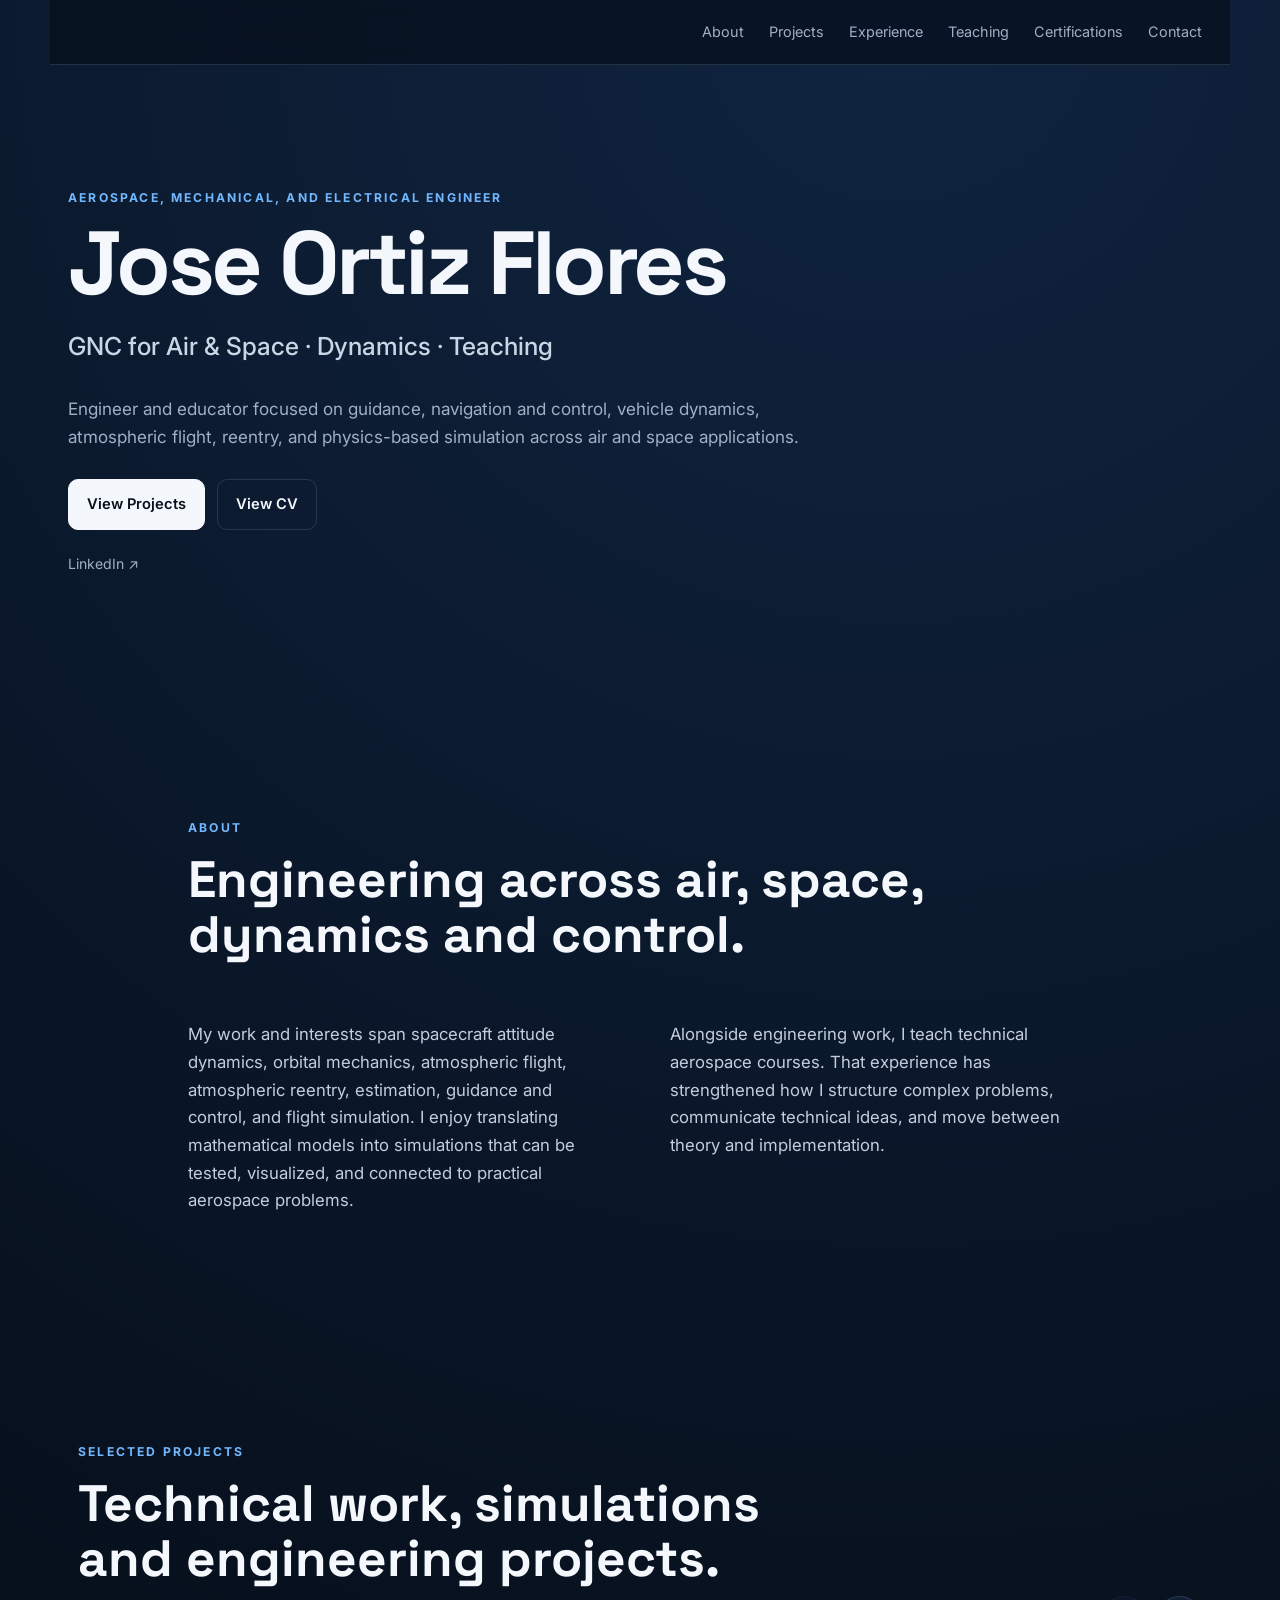
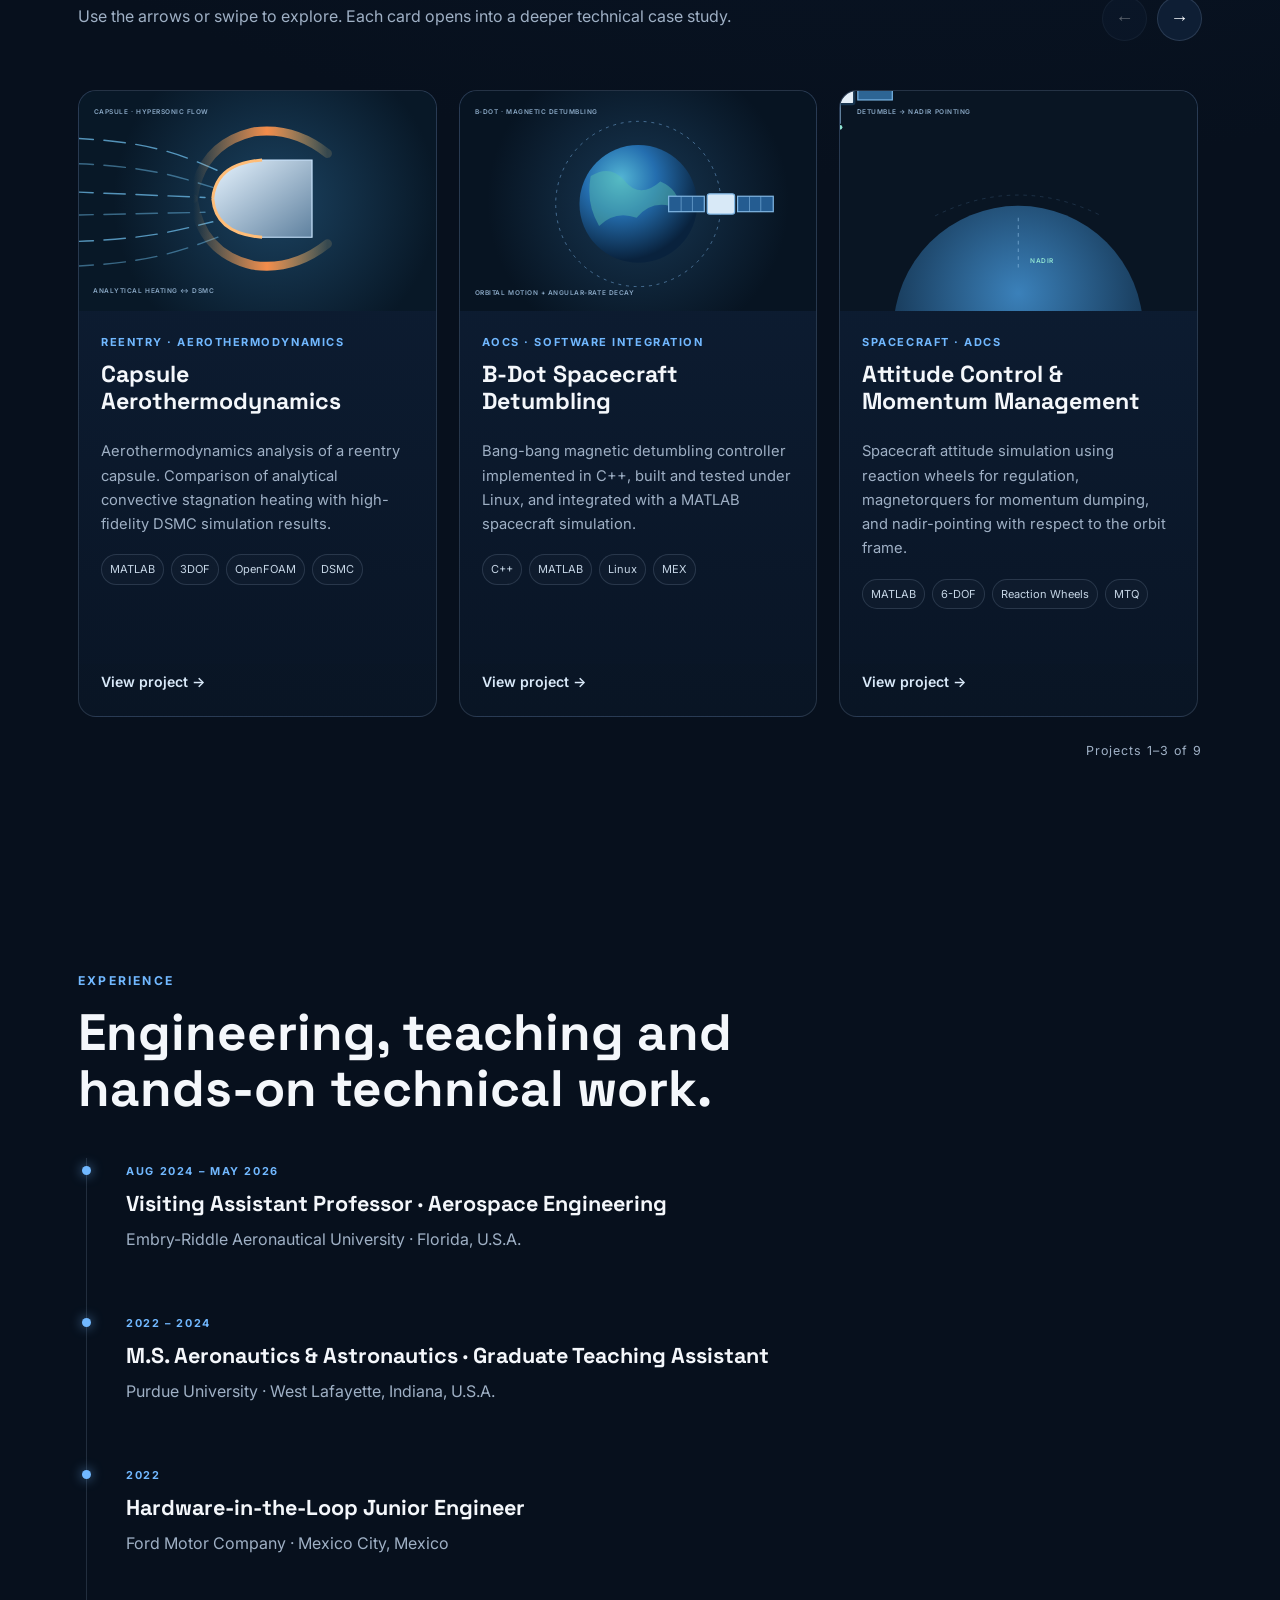
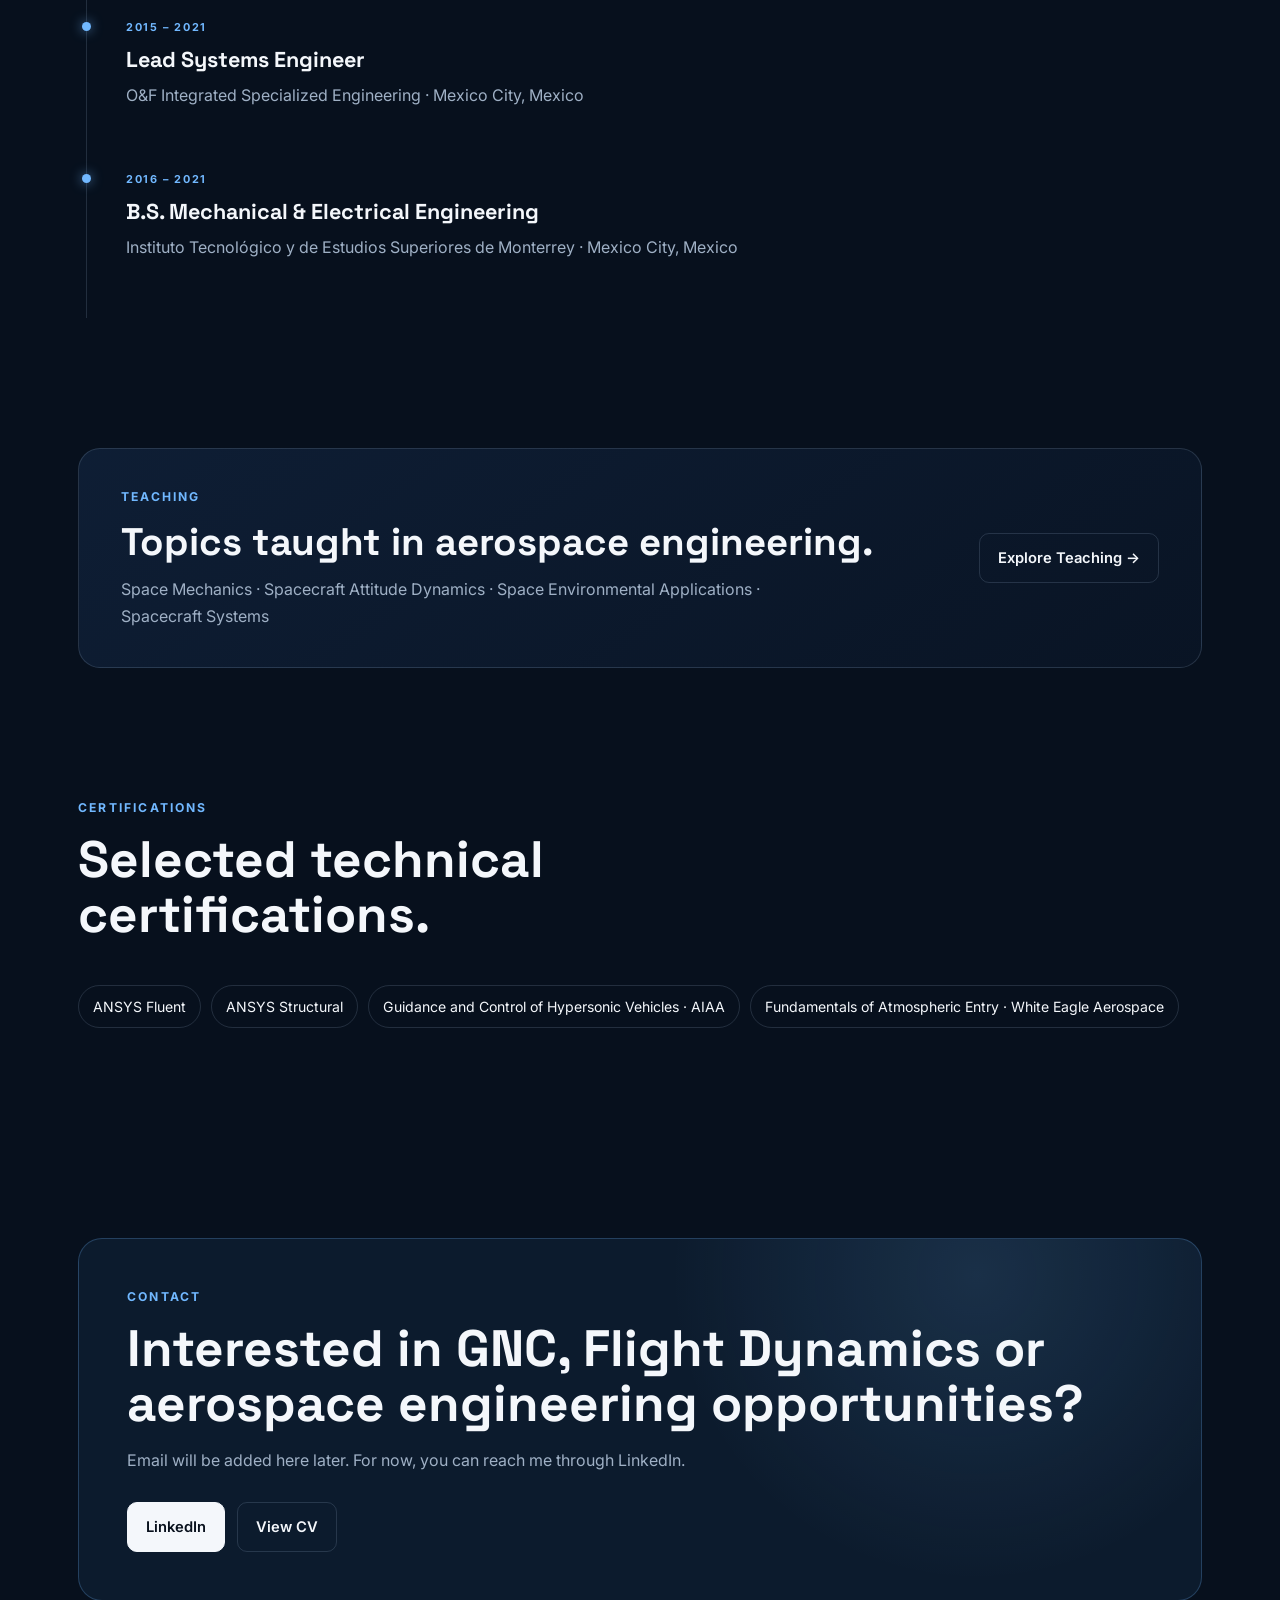
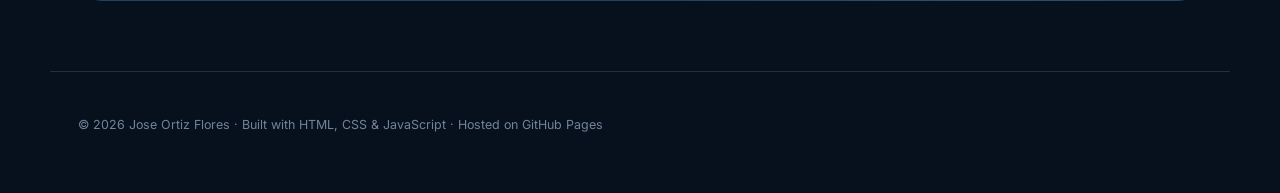
<file: index.html>
<!DOCTYPE html>

<html lang="en">
<head>
<meta charset="utf-8"/>
<meta content="width=device-width, initial-scale=1.0" name="viewport"/>
<meta content="Jose Ortiz Flores — Aerospace, Mechanical, and Electrical Engineer focused on GNC for air and space, dynamics, and teaching." name="description"/>
<title>Jose Ortiz Flores | GNC for Air &amp; Space</title>
<link href="https://fonts.googleapis.com" rel="preconnect"/>
<link crossorigin="" href="https://fonts.gstatic.com" rel="preconnect"/>
<link href="https://fonts.googleapis.com/css2?family=Inter:wght@400;500;600;700&amp;family=Space+Grotesk:wght@500;600;700&amp;display=swap" rel="stylesheet"/>
<link href="style.css" rel="stylesheet"/>
</head>
<body>
<header class="site-header">
<div aria-hidden="true" class="brand-spacer"></div>
<nav aria-label="Primary navigation" class="nav">
<a href="#about">About</a>
<a href="#projects">Projects</a>
<a href="#experience">Experience</a>
<a href="teaching.html">Teaching</a>
<a href="#certifications">Certifications</a>
<a href="#contact">Contact</a>
</nav>
</header>
<main>
<section class="hero section hero-no-visual" id="home">
<div class="hero-copy reveal">
<p class="eyebrow">AEROSPACE, MECHANICAL, AND ELECTRICAL ENGINEER</p>
<h1>Jose Ortiz Flores</h1>
<h2>GNC for Air &amp; Space · Dynamics · Teaching</h2>
<p class="hero-text">Engineer and educator focused on guidance, navigation and control, vehicle dynamics, atmospheric flight, reentry, and physics-based simulation across air and space applications.</p>
<div class="hero-actions">
<a class="button primary" href="#projects">View Projects</a>
<a class="button secondary" href="assets/CV_JOF_Aug_2026.pdf" rel="noopener" target="_blank">View CV</a>
</div>
<div class="hero-links">
<a href="https://www.linkedin.com/in/jose-ortiz-flores-11a485203" rel="noopener" target="_blank">LinkedIn ↗</a>
</div>
</div>
</section>
<section class="section narrow" id="about">
<div class="section-heading reveal">
<p class="eyebrow">ABOUT</p>
<h2>Engineering across air, space, dynamics and control.</h2>
</div>
<div class="about-grid reveal">
<p>My work and interests span spacecraft attitude dynamics, orbital mechanics, atmospheric flight, atmospheric reentry, estimation, guidance and control, and flight simulation. I enjoy translating mathematical models into simulations that can be tested, visualized, and connected to practical aerospace problems.</p>
<p>Alongside engineering work, I teach technical aerospace courses. That experience has strengthened how I structure complex problems, communicate technical ideas, and move between theory and implementation.</p>
</div>
</section>
<section class="section" id="projects">
<div class="projects-heading-row reveal">
<div class="section-heading">
<p class="eyebrow">SELECTED PROJECTS</p>
<h2>Technical work, simulations and engineering projects.</h2>
<p>Use the arrows or swipe to explore. Each card opens into a deeper technical case study.</p>
</div>
<div aria-label="Project carousel controls" class="carousel-controls">
<button aria-label="Previous projects" class="carousel-button" id="projects-prev" type="button">←</button>
<button aria-label="Next projects" class="carousel-button" id="projects-next" type="button">→</button>
</div>
</div>
<div aria-label="Selected projects" class="project-carousel reveal" id="project-carousel" tabindex="0"><article class="project-card"><a aria-label="Open capsule aerothermodynamics project" class="project-preview capsule-preview" href="projects/genesis-reentry.html"><svg aria-label="Animated hypersonic flow around a reentry capsule" role="img" viewbox="0 0 600 360"><defs><lineargradient id="capsuleShield" x1="0" x2="1" y1="0" y2="1"><stop offset="0" stop-color="#e7f4ff"></stop><stop offset="1" stop-color="#5f819f"></stop></lineargradient><lineargradient id="capsuleShock"><stop offset="0" stop-color="#ffbc67" stop-opacity="0"></stop><stop offset=".55" stop-color="#ff914b" stop-opacity=".95"></stop><stop offset="1" stop-color="#ffcf75" stop-opacity=".15"></stop></lineargradient></defs><g class="capsule-flow"><path d="M-120 72 C95 72 150 92 236 130"></path><path d="M-120 115 C100 115 145 133 225 157"></path><path d="M-120 160 L212 174"></path><path d="M-120 206 L212 199"></path><path d="M-120 250 C100 250 145 234 225 215"></path><path d="M-120 292 C95 292 150 272 236 240"></path></g><path class="capsule-shock" d="M192 176 Q205 85 292 64 Q360 54 418 100" fill="none" stroke="url(#capsuleShock)" stroke-linecap="round" stroke-width="15"></path><path class="capsule-shock" d="M192 176 Q205 267 292 288 Q360 298 418 252" fill="none" stroke="url(#capsuleShock)" stroke-linecap="round" stroke-width="15"></path><path d="M225 176 Q230 117 308 111 L392 111 L392 241 L308 241 Q230 235 225 176Z" fill="url(#capsuleShield)" stroke="#cbe6ff" stroke-width="2"></path><path d="M225 176 Q230 117 308 111" fill="none" stroke="#ffbd78" stroke-width="5"></path><path d="M225 176 Q230 235 308 241" fill="none" stroke="#ffbd78" stroke-width="5"></path><text x="25" y="33">CAPSULE · HYPERSONIC FLOW</text><text x="24" y="335">ANALYTICAL HEATING  ↔  DSMC</text></svg></a><div class="project-body"><div class="project-meta">REENTRY · AEROTHERMODYNAMICS</div><h3>Capsule Aerothermodynamics</h3><p>Aerothermodynamics analysis of a reentry capsule. Comparison of analytical convective stagnation heating with high-fidelity DSMC simulation results.</p><div class="tags"><span>MATLAB</span><span>3DOF</span><span>OpenFOAM</span><span>DSMC</span></div><a class="project-link" href="projects/genesis-reentry.html">View project →</a></div></article>
<article class="project-card">
<a aria-label="Open B-dot spacecraft detumbling project" class="project-preview bdot-orbit-preview" href="projects/bdot-detumbling.html"><svg aria-label="Satellite orbiting Earth and progressively detumbling" role="img" viewbox="0 0 600 360"><defs><radialgradient cx="35%" cy="28%" id="bdotNewEarth" r="70%"><stop stop-color="#53b5d4"></stop><stop offset=".43" stop-color="#246eaf"></stop><stop offset="1" stop-color="#09223d"></stop></radialgradient></defs><circle cx="300" cy="185" fill="url(#bdotNewEarth)" r="99"></circle><path d="M220 138 Q253 117 278 147 T337 147 Q370 161 369 194 Q326 173 297 208 Q261 195 234 222 Q211 183 220 138Z" fill="#5ac2b0" opacity=".45"></path><circle cx="300" cy="185" fill="none" opacity=".55" r="139" stroke="#80b9ee" stroke-dasharray="5 8" stroke-width="1.5"></circle><g class="bdot-orbit"><g class="bdot-orbit-body"><rect fill="#d8e9f7" height="34" rx="4" stroke="#82b8e5" stroke-width="2" width="46" x="-23" y="-17"></rect><rect fill="#245c91" height="26" stroke="#82b8e5" stroke-width="2" width="60" x="-88" y="-13"></rect><path d="M-67 -13V13M-48 -13V13" stroke="#82b8e5"></path><rect fill="#245c91" height="26" stroke="#82b8e5" stroke-width="2" width="60" x="28" y="-13"></rect><path d="M48 -13V13M67 -13V13" stroke="#82b8e5"></path></g></g><text x="25" y="34">B-DOT · MAGNETIC DETUMBLING</text><text x="25" y="338">ORBITAL MOTION  +  ANGULAR-RATE DECAY</text></svg></a>
<div class="project-body"><div class="project-meta">AOCS · SOFTWARE INTEGRATION</div><h3>B-Dot Spacecraft Detumbling</h3><p>Bang-bang magnetic detumbling controller implemented in C++, built and tested under Linux, and integrated with a MATLAB spacecraft simulation.</p><div class="tags"><span>C++</span><span>MATLAB</span><span>Linux</span><span>MEX</span></div><a class="project-link" href="projects/bdot-detumbling.html">View project →</a></div>
</article>
<article class="project-card">
<a aria-label="Open spacecraft attitude control project" class="project-preview detumble-preview" href="projects/spacecraft-adcs.html">
<svg aria-label="Satellite detumbling and settling into nadir pointing" role="img" viewbox="0 0 600 360">
<defs>
<radialgradient cx="50%" cy="35%" id="earthGlow" r="65%"><stop offset="0" stop-color="#3f8ac7"></stop><stop offset="1" stop-color="#102b45"></stop></radialgradient>
</defs>
<circle cx="300" cy="398" fill="url(#earthGlow)" opacity=".92" r="210"></circle>
<path d="M160 205 Q300 135 440 205" fill="none" stroke="currentColor" stroke-dasharray="6 8" stroke-opacity=".25"></path>
<g class="detumble-sat">
<rect class="sat-core" height="34" rx="3" width="48" x="-24" y="-17"></rect>
<rect class="sat-panel" height="20" width="58" x="-88" y="-10"></rect><rect class="sat-panel" height="20" width="58" x="30" y="-10"></rect>
<line class="nadir-boom" x1="0" x2="0" y1="17" y2="50"></line>
<circle class="nadir-dot" cx="0" cy="56" r="4"></circle>
</g>
<path class="nadir-line" d="M300 208 L300 294"></path>
<text x="28" y="34">DETUMBLE → NADIR POINTING</text>
<text class="nadir-label" x="320" y="284">NADIR</text>
</svg>
</a>
<div class="project-body">
<div class="project-meta">SPACECRAFT · ADCS</div>
<h3>Attitude Control &amp; Momentum Management</h3>
<p>Spacecraft attitude simulation using reaction wheels for regulation, magnetorquers for momentum dumping, and nadir-pointing with respect to the orbit frame.</p>
<div class="tags"><span>MATLAB</span><span>6-DOF</span><span>Reaction Wheels</span><span>MTQ</span></div>
<a class="project-link" href="projects/spacecraft-adcs.html">View project →</a>
</div>
</article>
<article class="project-card">
<a aria-label="Open relative navigation project" class="project-preview rendezvous-preview" href="projects/relative-navigation.html">
<svg aria-label="Animated relative rendezvous trajectory" role="img" viewbox="0 0 600 360">
<defs><pattern height="30" id="rvGrid" patternunits="userSpaceOnUse" width="30"><path d="M30 0H0V30" fill="none" stroke="currentColor" stroke-opacity=".09"></path></pattern></defs>
<rect fill="url(#rvGrid)" height="360" width="600"></rect>
<circle class="chief" cx="300" cy="180" r="20"></circle>
<path class="trajectory" d="M72 265 C160 72 430 315 300 180"></path>
<circle class="deputy" r="8"><animatemotion dur="5s" path="M72 265 C160 72 430 315 300 180" repeatcount="indefinite"></animatemotion></circle>
<circle class="range-ring" cx="300" cy="180" r="60"></circle><circle class="range-ring" cx="300" cy="180" r="108"></circle>
<text x="320" y="172">CHIEF</text><text x="28" y="34">RELATIVE NAVIGATION</text>
</svg>
</a>
<div class="project-body">
<div class="project-meta">GNC · ESTIMATION</div>
<h3>Relative Navigation &amp; Rendezvous</h3>
<p>Range and camera measurements fused with an EKF, paired with constrained model predictive control for deputy-to-chief rendezvous.</p>
<div class="tags"><span>Python</span><span>EKF</span><span>MPC</span><span>HCW</span></div>
<a class="project-link" href="projects/relative-navigation.html">View project →</a>
</div>
</article>

<article class="project-card">
<a aria-label="Open atmospheric reentry project" class="project-preview reentry-preview" href="projects/reentry-guidance.html">
<svg aria-label="Blunt capsule entering heat-shield-first through the atmosphere with a glowing plasma wake" role="img" viewbox="0 0 600 360">
<circle class="planet-disc" cx="300" cy="430" r="260"></circle>
<circle class="atmosphere-ring" cx="300" cy="430" r="292"></circle>
<path class="entry-path" d="M40 78 C160 102 210 118 260 165 C302 205 330 235 355 268"></path>
<path class="corridor-edge" d="M65 46 C175 70 250 95 315 160"></path><path class="corridor-edge" d="M57 112 C160 128 221 145 276 198"></path>
<g class="reentry-vehicle">
<g class="capsule-shape" transform="rotate(270)">
<path d="M-11 -13 Q1 -18 12 -10 L18 6 Q4 18 -12 13 L-18 4 Z"></path>
<path class="capsule-shield" d="M-18 4 Q1 18 18 6"></path>
<line class="capsule-panel" x1="-8" x2="10" y1="-9" y2="-6"></line>
</g>
<animatemotion dur="5.2s" path="M40 78 C160 102 210 118 260 165 C302 205 330 235 355 268" repeatcount="indefinite" rotate="auto"></animatemotion>
</g>
<text x="28" y="32">ENTRY CORRIDOR + GUIDANCE</text>
</svg>
</a>
<div class="project-body">
<div class="project-meta">REENTRY · OPTIMAL CONTROL</div>
<h3>Atmospheric Reentry Guidance &amp; Entry Corridor</h3>
<p>Entry-corridor analysis and constrained atmospheric trajectory optimization, combined with Purdue research on reentry guidance using sequential convex programming and trust-region strategies.</p>
<div class="tags"><span>Reentry</span><span>SCP</span><span>Trajectory Optimization</span><span>MATLAB</span></div>
<a class="project-link" href="projects/reentry-guidance.html">View project →</a>
</div>
</article>
<article class="project-card">
<a aria-label="Open halo orbit relative control project" class="project-preview halo-preview" href="projects/halo-relative-control.html">
<svg aria-label="Two spacecraft maintaining relative motion in a Sun-Earth L2 halo orbit" role="img" viewbox="0 0 600 360">
<circle class="sun-dot" cx="92" cy="180" r="38"></circle><circle class="earth-dot" cx="458" cy="180" r="10"></circle>
<circle class="l2-dot" cx="500" cy="180" r="5"></circle><text x="511" y="176">L2</text>
<ellipse class="halo-orbit" cx="500" cy="180" rx="48" ry="108" transform="rotate(-8 500 180)"></ellipse>
<g class="halo-chief"><circle cx="0" cy="0" r="8"></circle><animatemotion dur="7s" path="M500 72 C548 72 548 288 500 288 C452 288 452 72 500 72" repeatcount="indefinite"></animatemotion></g><g class="halo-deputy"><circle cx="0" cy="0" r="6"></circle><animatemotion begin="-.16s" dur="7s" path="M500 85 C541 85 541 275 500 275 C459 275 459 85 500 85" repeatcount="indefinite"></animatemotion></g>
<text x="28" y="32">SUN–EARTH L2 FORMATION CONTROL</text>
</svg>
</a>
<div class="project-body">
<div class="project-meta">CR3BP · FORMATION FLYING</div>
<h3>Station Keeping &amp; Formation Flying at Sun–Earth L2</h3>
<p>Lyapunov-based station keeping and chief–deputy formation control in nonlinear Sun–Earth L2 dynamics.</p>
<div class="tags"><span>CR3BP</span><span>Lyapunov Control</span><span>Halo Orbit</span><span>MATLAB</span></div>
<a class="project-link" href="projects/halo-relative-control.html">View project →</a>
</div>
</article>
<article class="project-card">
<a aria-label="Open solar sail optimal control project" class="project-preview solar-sail-preview" href="projects/solar-sail-optimal-control.html">
<svg aria-label="Solar sail driven by yellow solar-radiation rays toward a near-Earth asteroid" role="img" viewbox="0 0 600 360">
<g class="solar-ray-field">
<g class="solar-rays ray-copy-a">
<path d="M0 62 C150 66 310 72 600 84"></path>
<path d="M0 112 C160 116 330 120 600 126"></path>
<path d="M0 162 C170 162 350 163 600 166"></path>
<path d="M0 212 C160 208 340 204 600 196"></path>
<path d="M0 262 C150 252 315 240 600 218"></path>
<path d="M0 310 C145 296 310 276 600 244"></path>
</g>
<g class="solar-rays ray-copy-b" transform="translate(-600 0)">
<path d="M0 62 C150 66 310 72 600 84"></path>
<path d="M0 112 C160 116 330 120 600 126"></path>
<path d="M0 162 C170 162 350 163 600 166"></path>
<path d="M0 212 C160 208 340 204 600 196"></path>
<path d="M0 262 C150 252 315 240 600 218"></path>
<path d="M0 310 C145 296 310 276 600 244"></path>
</g>
</g>
<path class="solar-nominal" d="M72 276 C168 192 226 125 300 95 C379 63 436 76 488 98"></path>
<path class="solar-recovery" d="M72 276 C168 192 226 125 300 95 C332 82 351 113 364 151 C382 192 432 128 488 98"></path>
<path class="solar-safe" d="M326 110 C344 120 355 134 364 151"></path>
<g class="nea-asteroid" transform="translate(510 96)"><path d="M-21 -8 L-11 -20 L6 -17 L20 -6 L15 12 L3 20 L-15 14 L-22 3 Z"></path><circle cx="-8" cy="-5" r="3.5"></circle><circle cx="8" cy="6" r="3"></circle><circle cx="3" cy="-10" r="2"></circle></g>
<text class="nea-label" x="486" y="139">NEA</text>
<g class="solar-sail">
<path d="M-18 0 L0 -18 L18 0 L0 18 Z"></path>
<line x1="-13" x2="13" y1="-13" y2="13"></line><line x1="13" x2="-13" y1="-13" y2="13"></line>
</g>
<text x="28" y="32">SOLAR-SAIL OPTIMAL CONTROL</text>
<text class="solar-label" x="370" y="205">SAFE MODE + RECOVERY</text>
</svg>
</a>
<div class="project-body">
<div class="project-meta">OPTIMAL CONTROL · TRAJECTORY RECOVERY</div>
<h3>Solar Sail Trajectory Optimization &amp; Missed-Thrust Recovery</h3>
<p>Minimum-time solar-sail asteroid rendezvous using indirect optimal control, followed by trajectory replanning after an 8-day safe-mode event.</p>
<div class="tags"><span>Indirect Optimal Control</span><span>Solar Sail</span><span>Safe Mode</span><span>Replanning</span></div>
<a class="project-link" href="projects/solar-sail-optimal-control.html">View project →</a>
</div>
</article>
<article class="project-card">
<a aria-label="Open aerogravity assist project" class="project-preview aga-preview" href="projects/aerogravity-assist.html">
<svg aria-label="Aerogravity-assist flyby curving around Venus and skimming its upper atmosphere" role="img" viewbox="0 0 600 360">
<defs><marker id="agaArrow" markerheight="8" markerwidth="8" orient="auto" refx="7" refy="3"><path d="M0,0 L0,6 L7,3 z"></path></marker></defs>
<circle class="venus-disc" cx="330" cy="220" r="83"></circle>
<circle class="venus-atm" cx="330" cy="220" r="101"></circle>
<path class="aga-guide-path" d="M32 292 C120 291 188 274 234 238 C275 206 287 161 321 132 C364 95 430 80 568 88"></path>
<path class="aga-main-path" d="M32 292 C120 291 188 274 234 238 C275 206 287 161 321 132 C364 95 430 80 568 88" marker-end="url(#agaArrow)"></path>
<path class="aga-atmospheric" d="M247 228 C278 197 289 158 321 132 C342 114 368 102 395 95"></path>
<circle class="periapsis-mark" cx="321" cy="132" r="5"></circle>
<g class="waverider"><path d="M-15 -8 L16 0 L-15 8 L-7 0 Z"></path></g>
<text x="28" y="32">VENUS AEROGRAVITY ASSIST</text>
<text class="aga-label" x="397" y="119">AGA</text>
<text class="atmosphere-label" x="336" y="155">UPPER ATMOSPHERE</text>
</svg>
</a>
<div class="project-body">
<div class="project-meta">HYPERSONICS · TRAJECTORY OPTIMIZATION</div>
<h3>Trajectory Optimization for Aerogravity Assist</h3>
<p>Optimal Venus atmospheric trajectory for a waverider, maximizing departure velocity by reducing drag losses while exploiting aerodynamic lift.</p>
<div class="tags"><span>Optimal Control</span><span>Waverider</span><span>Venus</span><span>bvp4c</span></div>
<a class="project-link" href="projects/aerogravity-assist.html">View project →</a>
</div>
</article>
<article class="project-card">
<a aria-label="Open SAE Aero Design project" class="project-preview aircraft-preview" href="projects/sae-aero-design.html">
<img alt="SAE Aero Design RC cargo aircraft in flight" class="sae-project-photo" src="assets/images/sae-2018.jpg">
</img></a>
<div class="project-body">
<div class="project-meta">AIRCRAFT DESIGN · SAE</div>
<h3>SAE Aero Design Aircraft</h3>
<p>Design, manufacturing and flight competition work spanning structures, aerodynamics, stability &amp; control, propulsion and team leadership.</p>
<div class="tags"><span>Structures</span><span>Flight Dynamics</span><span>FEA</span><span>Manufacturing</span></div>
<a class="project-link" href="projects/sae-aero-design.html">View project →</a>
</div>
</article>
</div>
<div class="carousel-status reveal"><span id="project-position">Projects 1–3 of 8</span></div>
</section>
<section class="section" id="experience">
<div class="section-heading reveal"><p class="eyebrow">EXPERIENCE</p><h2>Engineering, teaching and hands-on technical work.</h2></div>
<div class="timeline reveal">
<div class="timeline-item"><div><span class="timeline-dot"></span></div><div class="timeline-content"><p class="timeline-date">AUG 2024 – MAY 2026</p><h3>Visiting Assistant Professor · Aerospace Engineering</h3><p>Embry-Riddle Aeronautical University · Florida, U.S.A.</p></div></div>
<div class="timeline-item"><div><span class="timeline-dot"></span></div><div class="timeline-content"><p class="timeline-date">2022 – 2024</p><h3>M.S. Aeronautics &amp; Astronautics · Graduate Teaching Assistant</h3><p>Purdue University · West Lafayette, Indiana, U.S.A.</p></div></div>
<div class="timeline-item"><div><span class="timeline-dot"></span></div><div class="timeline-content"><p class="timeline-date">2022</p><h3>Hardware-in-the-Loop Junior Engineer</h3><p>Ford Motor Company · Mexico City, Mexico</p></div></div>
<div class="timeline-item"><div><span class="timeline-dot"></span></div><div class="timeline-content"><p class="timeline-date">2015 – 2021</p><h3>Lead Systems Engineer</h3><p>O&amp;F Integrated Specialized Engineering · Mexico City, Mexico</p></div></div>
<div class="timeline-item"><div><span class="timeline-dot"></span></div><div class="timeline-content"><p class="timeline-date">2016 – 2021</p><h3>B.S. Mechanical &amp; Electrical Engineering</h3><p>Instituto Tecnológico y de Estudios Superiores de Monterrey · Mexico City, Mexico</p></div></div>
</div>
</section>
<section class="section teaching-home" id="teaching">
<div class="teaching-home-card reveal">
<div>
<p class="eyebrow">TEACHING</p>
<h2>Topics taught in aerospace engineering.</h2>
<p>Space Mechanics · Spacecraft Attitude Dynamics · Space Environmental Applications · <span class="no-wrap">Spacecraft Systems</span></p>
</div>
<a class="button secondary teaching-button" href="teaching.html">Explore Teaching →</a>
</div>
</section>
<section class="section" id="certifications">
<div class="section-heading reveal"><p class="eyebrow">CERTIFICATIONS</p><h2>Selected technical certifications.</h2></div>
<div class="cert-list reveal"><span>ANSYS Fluent</span><span>ANSYS Structural</span><span>Guidance and Control of Hypersonic Vehicles · AIAA</span><span>Fundamentals of Atmospheric Entry · White Eagle Aerospace</span></div>
</section>
<section class="section contact-section" id="contact">
<div class="contact-card reveal"><p class="eyebrow">CONTACT</p><h2>Interested in GNC, Flight Dynamics or aerospace engineering opportunities?</h2><p>Email will be added here later. For now, you can reach me through LinkedIn.</p><div class="contact-actions"><a class="button primary" href="https://www.linkedin.com/in/jose-ortiz-flores-11a485203" rel="noopener" target="_blank">LinkedIn</a><a class="button secondary" href="assets/CV_JOF_Aug_2026.pdf" rel="noopener" target="_blank">View CV</a></div></div>
</section>
</main>
<footer><p>© <span id="year"></span> Jose Ortiz Flores · Built with HTML, CSS &amp; JavaScript · Hosted on GitHub Pages</p></footer>
<script src="script.js"></script>
</body>
</html>
</file>
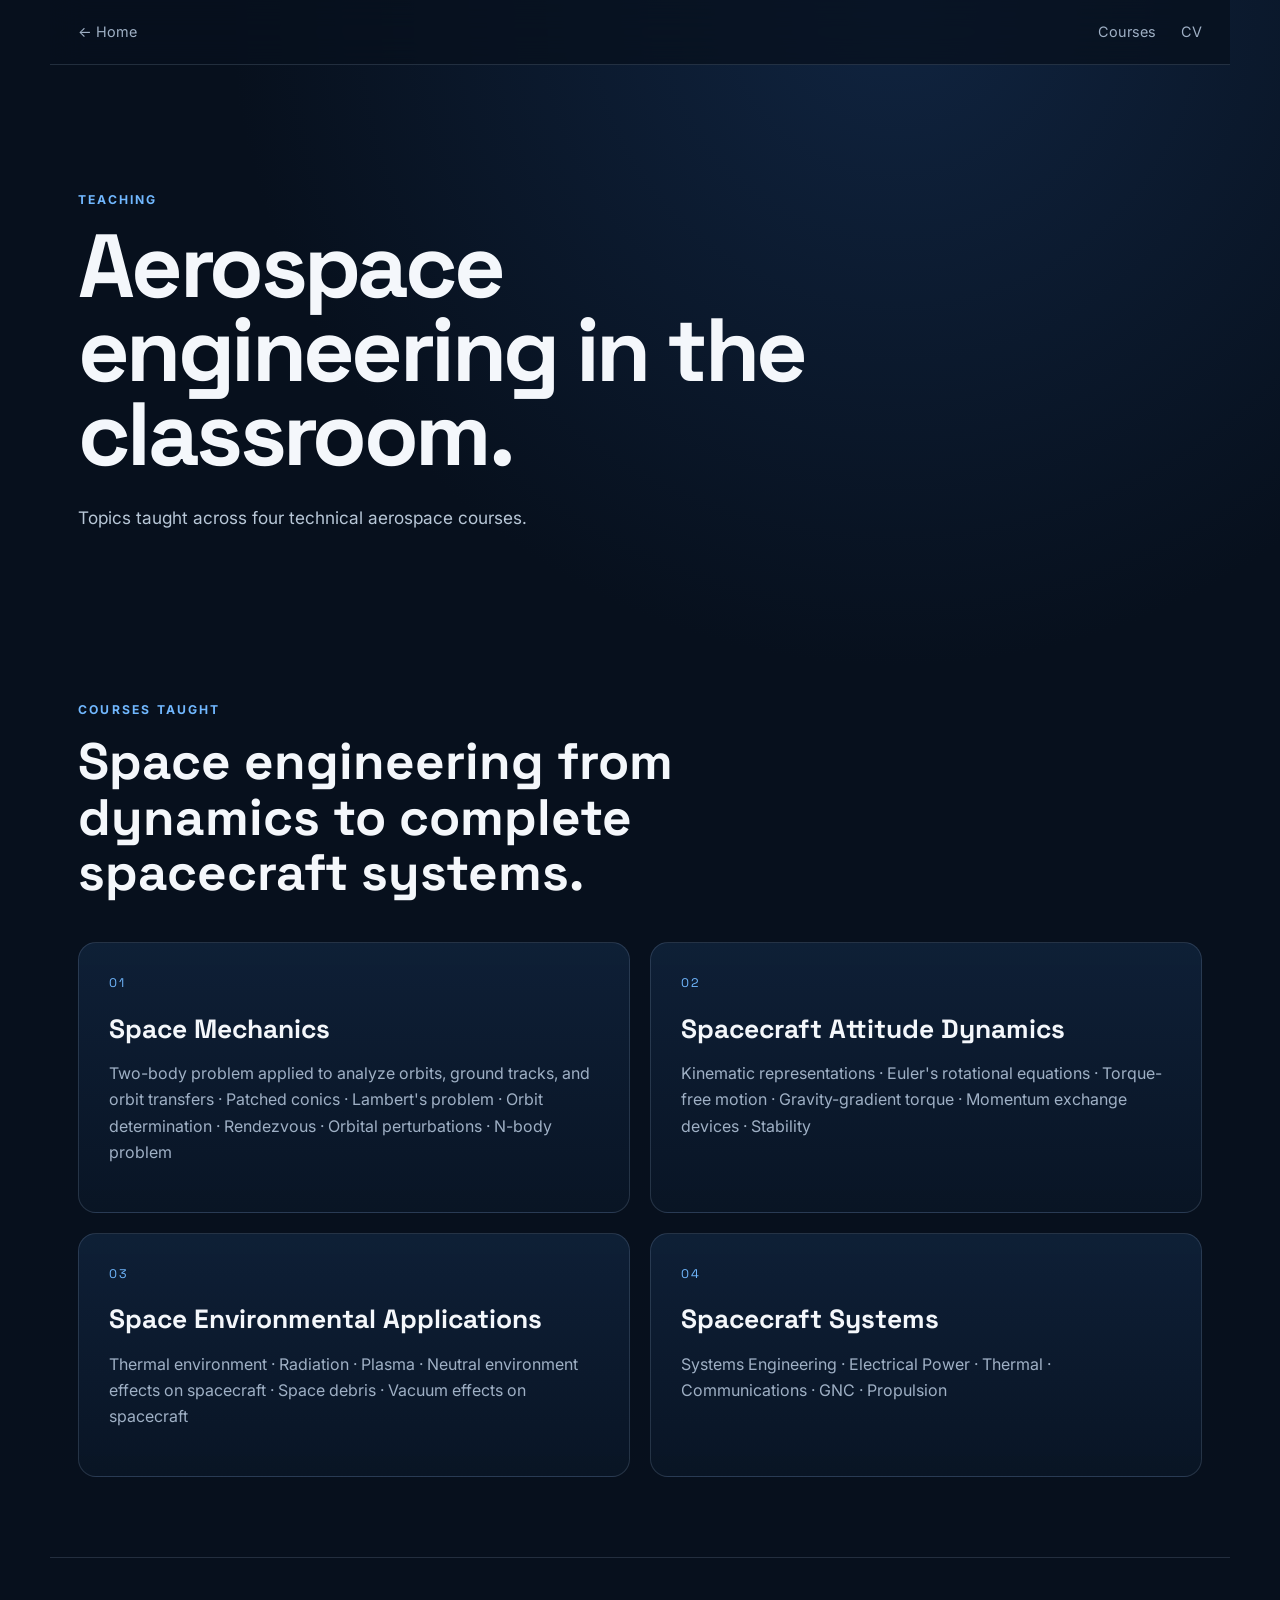
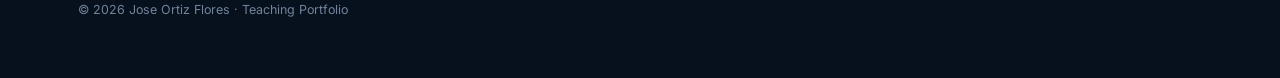
<file: teaching.html>
<!DOCTYPE html>
<html lang="en">
<head>
  <meta charset="UTF-8" />
  <meta name="viewport" content="width=device-width, initial-scale=1.0" />
  <meta name="description" content="Teaching portfolio of Jose Ortiz Flores — aerospace engineering courses, classroom projects, demonstrations, and course materials." />
  <title>Teaching | Jose Ortiz Flores</title>
  <link rel="preconnect" href="https://fonts.googleapis.com">
  <link rel="preconnect" href="https://fonts.gstatic.com" crossorigin>
  <link href="https://fonts.googleapis.com/css2?family=Inter:wght@400;500;600;700&family=Space+Grotesk:wght@500;600;700&display=swap" rel="stylesheet">
  <link rel="stylesheet" href="style.css" />
  <link rel="stylesheet" href="teaching.css" />
</head>
<body>
  <header class="site-header teaching-header">
    <a class="back-home" href="index.html">← Home</a>
    <nav class="nav" aria-label="Teaching navigation">
      <a href="#courses">Courses</a>
      <a href="assets/CV_JOF_Aug_2026.pdf" target="_blank" rel="noopener">CV</a>
    </nav>
  </header>

  <main>
    <section class="teaching-hero section">
      <p class="eyebrow reveal">TEACHING</p>
      <h1 class="reveal">Aerospace engineering in the classroom.</h1>
      <p class="teaching-lead reveal">Topics taught across four technical aerospace courses.</p>
    </section>

    <section class="section teaching-section" id="courses">
      <div class="section-heading reveal">
        <p class="eyebrow">COURSES TAUGHT</p>
        <h2>Space engineering from dynamics to complete spacecraft systems.</h2>
      </div>

      <div class="course-grid reveal">
        <article class="course-card"><p class="course-number">01</p><h3>Space Mechanics</h3><p>Two-body problem applied to analyze orbits, ground tracks, and orbit transfers · Patched conics · Lambert's problem · Orbit determination · Rendezvous · Orbital perturbations · N-body problem</p></article>
        <article class="course-card"><p class="course-number">02</p><h3>Spacecraft Attitude Dynamics</h3><p>Kinematic representations · Euler's rotational equations · Torque-free motion · Gravity-gradient torque · Momentum exchange devices · Stability</p></article>
        <article class="course-card"><p class="course-number">03</p><h3>Space Environmental Applications</h3><p>Thermal environment · Radiation · Plasma · Neutral environment effects on spacecraft · Space debris · Vacuum effects on spacecraft</p></article>
        <article class="course-card"><p class="course-number">04</p><h3>Spacecraft Systems</h3><p>Systems Engineering · Electrical Power · Thermal · Communications · GNC · Propulsion</p></article>
      </div>
    </section>

  </main>

  <footer><p>© <span id="year"></span> Jose Ortiz Flores · Teaching Portfolio</p></footer>
  <script src="script.js"></script>
</body>
</html>
</file>
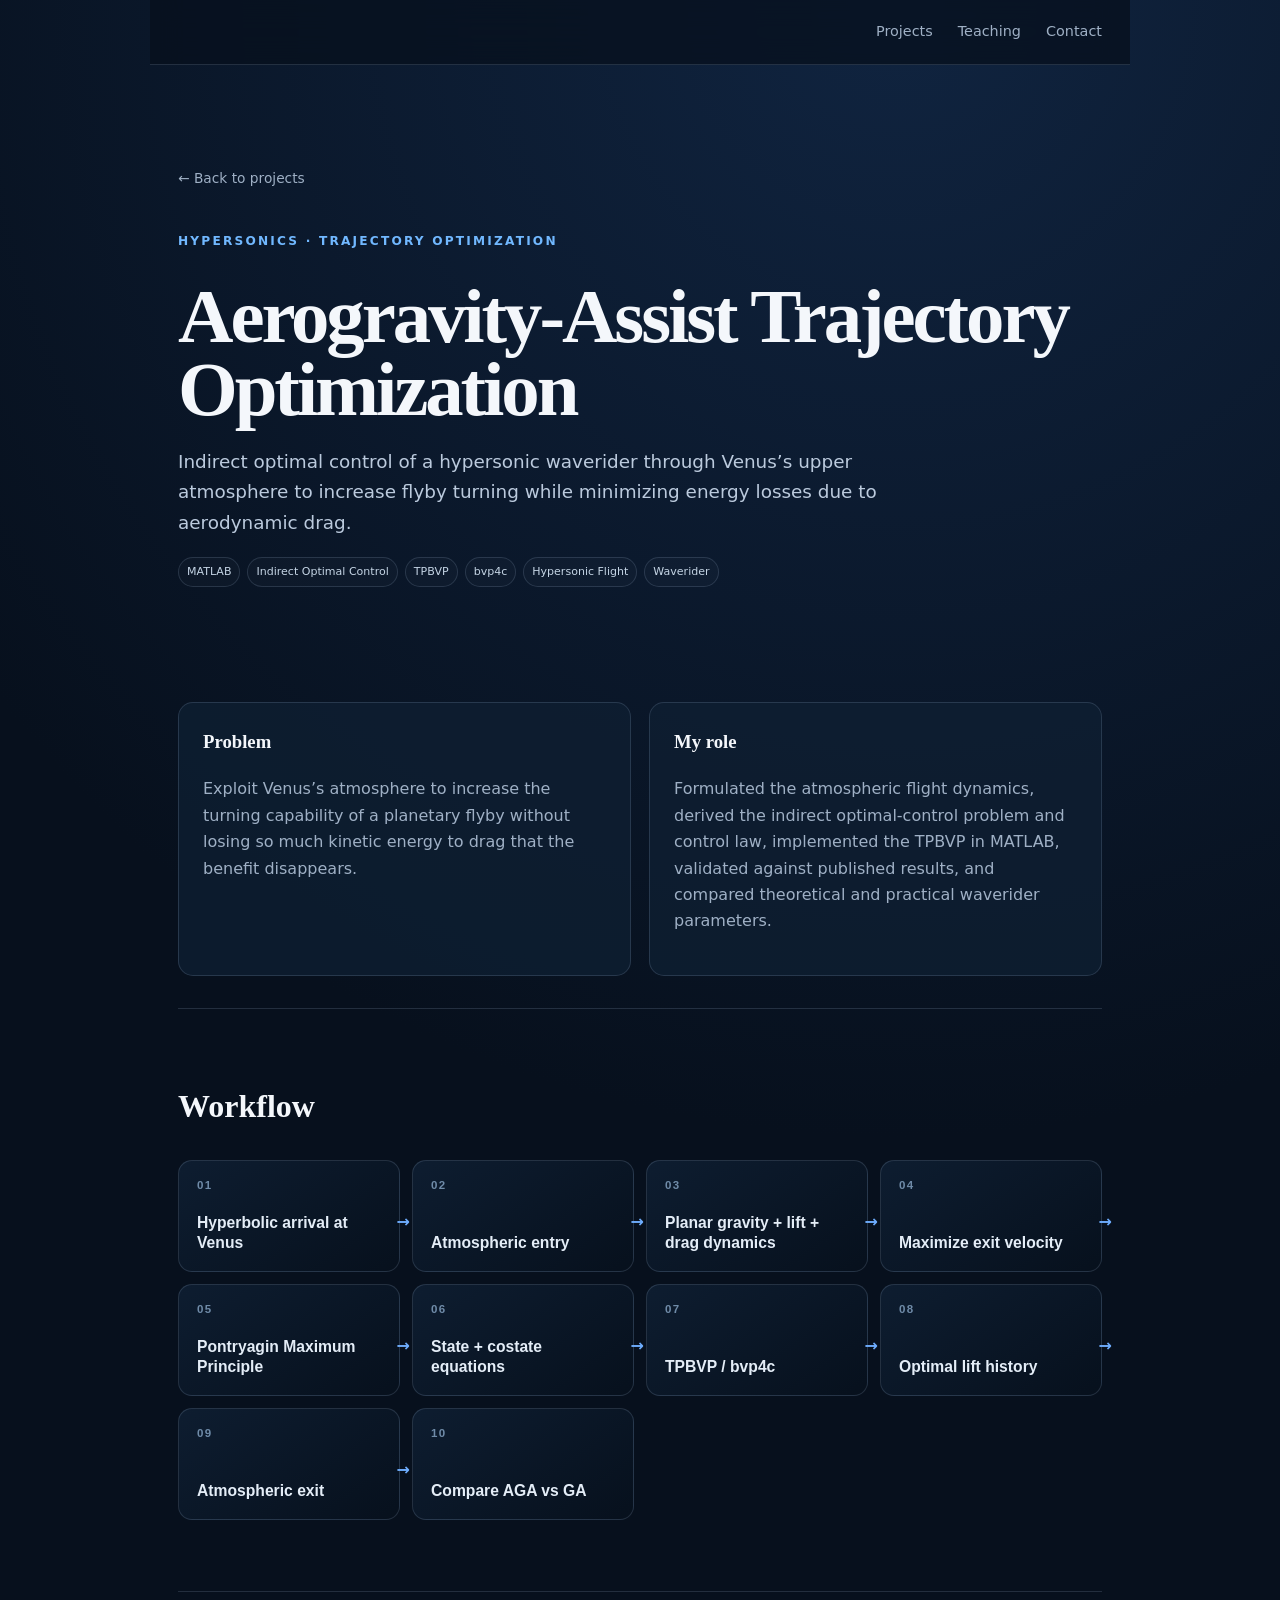
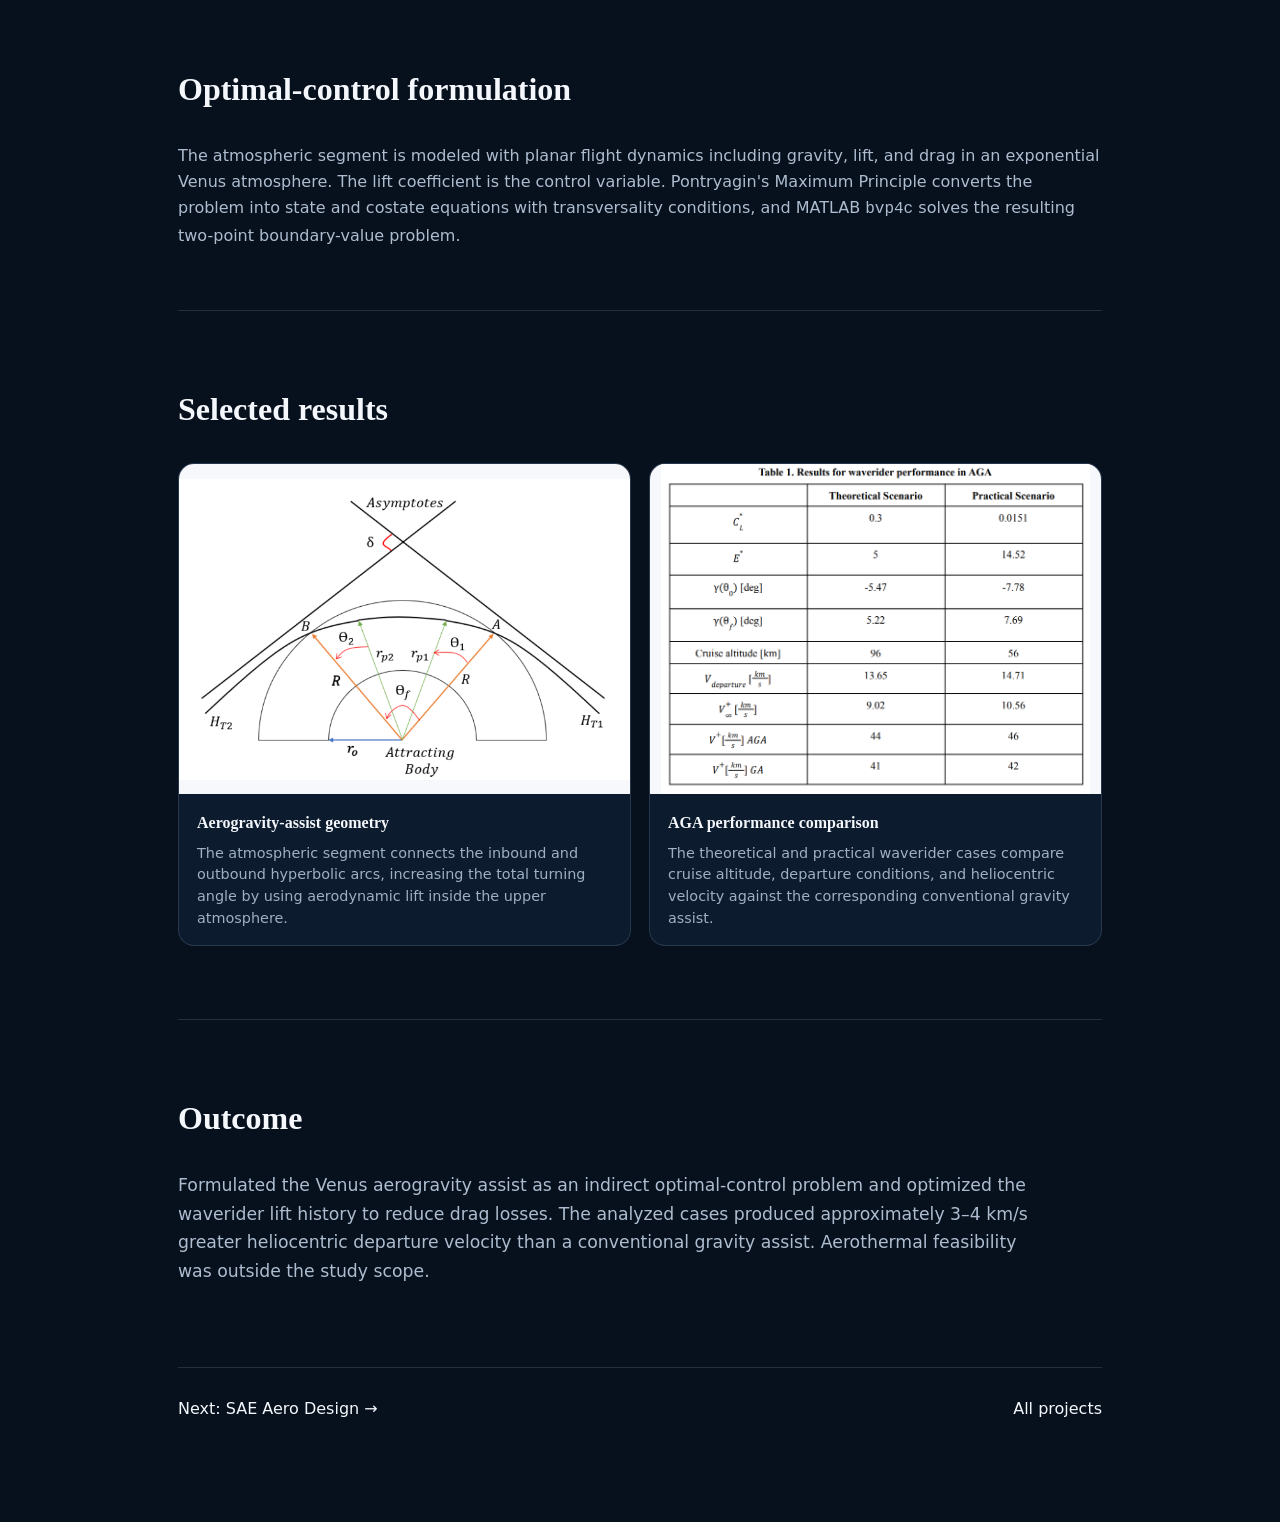
<file: projects/aerogravity-assist.html>
<!DOCTYPE html>
<html lang="en"><head><meta charset="utf-8"/><meta content="width=device-width,initial-scale=1" name="viewport"/><title>Aerogravity-Assist Trajectory Optimization | Jose Ortiz Flores</title><link href="project.css" rel="stylesheet"/></head><body class="project-page"><header class="site-header"><div aria-hidden="true" class="brand-spacer"></div><nav class="nav"><a href="../index.html#projects">Projects</a><a href="../teaching.html">Teaching</a><a href="../index.html#contact">Contact</a></nav></header><main><section class="project-hero"><a class="back-link" href="../index.html#projects">← Back to projects</a><p class="eyebrow" style="margin-top:40px">HYPERSONICS · TRAJECTORY OPTIMIZATION</p><h1>Aerogravity-Assist Trajectory Optimization</h1><p class="lead">Indirect optimal control of a hypersonic waverider through Venus’s upper atmosphere to increase flyby turning while minimizing energy losses due to aerodynamic drag.</p><div class="tags"><span>MATLAB</span><span>Indirect Optimal Control</span><span>TPBVP</span><span>bvp4c</span><span>Hypersonic Flight</span><span>Waverider</span></div></section><section class="project-content"><div class="case-grid"><div class="case-card"><h3>Problem</h3><p>Exploit Venus’s atmosphere to increase the turning capability of a planetary flyby without losing so much kinetic energy to drag that the benefit disappears.</p></div><div class="case-card"><h3>My role</h3><p>Formulated the atmospheric flight dynamics, derived the indirect optimal-control problem and control law, implemented the TPBVP in MATLAB, validated against published results, and compared theoretical and practical waverider parameters.</p></div></div><div class="project-section"><h2>Workflow</h2><div class="workflow"><div class="flow-step"><span>01</span><strong>Hyperbolic arrival at Venus</strong></div><div class="flow-step"><span>02</span><strong>Atmospheric entry</strong></div><div class="flow-step"><span>03</span><strong>Planar gravity + lift + drag dynamics</strong></div><div class="flow-step"><span>04</span><strong>Maximize exit velocity</strong></div><div class="flow-step"><span>05</span><strong>Pontryagin Maximum Principle</strong></div><div class="flow-step"><span>06</span><strong>State + costate equations</strong></div><div class="flow-step"><span>07</span><strong>TPBVP / bvp4c</strong></div><div class="flow-step"><span>08</span><strong>Optimal lift history</strong></div><div class="flow-step"><span>09</span><strong>Atmospheric exit</strong></div><div class="flow-step"><span>10</span><strong>Compare AGA vs GA</strong></div></div></div><div class="project-section"><h2>Optimal-control formulation</h2><p>The atmospheric segment is modeled with planar flight dynamics including gravity, lift, and drag in an exponential Venus atmosphere. The lift coefficient is the control variable. Pontryagin's Maximum Principle converts the problem into state and costate equations with transversality conditions, and MATLAB <code>bvp4c</code> solves the resulting two-point boundary-value problem.</p></div><div class="project-section"><h2>Selected results</h2><div class="results-grid"><figure class="result-card"><a href="../assets/results/aga-geometry-v5.png" rel="noopener" target="_blank"><img alt="Aerogravity-assist geometry" loading="lazy" src="../assets/results/aga-geometry-v5.png"/></a><figcaption><strong>Aerogravity-assist geometry</strong><span>The atmospheric segment connects the inbound and outbound hyperbolic arcs, increasing the total turning angle by using aerodynamic lift inside the upper atmosphere.</span></figcaption></figure><figure class="result-card"><a href="../assets/results/aga-results-table-v5.png" rel="noopener" target="_blank"><img alt="AGA performance comparison" loading="lazy" src="../assets/results/aga-results-table-v5.png"/></a><figcaption><strong>AGA performance comparison</strong><span>The theoretical and practical waverider cases compare cruise altitude, departure conditions, and heliocentric velocity against the corresponding conventional gravity assist.</span></figcaption></figure></div></div><div class="project-section outcome"><h2>Outcome</h2><p>Formulated the Venus aerogravity assist as an indirect optimal-control problem and optimized the waverider lift history to reduce drag losses. The analyzed cases produced approximately 3–4 km/s greater heliocentric departure velocity than a conventional gravity assist. Aerothermal feasibility was outside the study scope.</p></div><div class="next-project"><a href="sae-aero-design.html">Next: SAE Aero Design →</a><a href="../index.html#projects">All projects</a></div></section></main><script src="../script.js"></script></body></html>
</file>
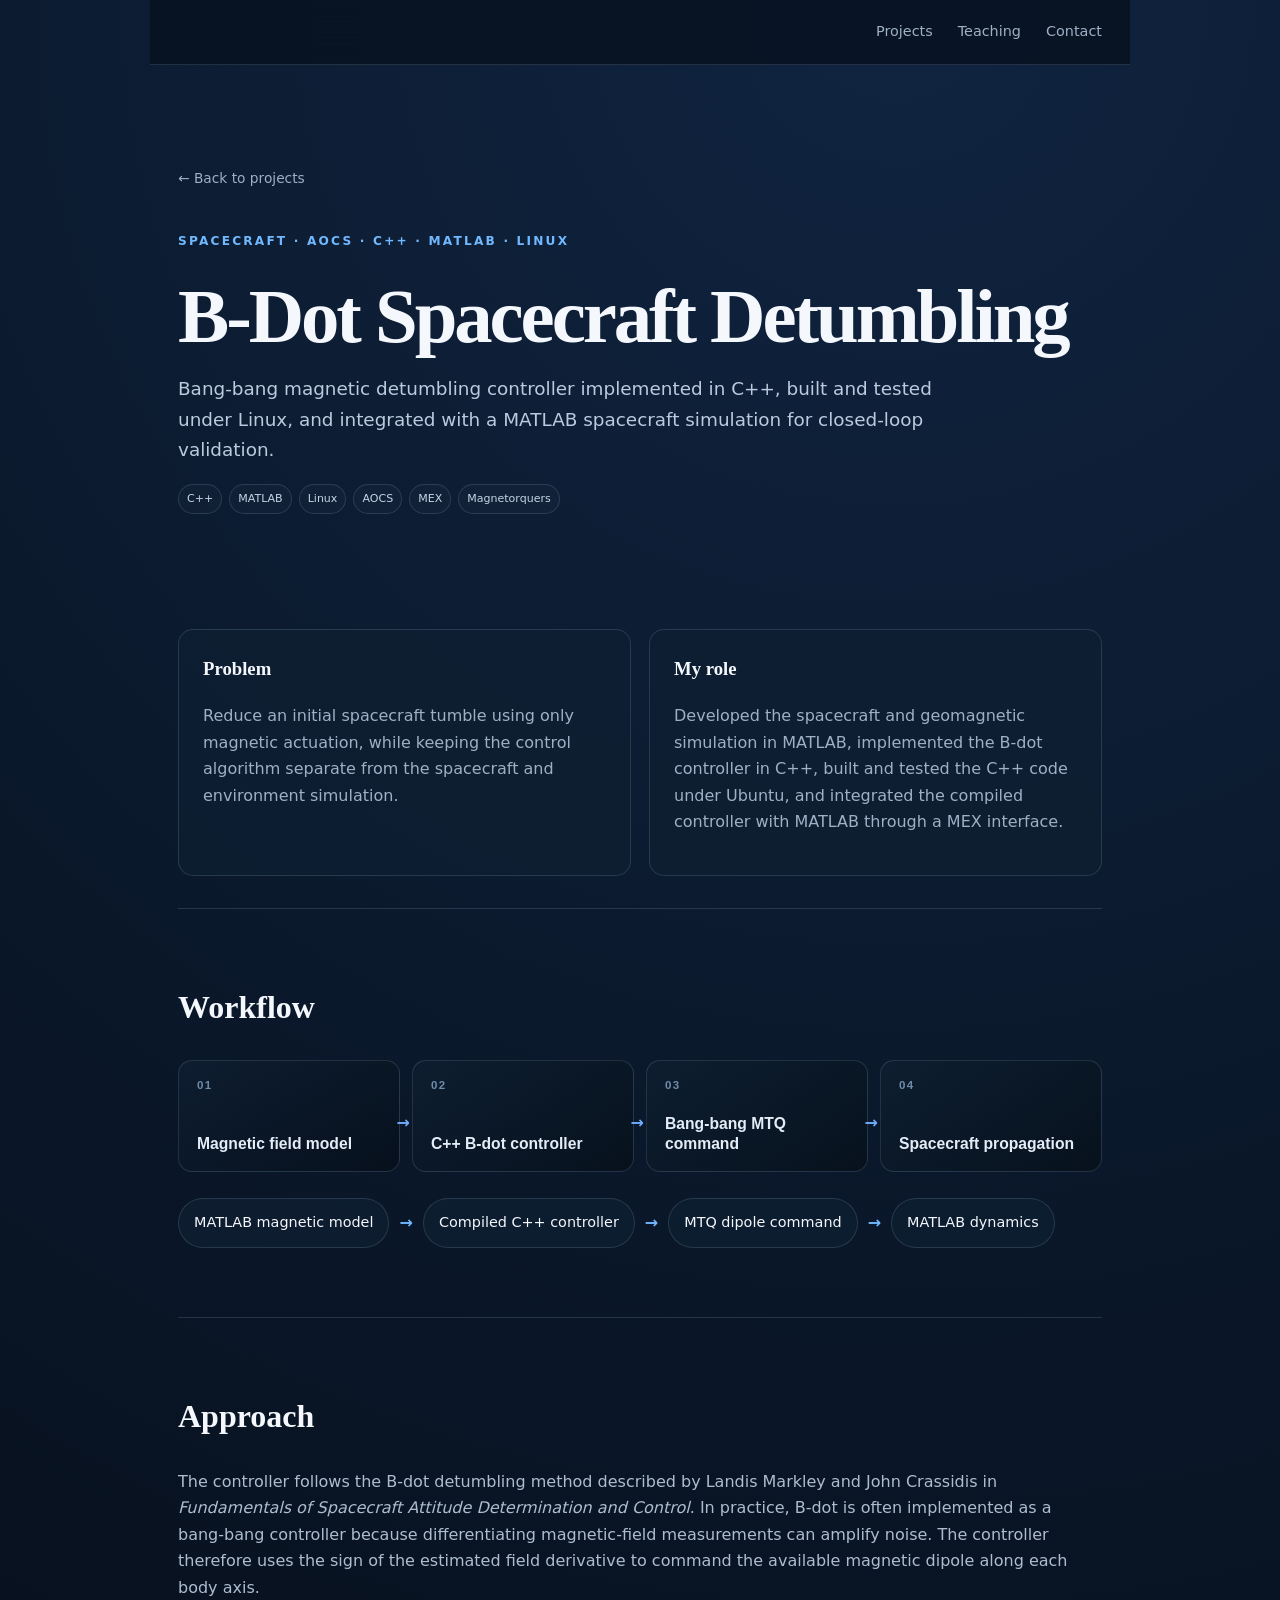
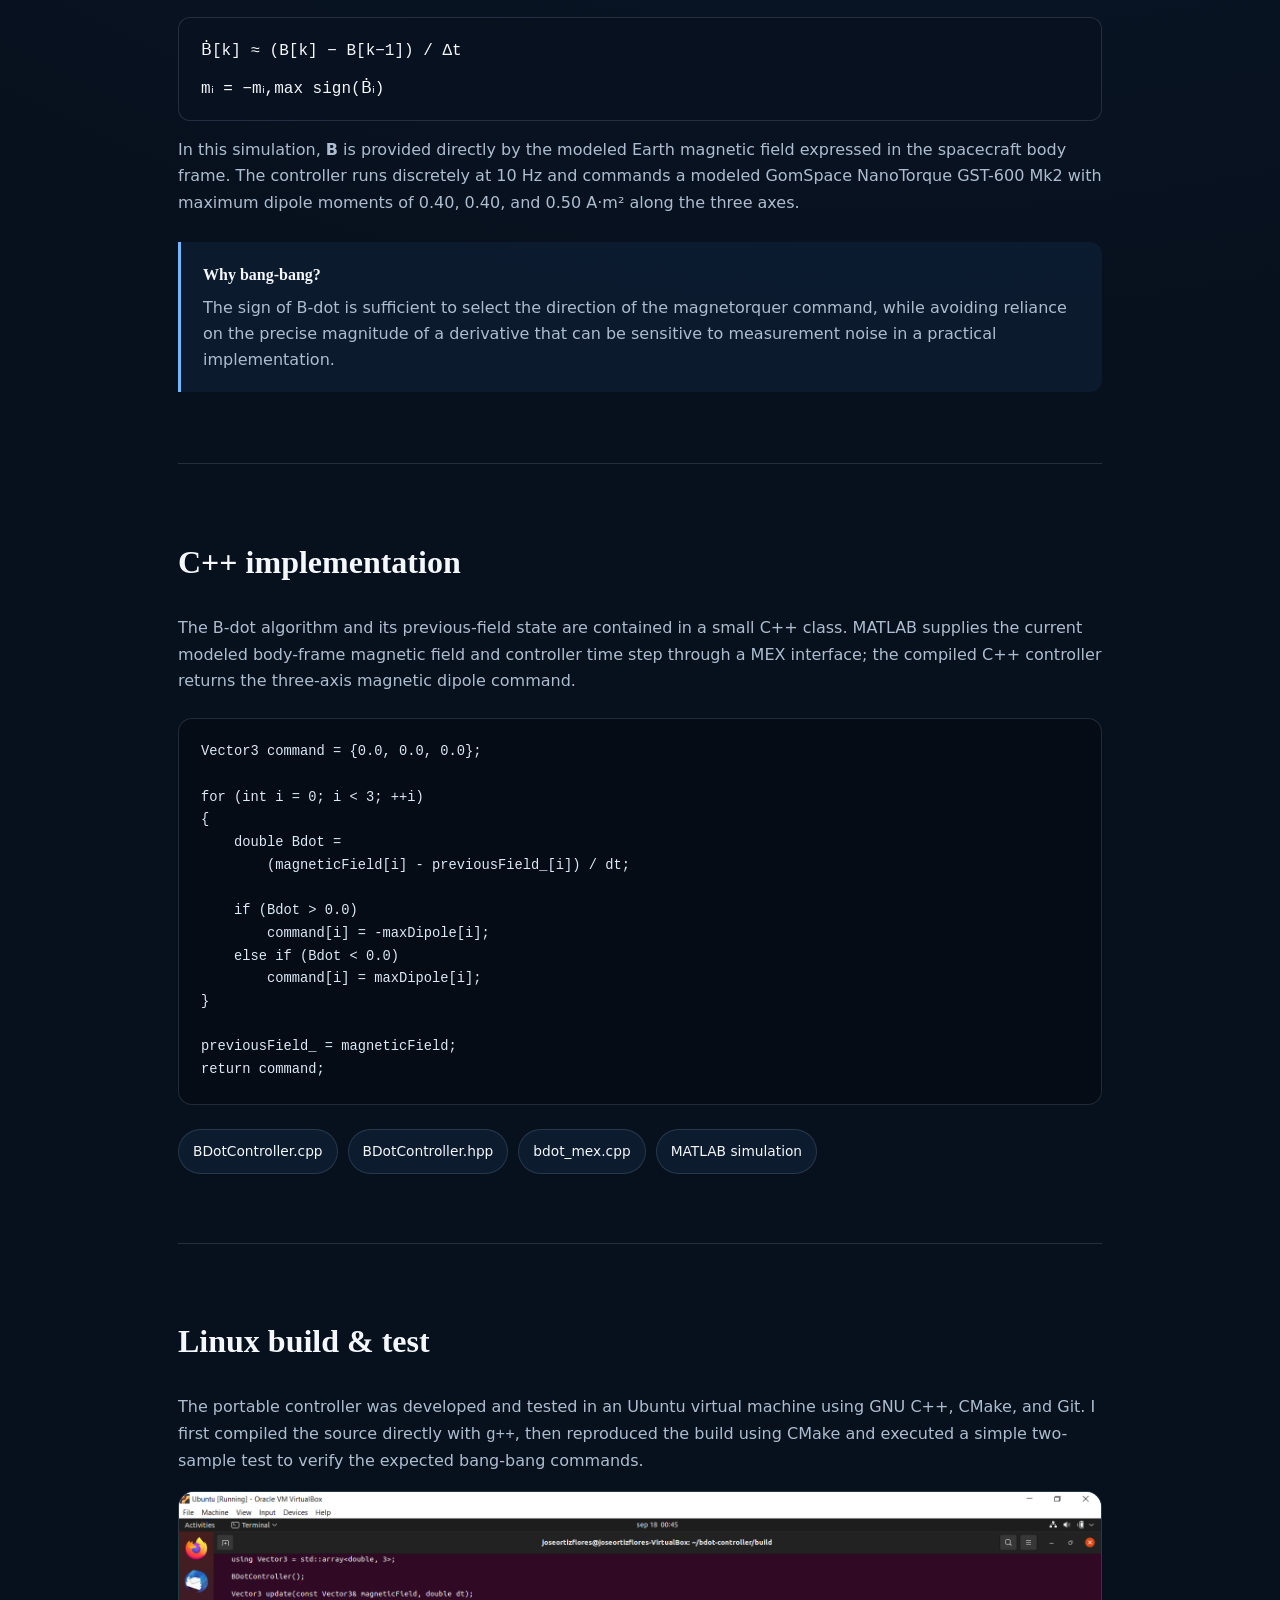
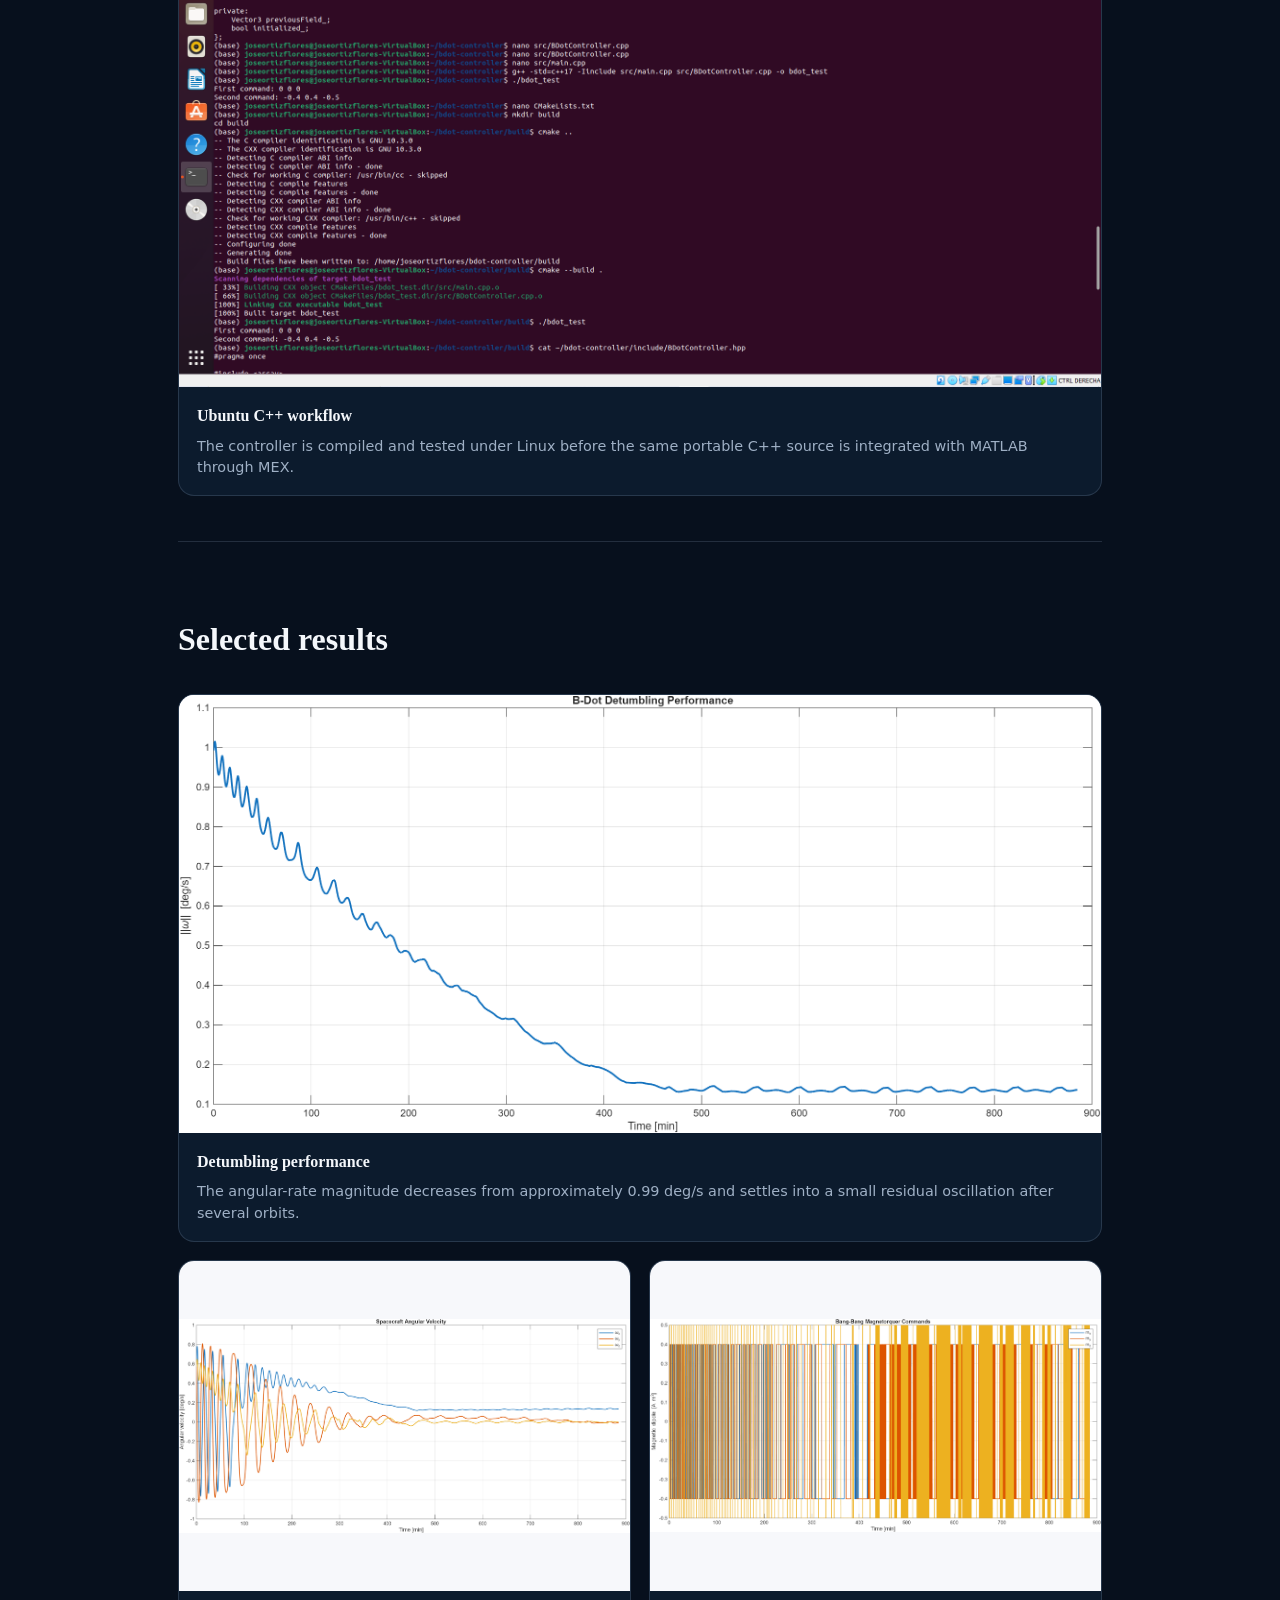
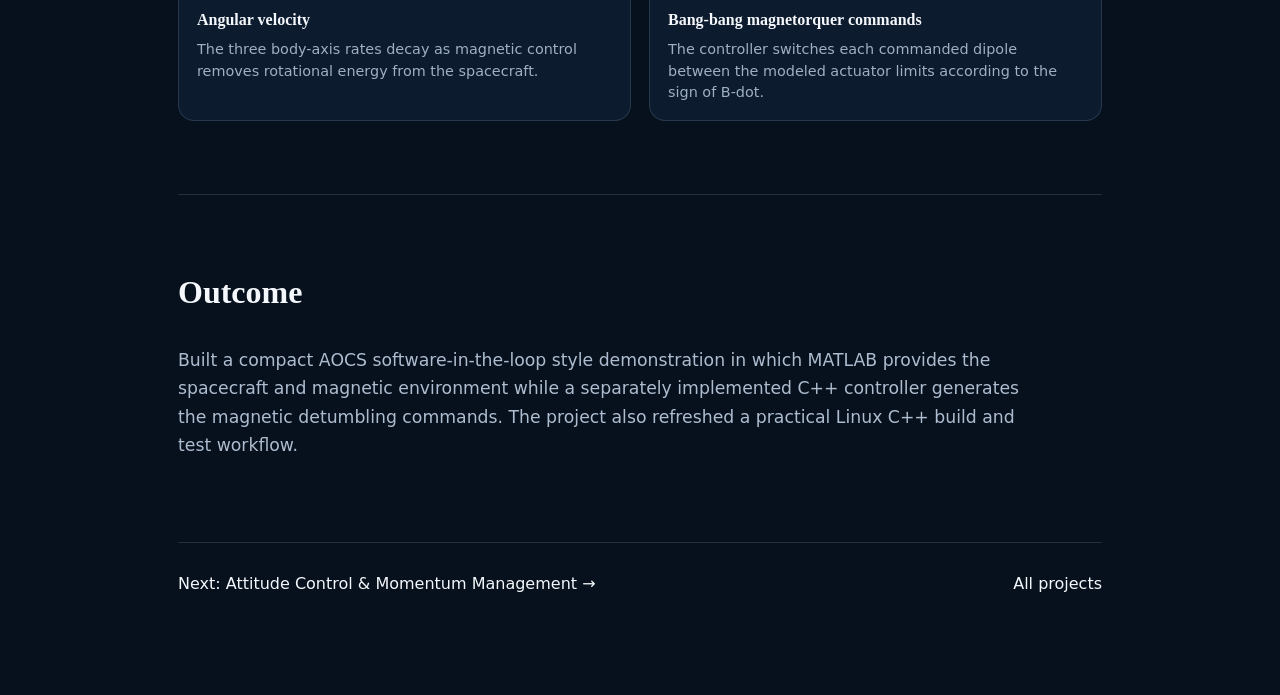
<file: projects/bdot-detumbling.html>
<!DOCTYPE html><html lang="en"><head><meta charset="UTF-8"><meta name="viewport" content="width=device-width,initial-scale=1"><title>B-Dot Detumbling — C++ / MATLAB | Jose Ortiz Flores</title><link rel="stylesheet" href="project.css"></head><body class="project-page"><header class="site-header"><div class="brand-spacer" aria-hidden="true"></div><nav class="nav"><a href="../index.html#projects">Projects</a><a href="../teaching.html">Teaching</a><a href="../index.html#contact">Contact</a></nav></header><main><section class="project-hero"><a class="back-link" href="../index.html#projects">← Back to projects</a><p class="eyebrow" style="margin-top:40px">SPACECRAFT · AOCS · C++ · MATLAB · LINUX</p><h1>B-Dot Spacecraft Detumbling</h1><p class="lead">Bang-bang magnetic detumbling controller implemented in C++, built and tested under Linux, and integrated with a MATLAB spacecraft simulation for closed-loop validation.</p><div class="tags"><span>C++</span><span>MATLAB</span><span>Linux</span><span>AOCS</span><span>MEX</span><span>Magnetorquers</span></div></section><section class="project-content"><div class="case-grid"><div class="case-card"><h3>Problem</h3><p>Reduce an initial spacecraft tumble using only magnetic actuation, while keeping the control algorithm separate from the spacecraft and environment simulation.</p></div><div class="case-card"><h3>My role</h3><p>Developed the spacecraft and geomagnetic simulation in MATLAB, implemented the B-dot controller in C++, built and tested the C++ code under Ubuntu, and integrated the compiled controller with MATLAB through a MEX interface.</p></div></div><div class="project-section"><h2>Workflow</h2><div class="workflow"><div class="flow-step"><span>01</span><strong>Magnetic field model</strong></div><div class="flow-step"><span>02</span><strong>C++ B-dot controller</strong></div><div class="flow-step"><span>03</span><strong>Bang-bang MTQ command</strong></div><div class="flow-step"><span>04</span><strong>Spacecraft propagation</strong></div></div><div class="mini-flow"><span>MATLAB magnetic model</span><b>→</b><span>Compiled C++ controller</span><b>→</b><span>MTQ dipole command</span><b>→</b><span>MATLAB dynamics</span></div></div><div class="project-section"><h2>Approach</h2><p>The controller follows the B-dot detumbling method described by Landis Markley and John Crassidis in <em>Fundamentals of Spacecraft Attitude Determination and Control</em>. In practice, B-dot is often implemented as a bang-bang controller because differentiating magnetic-field measurements can amplify noise. The controller therefore uses the sign of the estimated field derivative to command the available magnetic dipole along each body axis.</p><div class="equation">Ḃ[k] ≈ (B[k] − B[k−1]) / Δt<br><br>mᵢ = −mᵢ,max sign(Ḃᵢ)</div><p>In this simulation, <strong>B</strong> is provided directly by the modeled Earth magnetic field expressed in the spacecraft body frame. The controller runs discretely at 10 Hz and commands a modeled GomSpace NanoTorque GST-600 Mk2 with maximum dipole moments of 0.40, 0.40, and 0.50 A·m² along the three axes.</p><div class="callout"><strong>Why bang-bang?</strong><span>The sign of B-dot is sufficient to select the direction of the magnetorquer command, while avoiding reliance on the precise magnitude of a derivative that can be sensitive to measurement noise in a practical implementation.</span></div></div><div class="project-section"><h2>C++ implementation</h2><p>The B-dot algorithm and its previous-field state are contained in a small C++ class. MATLAB supplies the current modeled body-frame magnetic field and controller time step through a MEX interface; the compiled C++ controller returns the three-axis magnetic dipole command.</p><pre class="code-block"><code>Vector3 command = {0.0, 0.0, 0.0};

for (int i = 0; i &lt; 3; ++i)
{
    double Bdot =
        (magneticField[i] - previousField_[i]) / dt;

    if (Bdot &gt; 0.0)
        command[i] = -maxDipole[i];
    else if (Bdot &lt; 0.0)
        command[i] = maxDipole[i];
}

previousField_ = magneticField;
return command;</code></pre><div class="mini-flow"><a class="code-link" href="../assets/code/bdot-controller/BDotController.cpp" target="_blank">BDotController.cpp</a><a class="code-link" href="../assets/code/bdot-controller/BDotController.hpp" target="_blank">BDotController.hpp</a><a class="code-link" href="../assets/code/bdot-controller/bdot_mex.cpp" target="_blank">bdot_mex.cpp</a><a class="code-link" href="../assets/code/bdot-controller/SixDOFSim_BDot.m" target="_blank">MATLAB simulation</a></div></div><div class="project-section"><h2>Linux build & test</h2><p>The portable controller was developed and tested in an Ubuntu virtual machine using GNU C++, CMake, and Git. I first compiled the source directly with <code>g++</code>, then reproduced the build using CMake and executed a simple two-sample test to verify the expected bang-bang commands.</p><figure class="result-card result-card-wide"><a href="../assets/results/bdot-linux-build.png" target="_blank" rel="noopener"><img src="../assets/results/bdot-linux-build.png" alt="Ubuntu terminal showing C++ B-dot controller compilation, CMake build, and test execution" loading="lazy"></a><figcaption><strong>Ubuntu C++ workflow</strong><span>The controller is compiled and tested under Linux before the same portable C++ source is integrated with MATLAB through MEX.</span></figcaption></figure></div><div class="project-section"><h2>Selected results</h2><div class="results-grid"><figure class="result-card result-card-wide"><a href="../assets/results/bdot-performance.png" target="_blank" rel="noopener"><img src="../assets/results/bdot-performance.png" alt="B-dot detumbling angular-rate magnitude over time" loading="lazy"></a><figcaption><strong>Detumbling performance</strong><span>The angular-rate magnitude decreases from approximately 0.99 deg/s and settles into a small residual oscillation after several orbits.</span></figcaption></figure><figure class="result-card"><a href="../assets/results/bdot-angular-velocity.png" target="_blank" rel="noopener"><img src="../assets/results/bdot-angular-velocity.png" alt="Spacecraft angular velocity components during B-dot detumbling" loading="lazy"></a><figcaption><strong>Angular velocity</strong><span>The three body-axis rates decay as magnetic control removes rotational energy from the spacecraft.</span></figcaption></figure><figure class="result-card"><a href="../assets/results/bdot-mtq-commands.png" target="_blank" rel="noopener"><img src="../assets/results/bdot-mtq-commands.png" alt="Bang-bang magnetorquer dipole commands" loading="lazy"></a><figcaption><strong>Bang-bang magnetorquer commands</strong><span>The controller switches each commanded dipole between the modeled actuator limits according to the sign of B-dot.</span></figcaption></figure></div></div><div class="project-section outcome"><h2>Outcome</h2><p>Built a compact AOCS software-in-the-loop style demonstration in which MATLAB provides the spacecraft and magnetic environment while a separately implemented C++ controller generates the magnetic detumbling commands. The project also refreshed a practical Linux C++ build and test workflow.</p></div><div class="next-project"><a href="spacecraft-adcs.html">Next: Attitude Control & Momentum Management →</a><a href="../index.html#projects">All projects</a></div></section></main><script src="../script.js"></script></body></html>
</file>
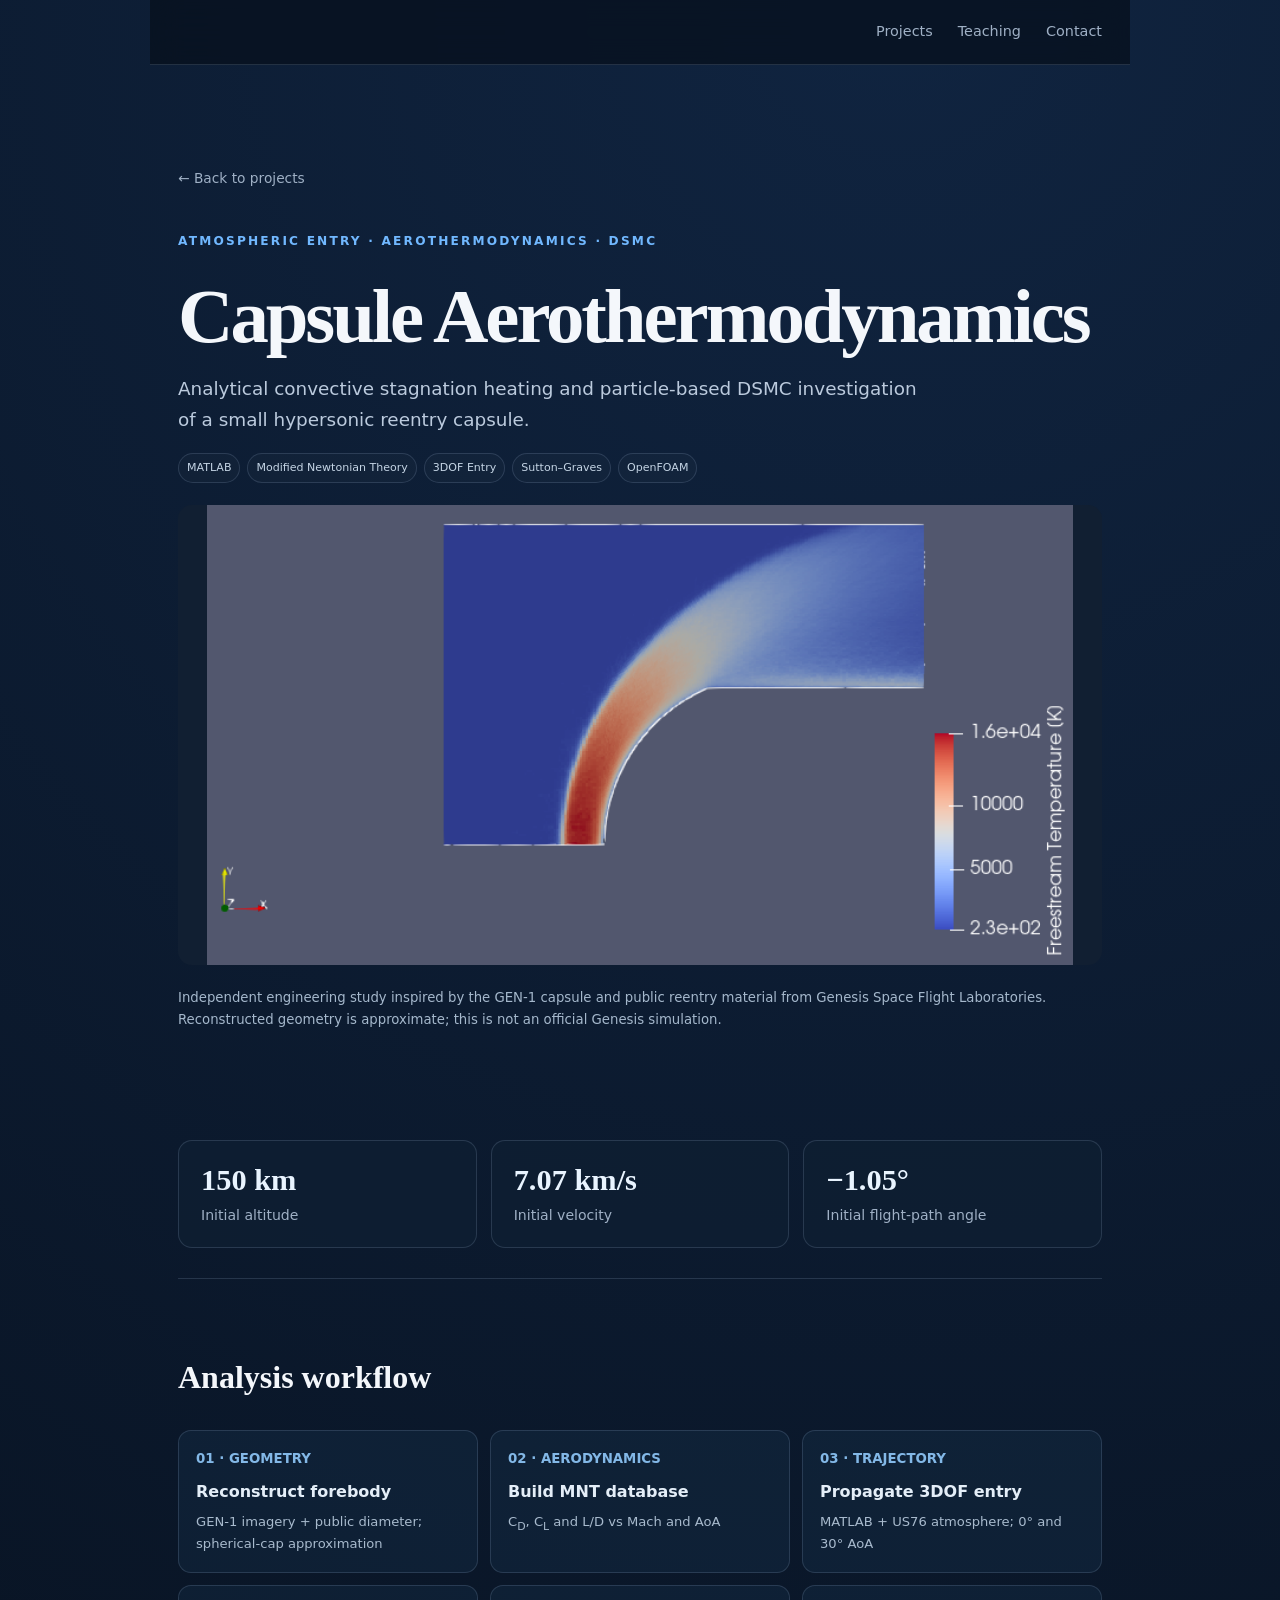
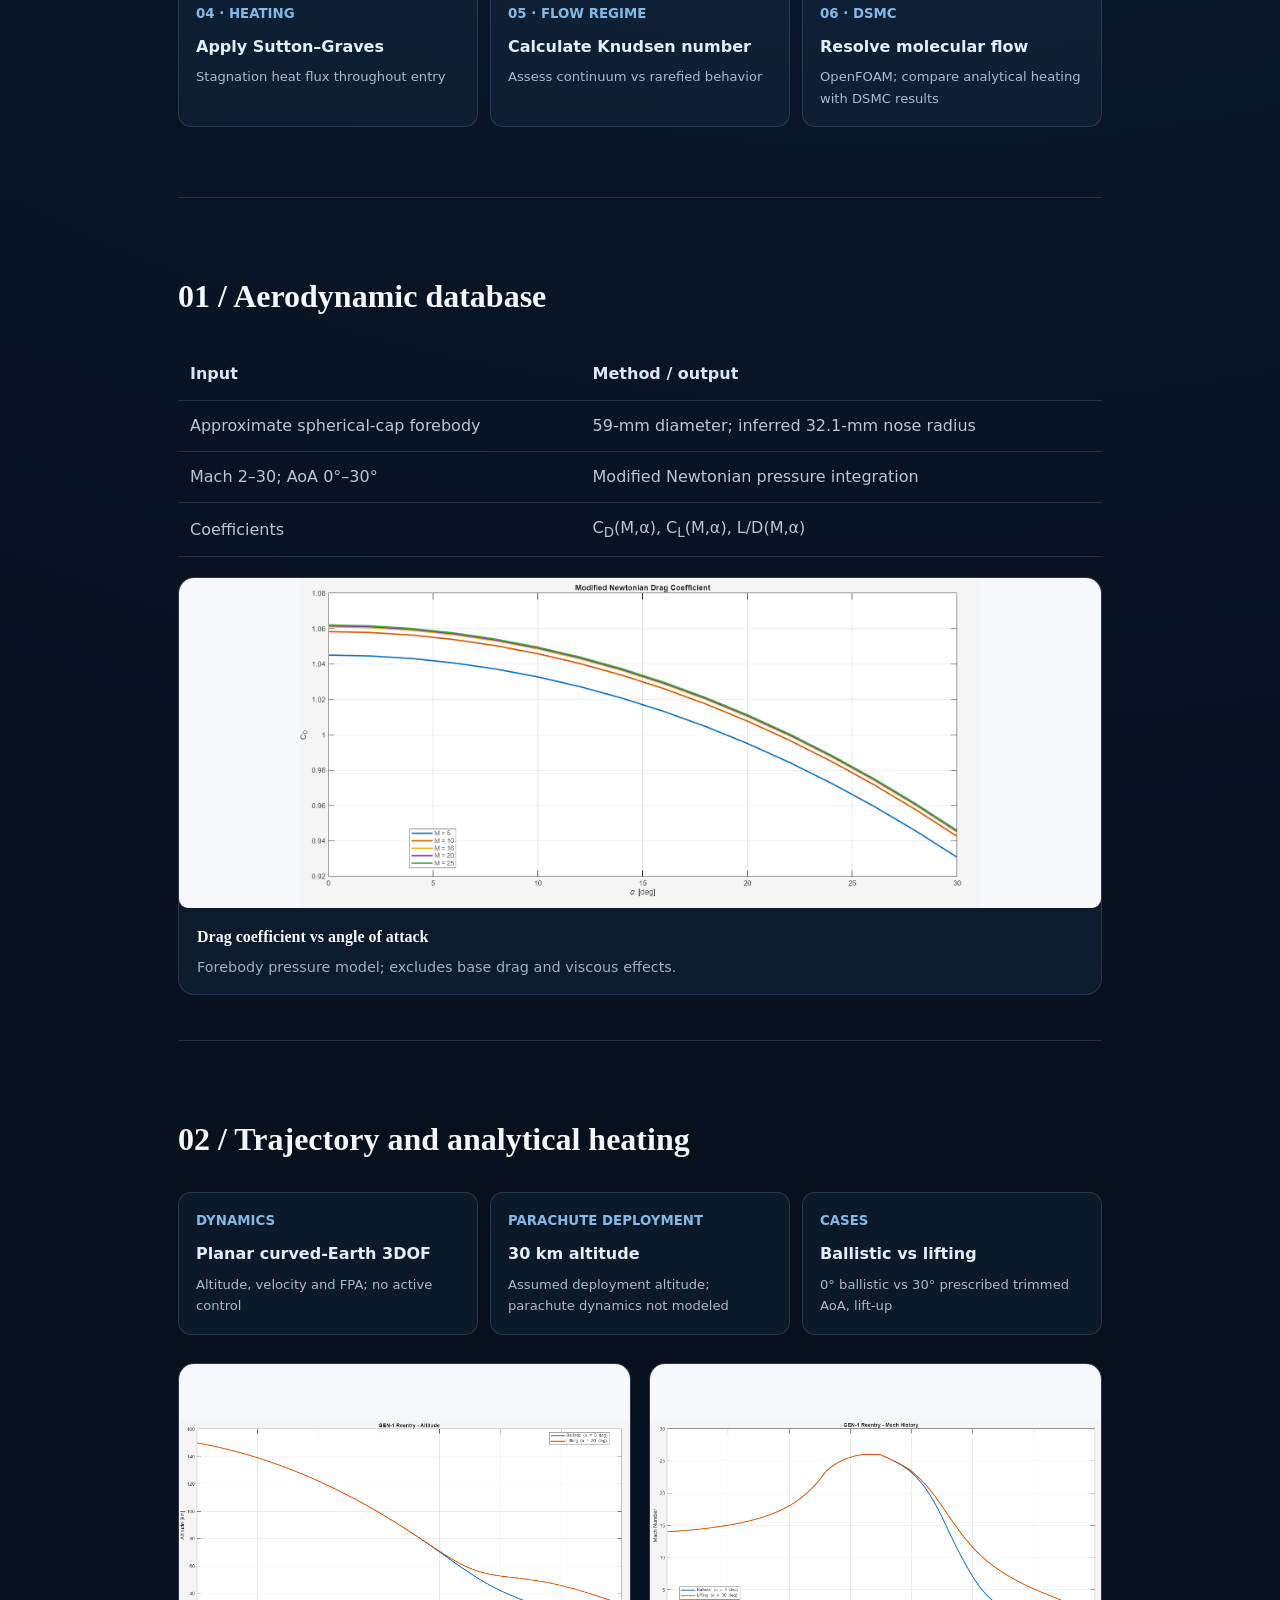
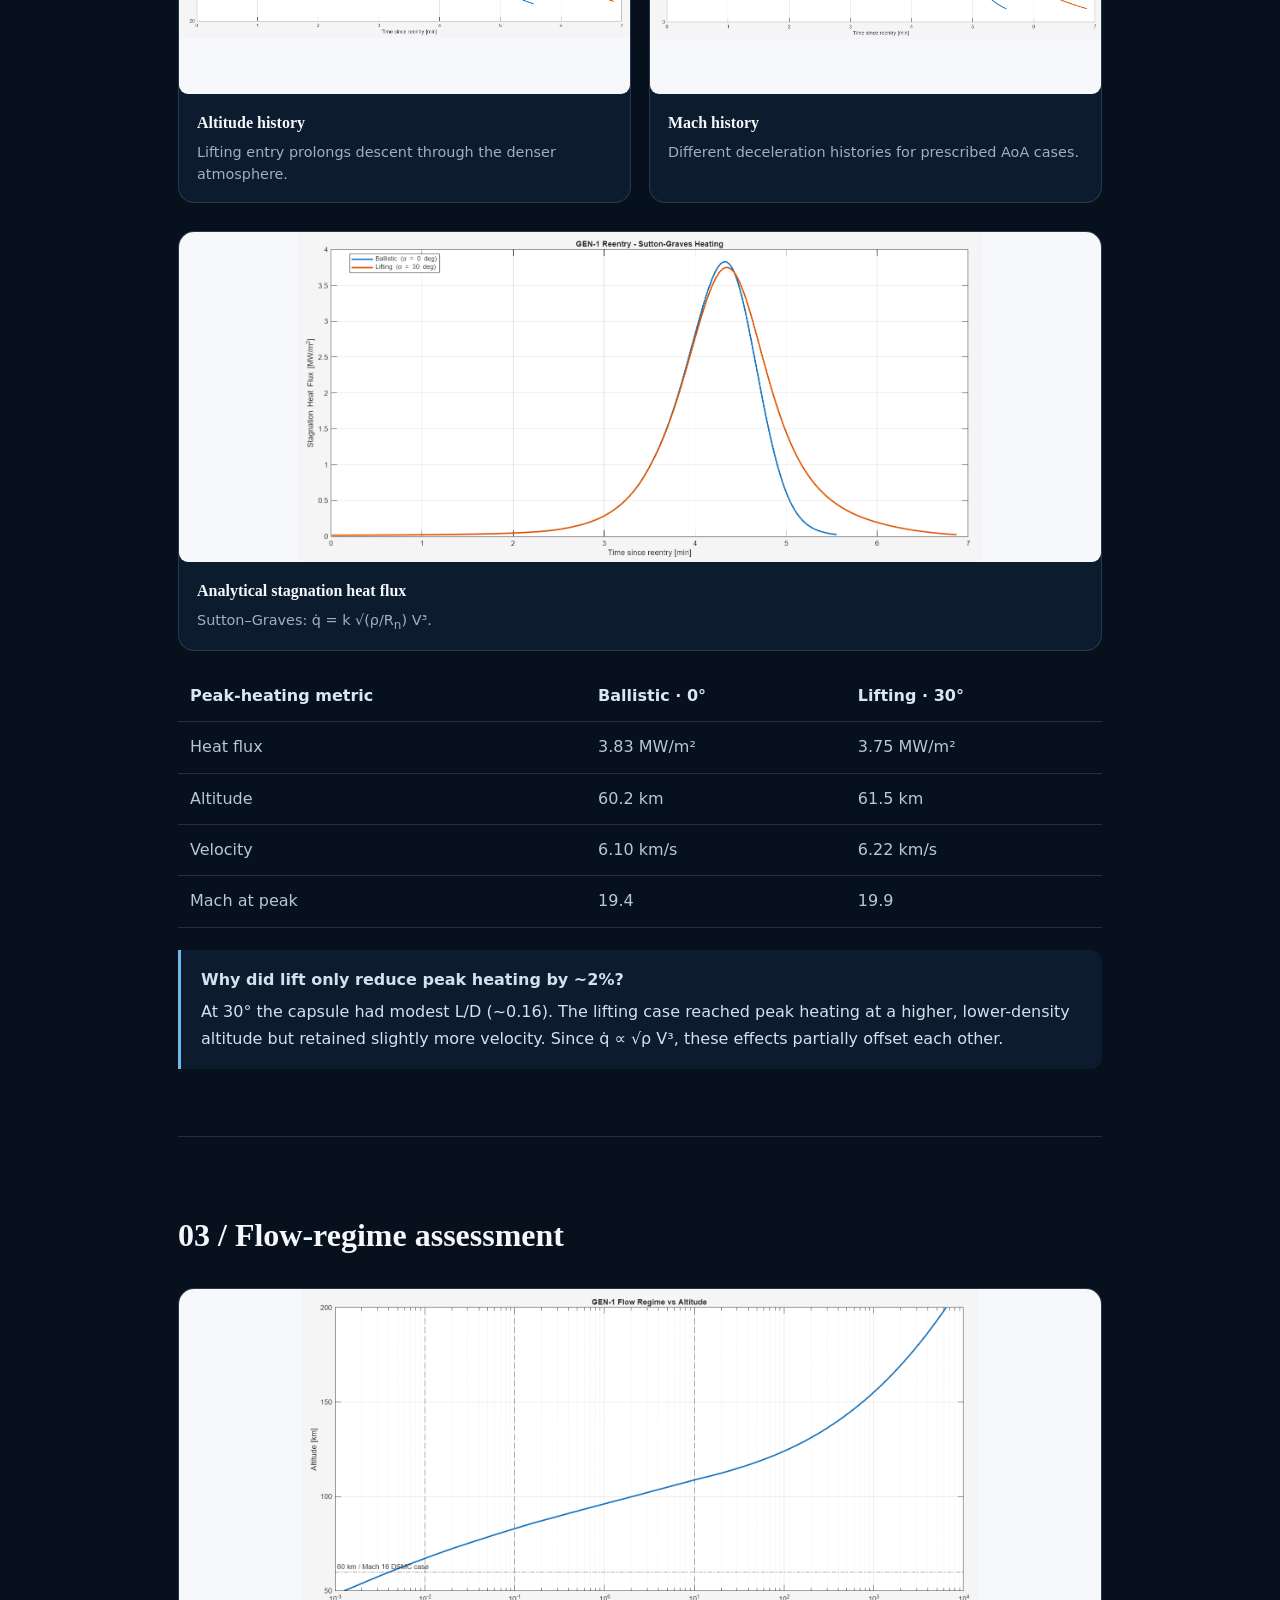
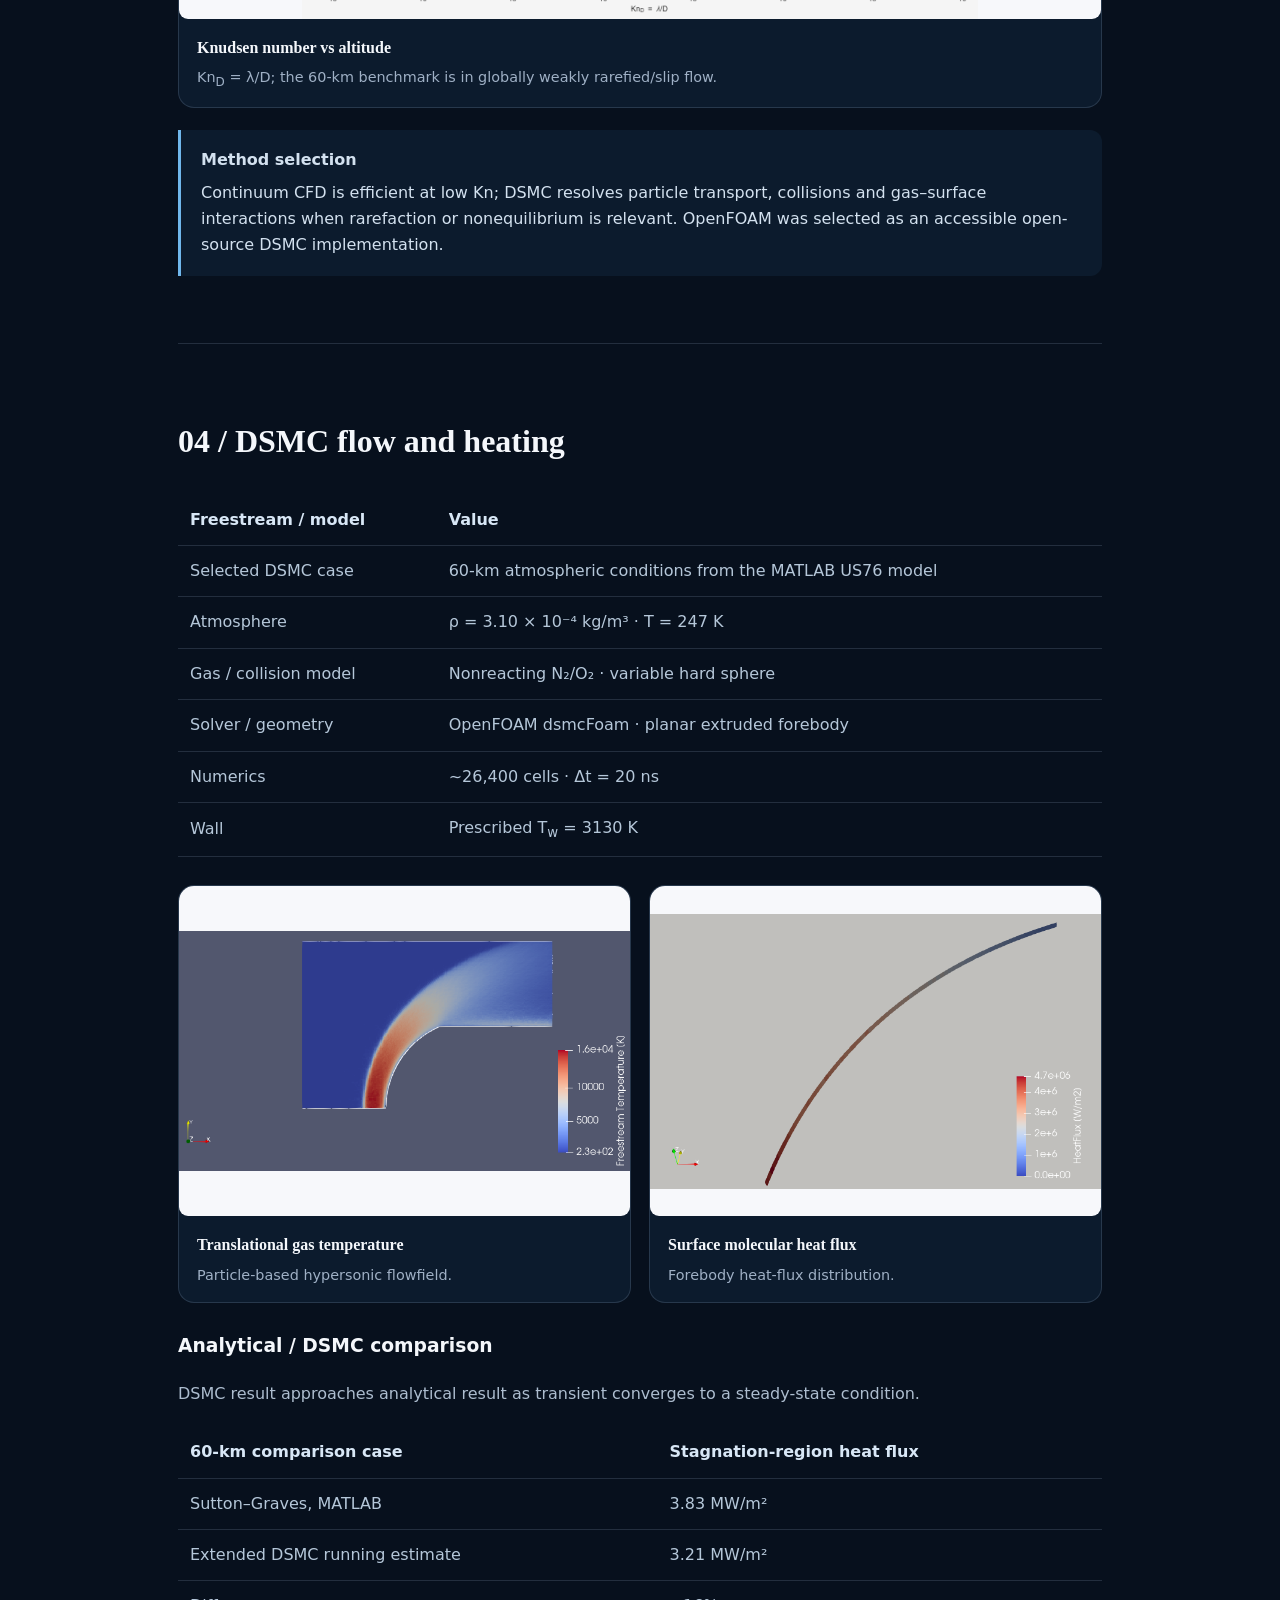
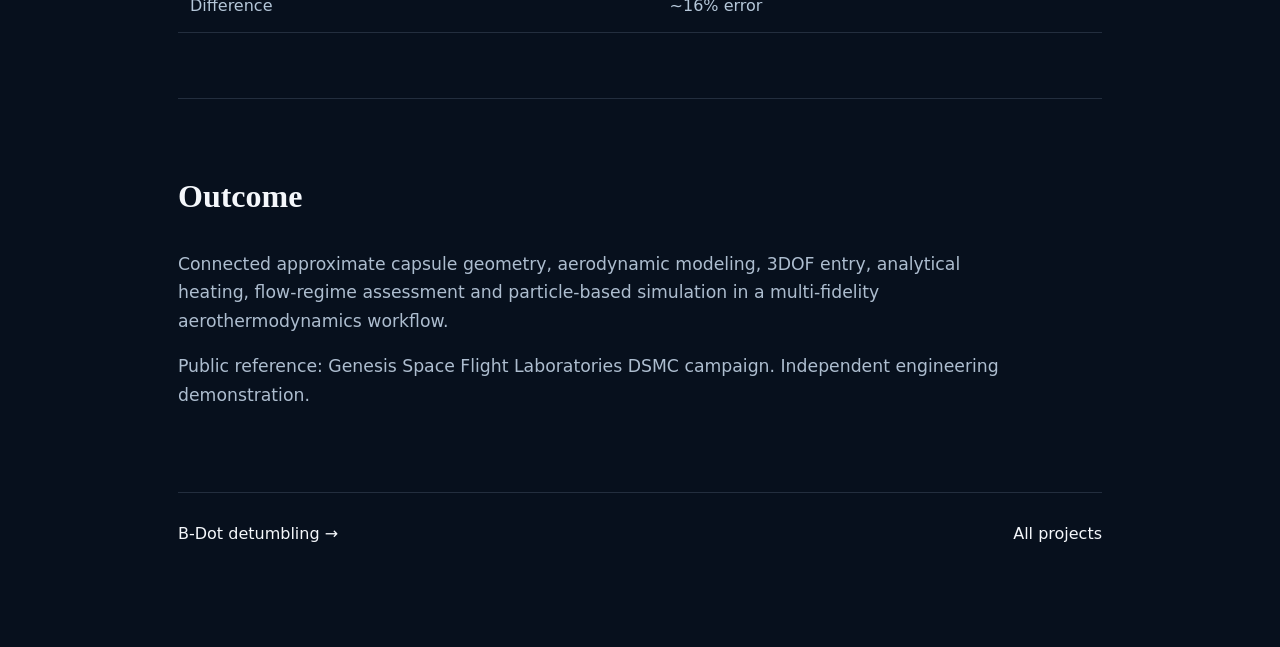
<file: projects/genesis-reentry.html>
<!DOCTYPE html>
<html lang="en"><head><meta charset="utf-8"/><meta content="width=device-width,initial-scale=1" name="viewport"/><title>Capsule Aerothermodynamics | Jose Ortiz Flores</title><link href="project.css" rel="stylesheet"/><style>.capsule-workflow{display:grid;grid-template-columns:repeat(3,minmax(0,1fr));gap:12px;margin:25px 0}.capsule-step{border:1px solid var(--line);background:rgba(76,150,214,.07);border-radius:13px;padding:17px}.capsule-step small{display:block;color:#83b8e7;margin-bottom:9px;font-weight:700}.capsule-step strong{display:block;color:#e4eef8}.capsule-step span{display:block;font-size:.82rem;color:#a8bacd;margin-top:6px}.capsule-table{width:100%;border-collapse:collapse;margin:20px 0}.capsule-table th,.capsule-table td{border-bottom:1px solid var(--line);padding:12px;text-align:left}.capsule-table th{color:#d8e7f6}.capsule-table td{color:#b5c7d9}.capsule-insight{border-left:3px solid #70b7ec;padding:17px 20px;background:rgba(65,131,186,.1);border-radius:0 12px 12px 0;margin:22px 0;color:#d3e1ef}.capsule-insight strong{display:block;margin-bottom:6px}.capsule-hero-image{width:100%;max-height:460px;object-fit:contain;background:#111f32;border-radius:14px;margin:22px 0}.capsule-foot{font-size:.83rem;color:#a5b8cc}.capsule-result-img{width:100%;height:auto;object-fit:contain;background:#fff;border-radius:9px}.capsule-dark-img{background:#202b3e}@media(max-width:750px){.capsule-workflow{grid-template-columns:repeat(2,minmax(0,1fr))}}@media(max-width:470px){.capsule-workflow{grid-template-columns:1fr}}</style></head><body class="project-page"><header class="site-header"><div aria-hidden="true" class="brand-spacer"></div><nav class="nav"><a href="../index.html#projects">Projects</a><a href="../teaching.html">Teaching</a><a href="../index.html#contact">Contact</a></nav></header><main><section class="project-hero"><a class="back-link" href="../index.html#projects">← Back to projects</a><p class="eyebrow" style="margin-top:40px">ATMOSPHERIC ENTRY · AEROTHERMODYNAMICS · DSMC</p><h1>Capsule Aerothermodynamics</h1><p class="lead">Analytical convective stagnation heating and particle-based DSMC investigation of a small hypersonic reentry capsule.</p><div class="tags"><span>MATLAB</span><span>Modified Newtonian Theory</span><span>3DOF Entry</span><span>Sutton–Graves</span><span>OpenFOAM</span></div><img alt="DSMC translational temperature around capsule" class="capsule-hero-image" src="../assets/results/capsule-dsmc-temperature.png"/><p class="capsule-foot">Independent engineering study inspired by the GEN-1 capsule and public reentry material from <a href="https://gencapsule.space/dsmc-simulation-campaign-completed-for-gen-capsule-reentry/" rel="noopener" target="_blank">Genesis Space Flight Laboratories</a>. Reconstructed geometry is approximate; this is not an official Genesis simulation.</p></section><section class="project-content"><div class="metric-row"><div><strong>150 km</strong><span>Initial altitude</span></div><div><strong>7.07 km/s</strong><span>Initial velocity</span></div><div><strong>−1.05°</strong><span>Initial flight-path angle</span></div></div><div class="project-section"><h2>Analysis workflow</h2><div class="capsule-workflow"><div class="capsule-step"><small>01 · GEOMETRY</small><strong>Reconstruct forebody</strong><span>GEN-1 imagery + public diameter; spherical-cap approximation</span></div><div class="capsule-step"><small>02 · AERODYNAMICS</small><strong>Build MNT database</strong><span>C<sub>D</sub>, C<sub>L</sub> and L/D vs Mach and AoA</span></div><div class="capsule-step"><small>03 · TRAJECTORY</small><strong>Propagate 3DOF entry</strong><span>MATLAB + US76 atmosphere; 0° and 30° AoA</span></div><div class="capsule-step"><small>04 · HEATING</small><strong>Apply Sutton–Graves</strong><span>Stagnation heat flux throughout entry</span></div><div class="capsule-step"><small>05 · FLOW REGIME</small><strong>Calculate Knudsen number</strong><span>Assess continuum vs rarefied behavior</span></div><div class="capsule-step"><small>06 · DSMC</small><strong>Resolve molecular flow</strong><span>OpenFOAM; compare analytical heating with DSMC results</span></div></div></div><div class="project-section"><h2>01 / Aerodynamic database</h2><table class="capsule-table"><tr><th>Input</th><th>Method / output</th></tr><tr><td>Approximate spherical-cap forebody</td><td>59-mm diameter; inferred 32.1-mm nose radius</td></tr><tr><td>Mach 2–30; AoA 0°–30°</td><td>Modified Newtonian pressure integration</td></tr><tr><td>Coefficients</td><td>C<sub>D</sub>(M,α), C<sub>L</sub>(M,α), L/D(M,α)</td></tr></table><figure class="result-card"><a href="../assets/results/capsule-cd-aoa.png" target="_blank"><img alt="Modified Newtonian drag coefficient versus angle of attack for several Mach numbers" class="capsule-result-img" src="../assets/results/capsule-cd-aoa.png"/></a><figcaption><strong>Drag coefficient vs angle of attack</strong><span>Forebody pressure model; excludes base drag and viscous effects.</span></figcaption></figure></div><div class="project-section"><h2>02 / Trajectory and analytical heating</h2><div class="capsule-workflow"><div class="capsule-step"><small>DYNAMICS</small><strong>Planar curved-Earth 3DOF</strong><span>Altitude, velocity and FPA; no active control</span></div><div class="capsule-step"><small>PARACHUTE DEPLOYMENT</small><strong>30 km altitude</strong><span>Assumed deployment altitude; parachute dynamics not modeled</span></div><div class="capsule-step"><small>CASES</small><strong>Ballistic vs lifting</strong><span>0° ballistic vs 30° prescribed trimmed AoA, lift-up</span></div></div><div class="results-grid"><figure class="result-card"><a href="../assets/results/capsule-altitude.png" target="_blank"><img alt="Ballistic and lifting altitude histories" class="capsule-result-img" src="../assets/results/capsule-altitude.png"/></a><figcaption><strong>Altitude history</strong><span>Lifting entry prolongs descent through the denser atmosphere.</span></figcaption></figure><figure class="result-card"><a href="../assets/results/capsule-mach.png" target="_blank"><img alt="Ballistic and lifting Mach histories" class="capsule-result-img" src="../assets/results/capsule-mach.png"/></a><figcaption><strong>Mach history</strong><span>Different deceleration histories for prescribed AoA cases.</span></figcaption></figure></div><figure class="result-card"><a href="../assets/results/capsule-sutton-graves.png" target="_blank"><img alt="Sutton Graves heat flux over time" class="capsule-result-img" src="../assets/results/capsule-sutton-graves.png"/></a><figcaption><strong>Analytical stagnation heat flux</strong><span>Sutton–Graves: q̇ = k √(ρ/R<sub>n</sub>) V³.</span></figcaption></figure><table class="capsule-table"><thead><tr><th>Peak-heating metric</th><th>Ballistic · 0°</th><th>Lifting · 30°</th></tr></thead><tbody><tr><td>Heat flux</td><td>3.83 MW/m²</td><td>3.75 MW/m²</td></tr><tr><td>Altitude</td><td>60.2 km</td><td>61.5 km</td></tr><tr><td>Velocity</td><td>6.10 km/s</td><td>6.22 km/s</td></tr><tr><td>Mach at peak</td><td>19.4</td><td>19.9</td></tr></tbody></table><div class="capsule-insight"><strong>Why did lift only reduce peak heating by ~2%?</strong>At 30° the capsule had modest L/D (~0.16). The lifting case reached peak heating at a higher, lower-density altitude but retained slightly more velocity. Since q̇ ∝ √ρ V³, these effects partially offset each other.</div></div><div class="project-section"><h2>03 / Flow-regime assessment</h2><figure class="result-card"><a href="../assets/results/capsule-knudsen.png" target="_blank"><img alt="User-provided Knudsen number versus altitude plot" class="capsule-result-img" src="../assets/results/capsule-knudsen.png"/></a><figcaption><strong>Knudsen number vs altitude</strong><span>Kn<sub>D</sub> = λ/D; the 60-km benchmark is in globally weakly rarefied/slip flow.</span></figcaption></figure><div class="capsule-insight"><strong>Method selection</strong>Continuum CFD is efficient at low Kn; DSMC resolves particle transport, collisions and gas–surface interactions when rarefaction or nonequilibrium is relevant. OpenFOAM was selected as an accessible open-source DSMC implementation.</div></div><div class="project-section"><h2>04 / DSMC flow and heating</h2><table class="capsule-table"><tr><th>Freestream / model</th><th>Value</th></tr><tr><td>Selected DSMC case</td><td>60-km atmospheric conditions from the MATLAB US76 model</td></tr><tr><td>Atmosphere</td><td>ρ = 3.10 × 10⁻⁴ kg/m³ · T = 247 K</td></tr><tr><td>Gas / collision model</td><td>Nonreacting N₂/O₂ · variable hard sphere</td></tr><tr><td>Solver / geometry</td><td>OpenFOAM dsmcFoam · planar extruded forebody</td></tr><tr><td>Numerics</td><td>~26,400 cells · Δt = 20 ns</td></tr><tr><td>Wall</td><td>Prescribed T<sub>w</sub> = 3130 K</td></tr></table><div class="results-grid"><figure class="result-card"><a href="../assets/results/capsule-dsmc-temperature.png" target="_blank"><img alt="DSMC translational gas temperature field" class="capsule-result-img capsule-dark-img" src="../assets/results/capsule-dsmc-temperature.png"/></a><figcaption><strong>Translational gas temperature</strong><span>Particle-based hypersonic flowfield.</span></figcaption></figure><figure class="result-card"><a href="../assets/results/capsule-dsmc-heatflux.png" target="_blank"><img alt="DSMC surface heat flux" class="capsule-result-img capsule-dark-img" src="../assets/results/capsule-dsmc-heatflux.png"/></a><figcaption><strong>Surface molecular heat flux</strong><span>Forebody heat-flux distribution.</span></figcaption></figure></div><h3>Analytical / DSMC comparison</h3><p>DSMC result approaches analytical result as transient converges to a steady-state condition.</p><table class="capsule-table"><tr><th>60-km comparison case</th><th>Stagnation-region heat flux</th></tr><tr><td>Sutton–Graves, MATLAB</td><td>3.83 MW/m²</td></tr><tr><td>Extended DSMC running estimate</td><td>3.21 MW/m²</td></tr><tr><td>Difference</td><td>~16% error</td></tr></table></div><div class="project-section outcome"><h2>Outcome</h2><p>Connected approximate capsule geometry, aerodynamic modeling, 3DOF entry, analytical heating, flow-regime assessment and particle-based simulation in a multi-fidelity aerothermodynamics workflow.</p><p class="capsule-foot">Public reference: <a href="https://gencapsule.space/dsmc-simulation-campaign-completed-for-gen-capsule-reentry/" rel="noopener" target="_blank">Genesis Space Flight Laboratories DSMC campaign</a>. Independent engineering demonstration.</p></div><div class="next-project"><a href="bdot-detumbling.html">B-Dot detumbling →</a><a href="../index.html#projects">All projects</a></div></section></main><script src="../script.js"></script></body></html>
</file>
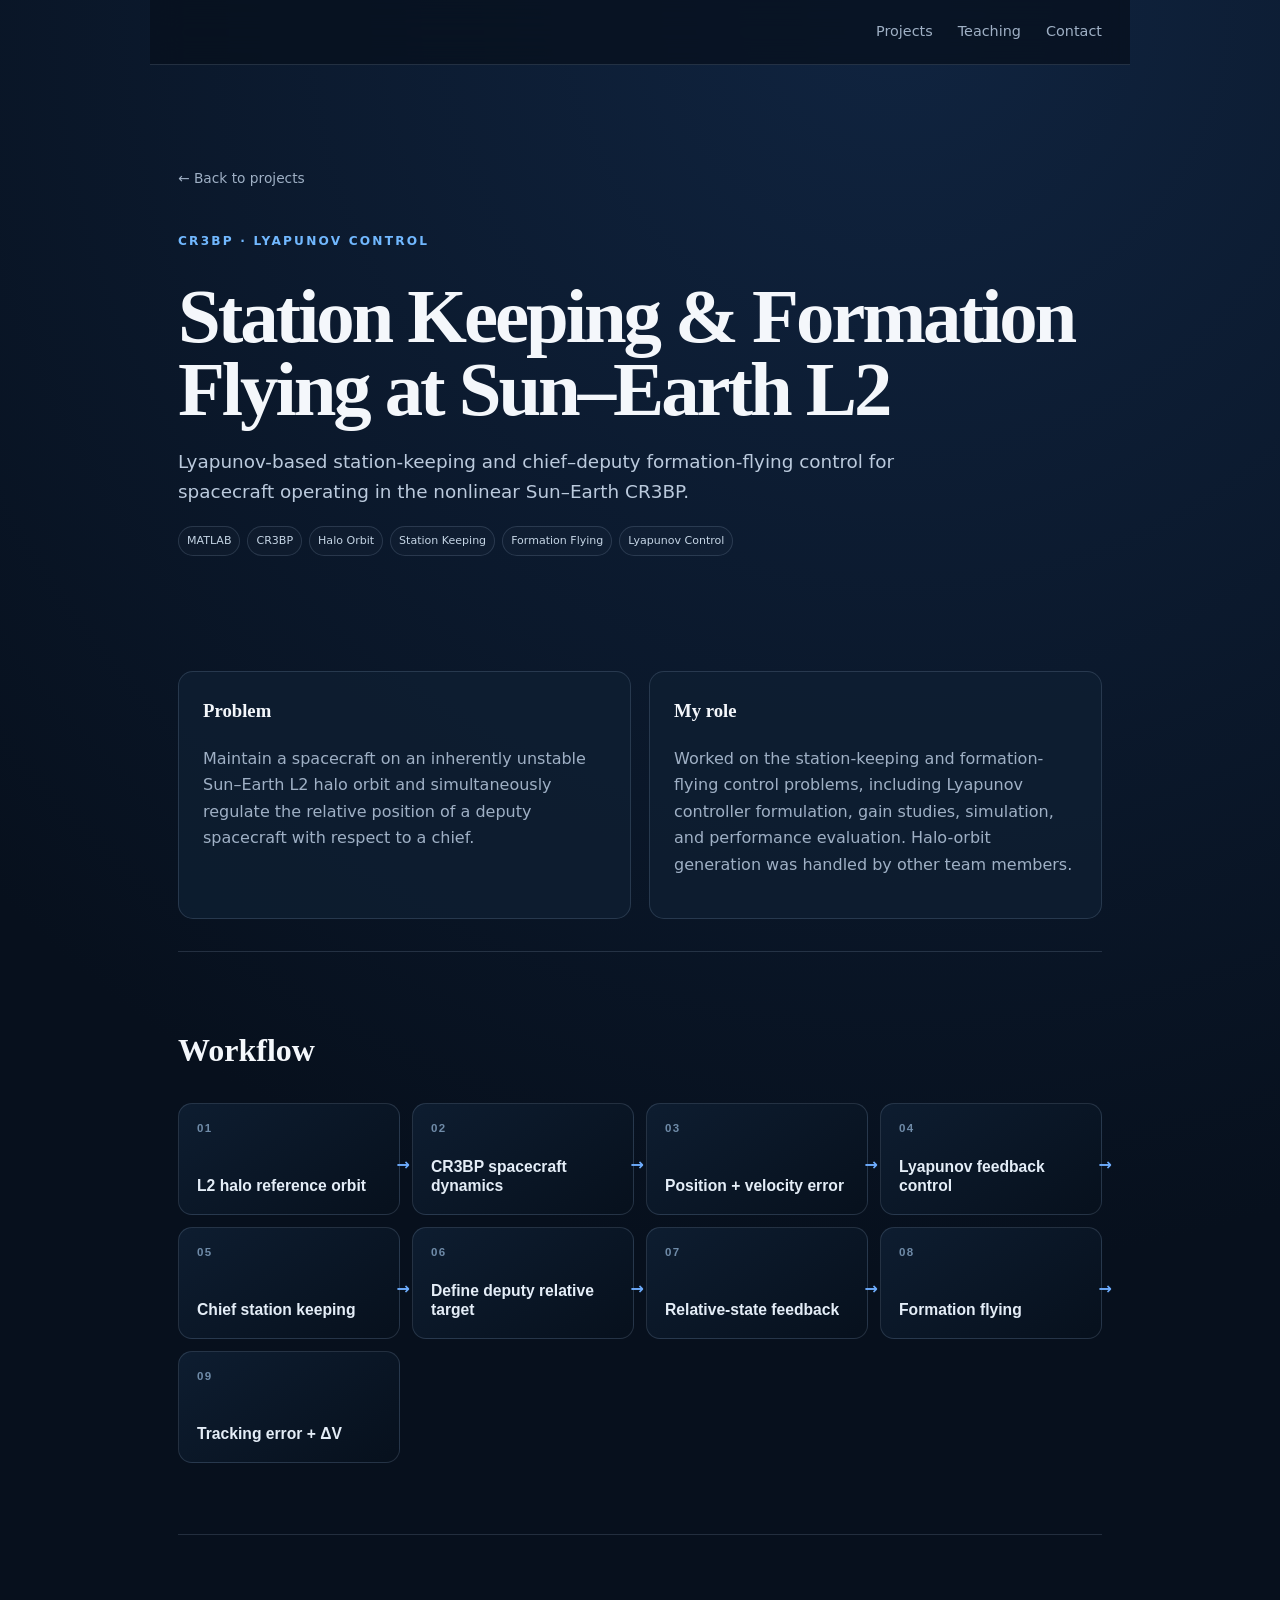
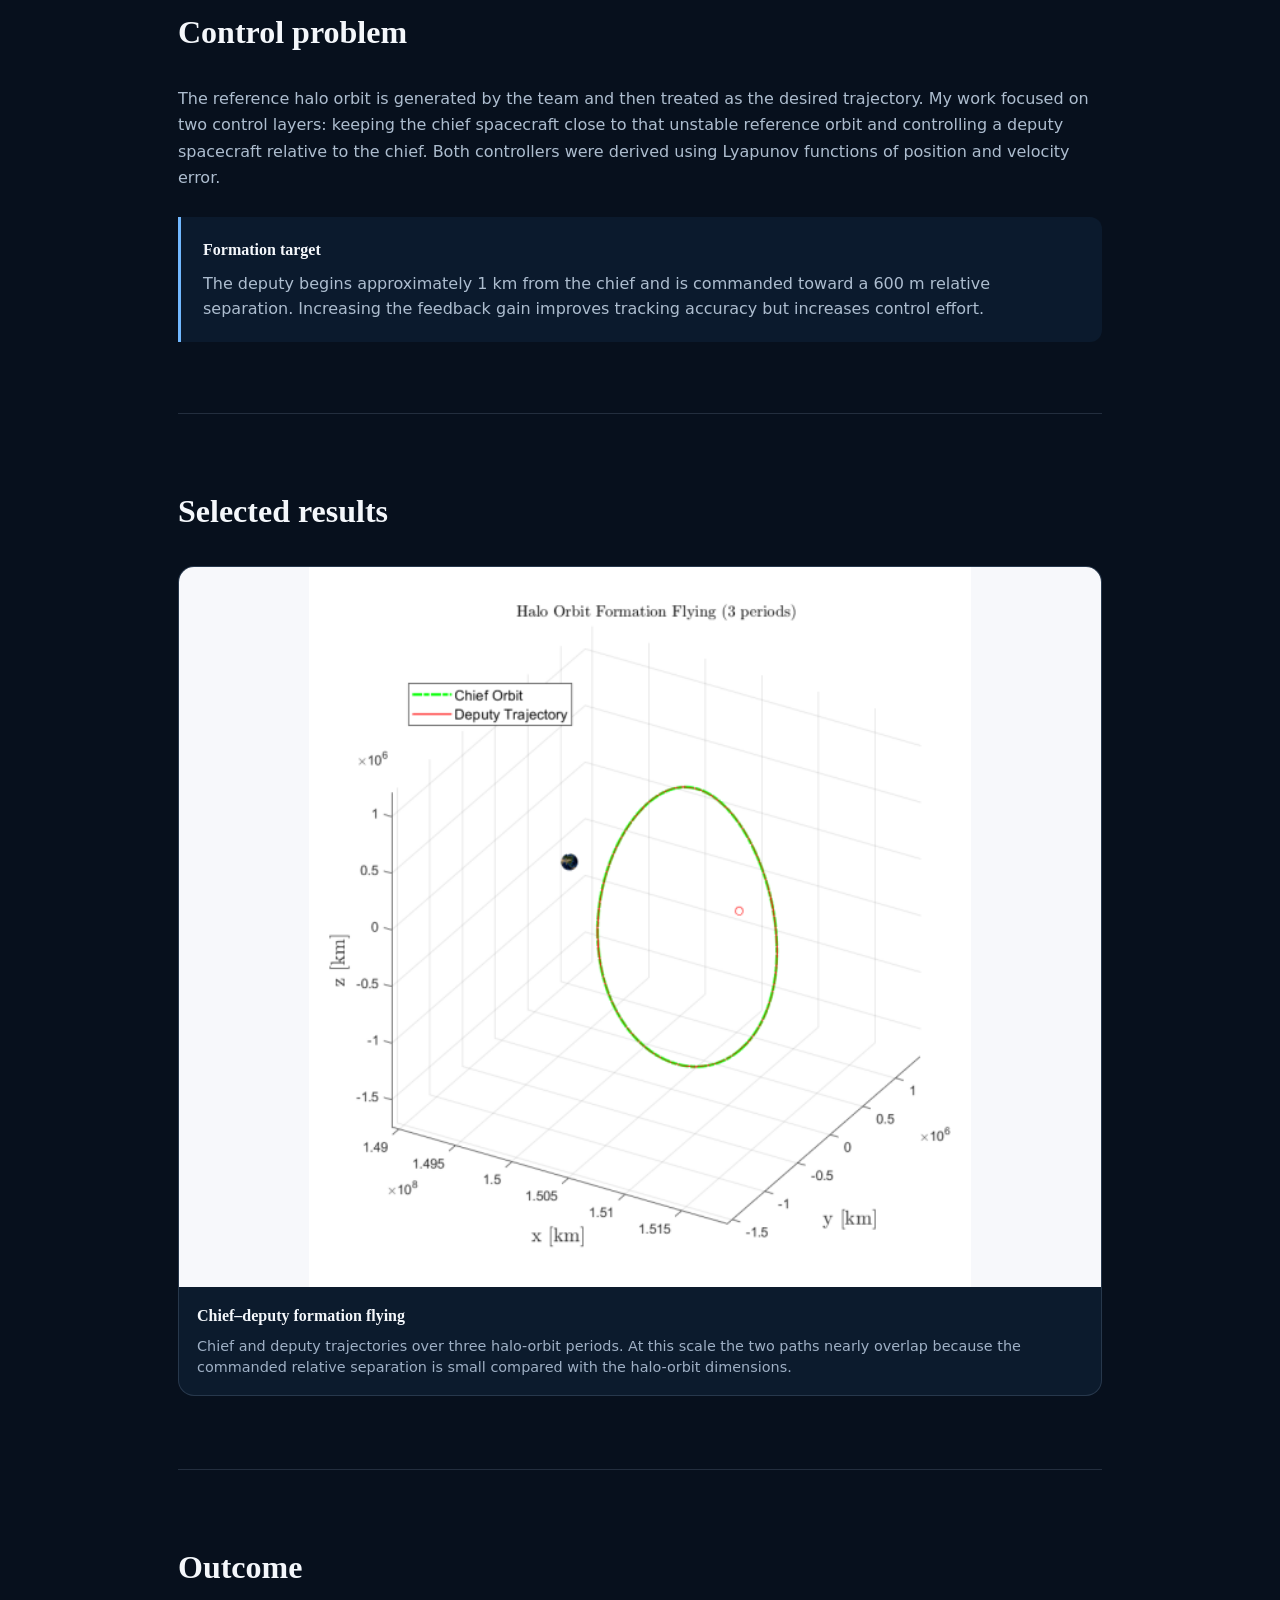
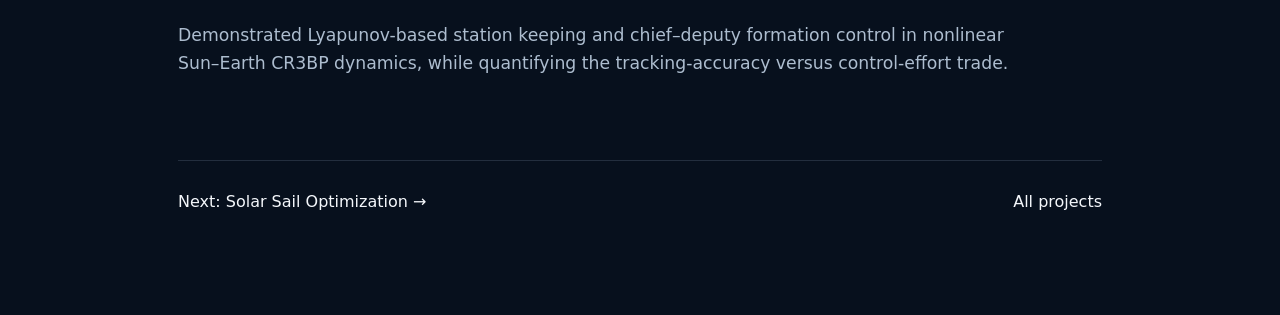
<file: projects/halo-relative-control.html>
<!DOCTYPE html>
<html lang="en"><head><meta charset="utf-8"/><meta content="width=device-width,initial-scale=1" name="viewport"/><title>Station Keeping &amp; Formation Flying at Sun–Earth L2 | Jose Ortiz Flores</title><link href="project.css" rel="stylesheet"/></head><body class="project-page"><header class="site-header"><div aria-hidden="true" class="brand-spacer"></div><nav class="nav"><a href="../index.html#projects">Projects</a><a href="../teaching.html">Teaching</a><a href="../index.html#contact">Contact</a></nav></header><main><section class="project-hero"><a class="back-link" href="../index.html#projects">← Back to projects</a><p class="eyebrow" style="margin-top:40px">CR3BP · LYAPUNOV CONTROL</p><h1>Station Keeping &amp; Formation Flying at Sun–Earth L2</h1><p class="lead">Lyapunov-based station-keeping and chief–deputy formation-flying control for spacecraft operating in the nonlinear Sun–Earth CR3BP.</p><div class="tags"><span>MATLAB</span><span>CR3BP</span><span>Halo Orbit</span><span>Station Keeping</span><span>Formation Flying</span><span>Lyapunov Control</span></div></section><section class="project-content"><div class="case-grid"><div class="case-card"><h3>Problem</h3><p>Maintain a spacecraft on an inherently unstable Sun–Earth L2 halo orbit and simultaneously regulate the relative position of a deputy spacecraft with respect to a chief.</p></div><div class="case-card"><h3>My role</h3><p>Worked on the station-keeping and formation-flying control problems, including Lyapunov controller formulation, gain studies, simulation, and performance evaluation. Halo-orbit generation was handled by other team members.</p></div></div><div class="project-section"><h2>Workflow</h2><div class="workflow"><div class="flow-step"><span>01</span><strong>L2 halo reference orbit</strong></div><div class="flow-step"><span>02</span><strong>CR3BP spacecraft dynamics</strong></div><div class="flow-step"><span>03</span><strong>Position + velocity error</strong></div><div class="flow-step"><span>04</span><strong>Lyapunov feedback control</strong></div><div class="flow-step"><span>05</span><strong>Chief station keeping</strong></div><div class="flow-step"><span>06</span><strong>Define deputy relative target</strong></div><div class="flow-step"><span>07</span><strong>Relative-state feedback</strong></div><div class="flow-step"><span>08</span><strong>Formation flying</strong></div><div class="flow-step"><span>09</span><strong>Tracking error + ΔV</strong></div></div></div><div class="project-section"><h2>Control problem</h2><p>The reference halo orbit is generated by the team and then treated as the desired trajectory. My work focused on two control layers: keeping the chief spacecraft close to that unstable reference orbit and controlling a deputy spacecraft relative to the chief. Both controllers were derived using Lyapunov functions of position and velocity error.</p><div class="callout"><strong>Formation target</strong><span>The deputy begins approximately 1 km from the chief and is commanded toward a 600 m relative separation. Increasing the feedback gain improves tracking accuracy but increases control effort.</span></div></div><div class="project-section"><h2>Selected results</h2><div class="results-grid"><figure class="result-card result-card-wide"><a href="../assets/results/halo-formation-only.png" rel="noopener" target="_blank"><img alt="Chief and deputy trajectories over three Sun-Earth L2 halo-orbit periods" loading="lazy" src="../assets/results/halo-formation-only.png"/></a><figcaption><strong>Chief–deputy formation flying</strong><span>Chief and deputy trajectories over three halo-orbit periods. At this scale the two paths nearly overlap because the commanded relative separation is small compared with the halo-orbit dimensions.</span></figcaption></figure></div></div><div class="project-section outcome"><h2>Outcome</h2><p>Demonstrated Lyapunov-based station keeping and chief–deputy formation control in nonlinear Sun–Earth CR3BP dynamics, while quantifying the tracking-accuracy versus control-effort trade.</p></div><div class="next-project"><a href="solar-sail-optimal-control.html">Next: Solar Sail Optimization →</a><a href="../index.html#projects">All projects</a></div></section></main><script src="../script.js"></script></body></html>
</file>
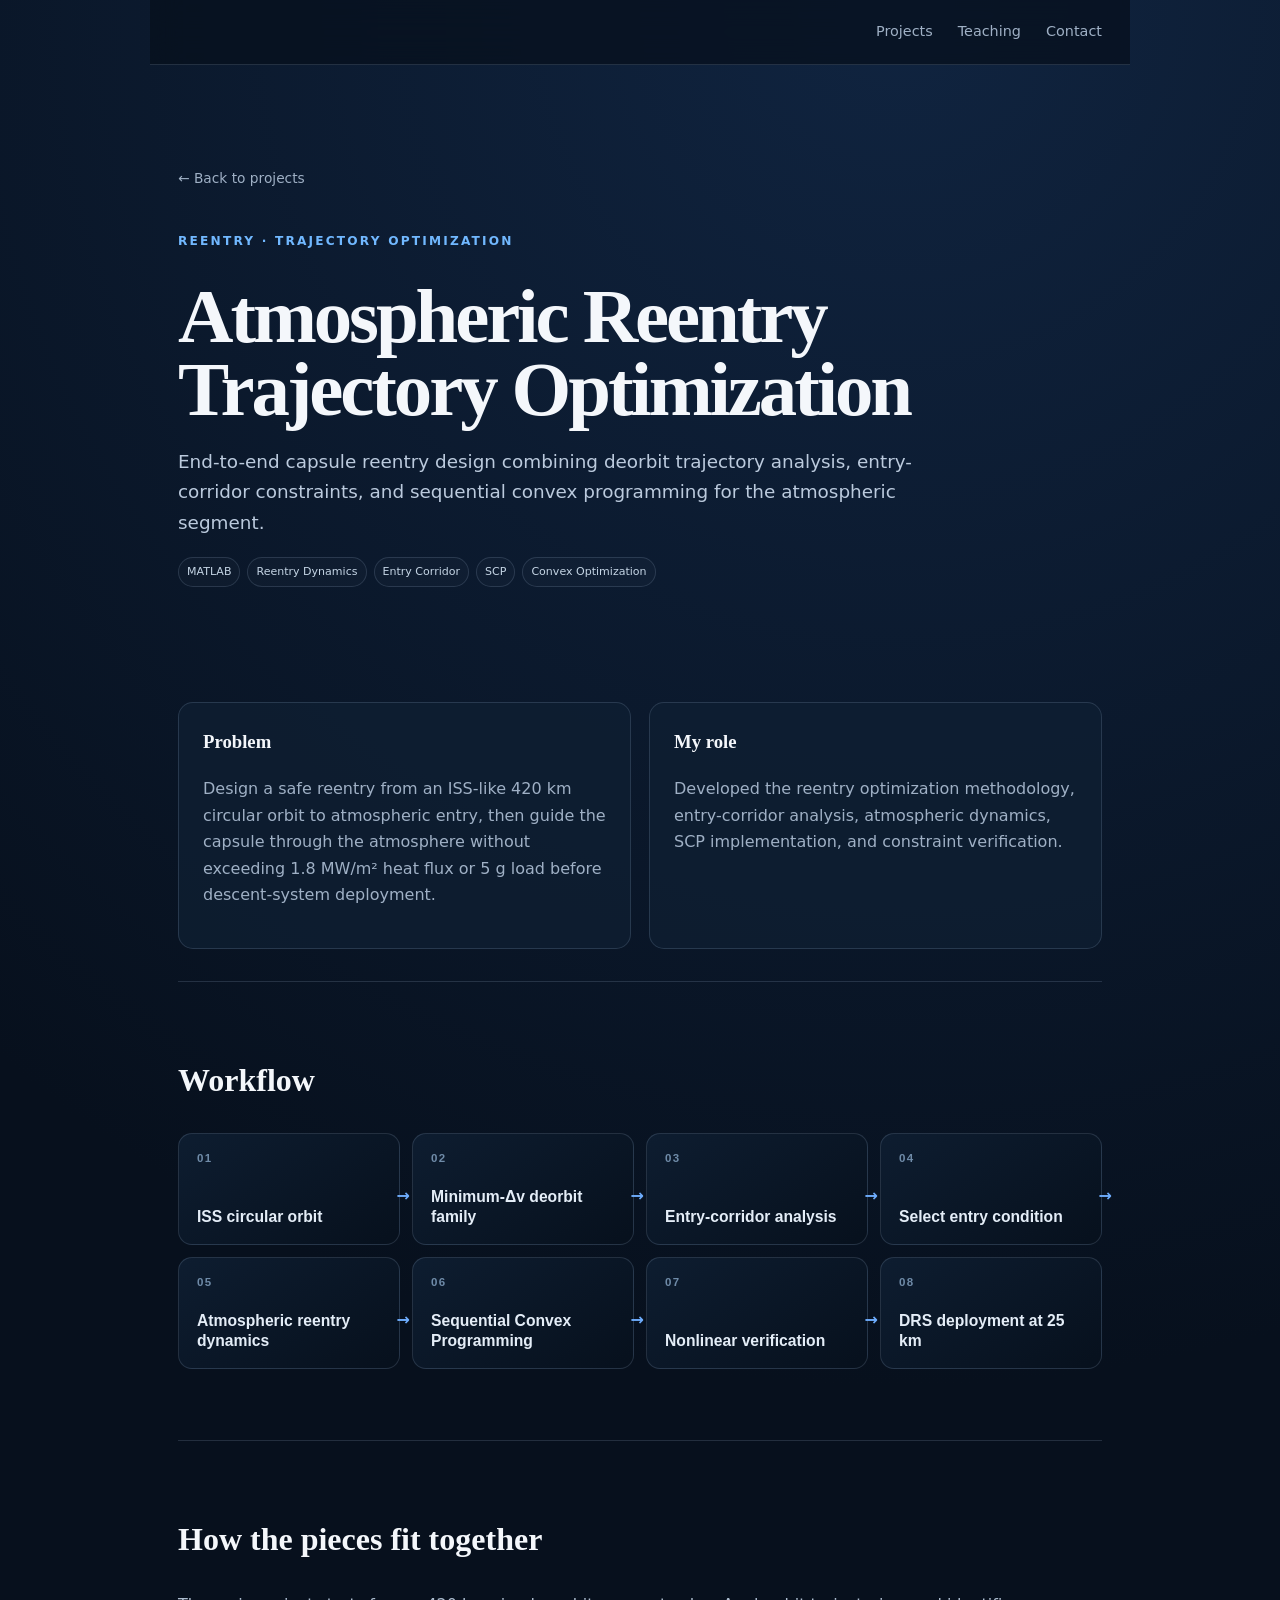
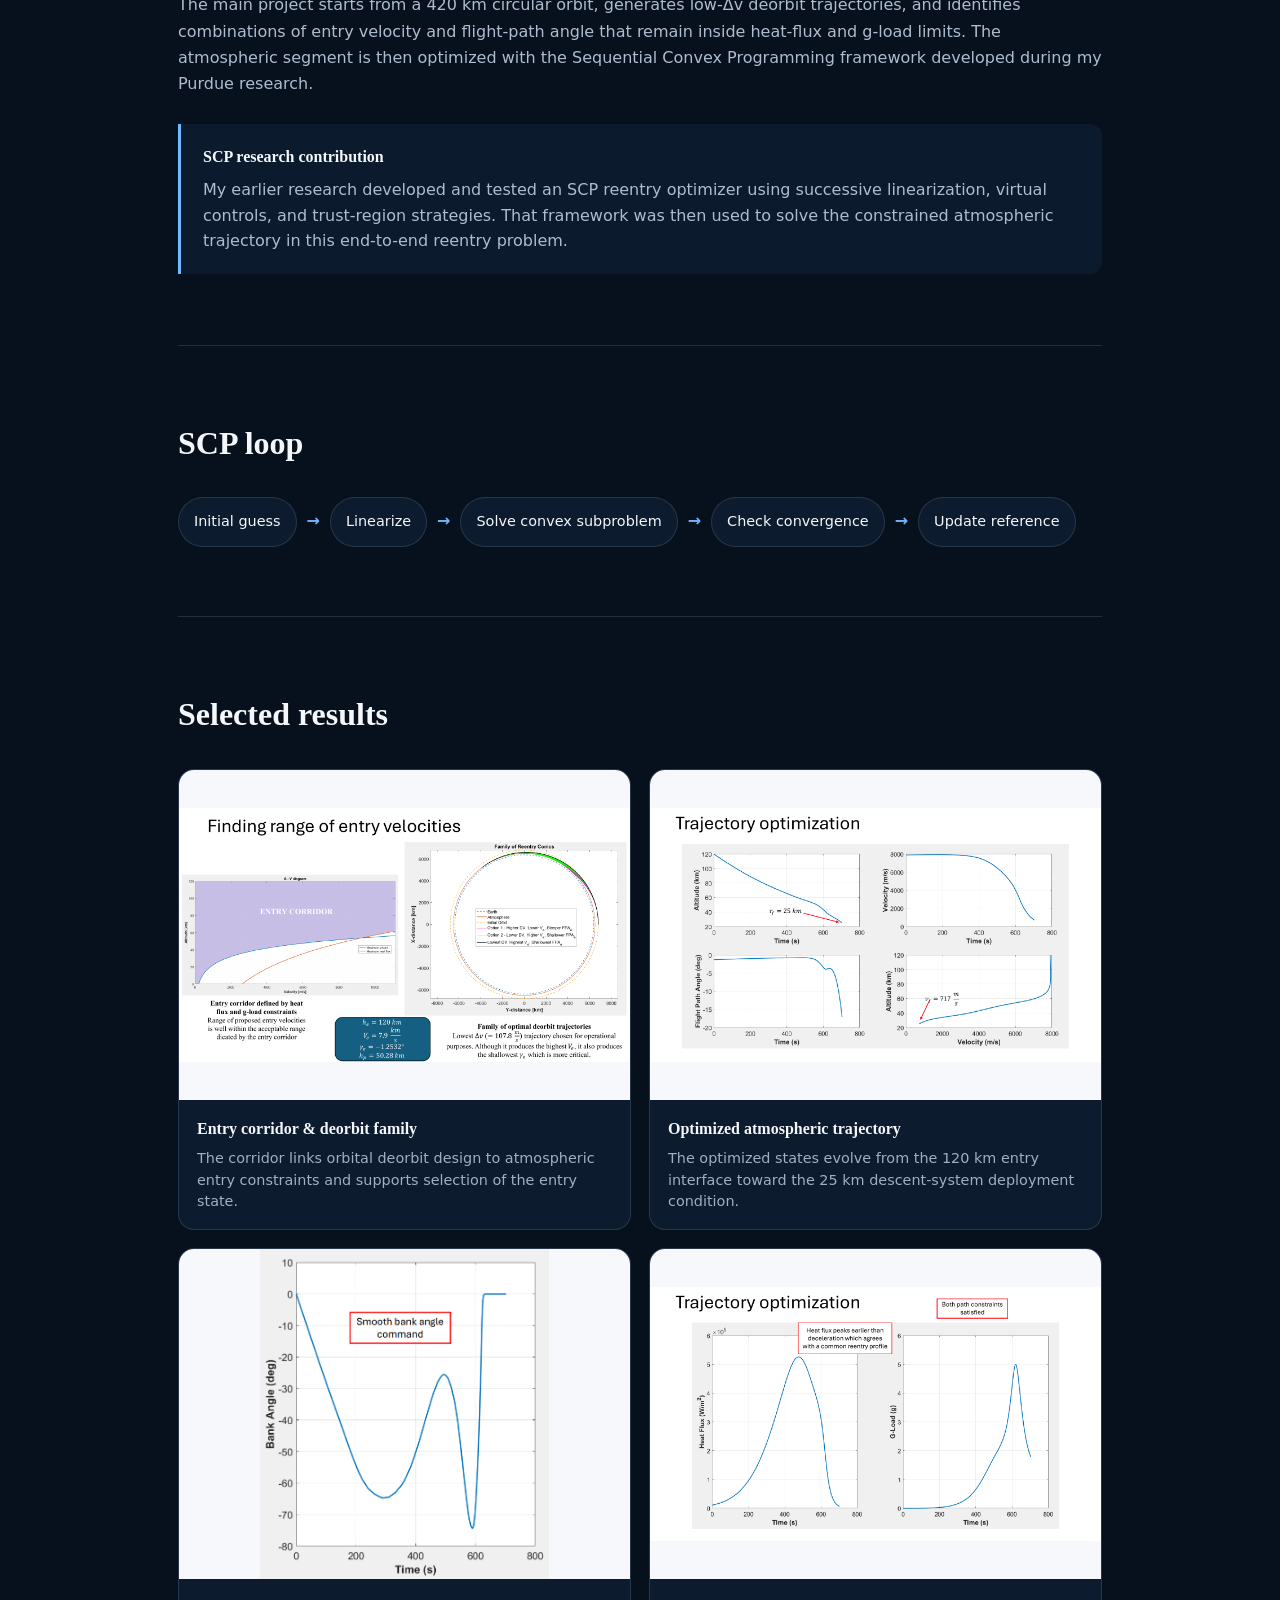
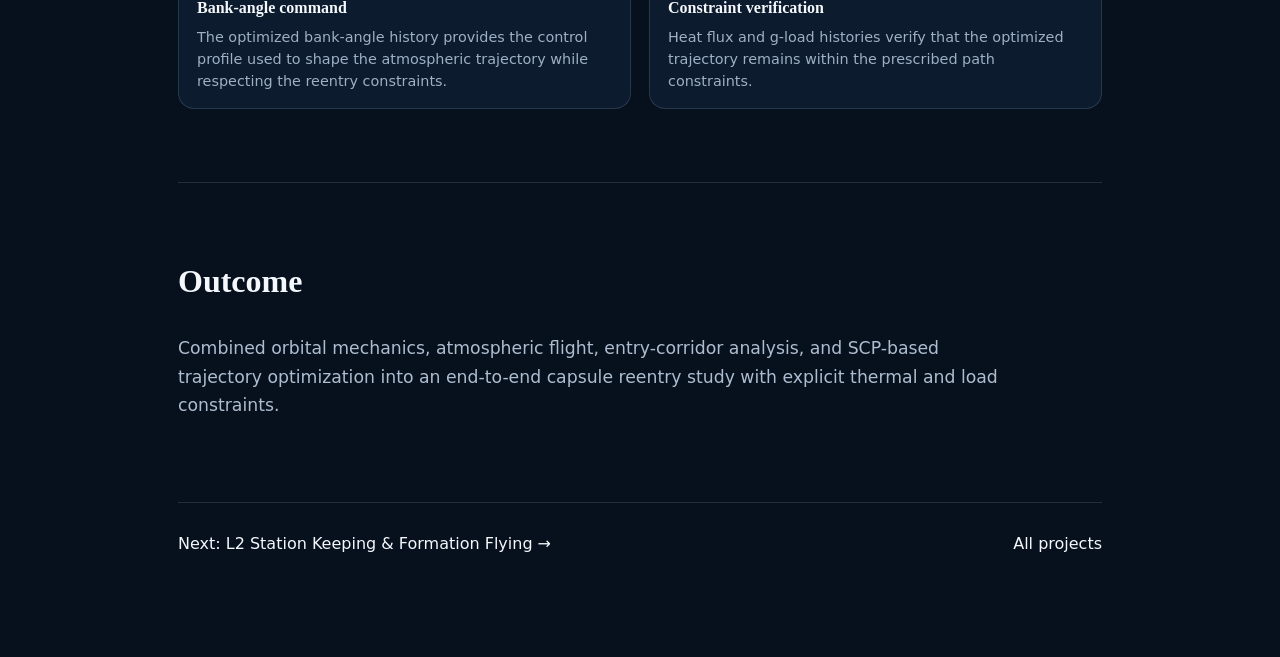
<file: projects/reentry-guidance.html>
<!DOCTYPE html>
<html lang="en"><head><meta charset="utf-8"/><meta content="width=device-width,initial-scale=1" name="viewport"/><title>Atmospheric Reentry Trajectory Optimization | Jose Ortiz Flores</title><link href="project.css" rel="stylesheet"/></head><body class="project-page"><header class="site-header"><div aria-hidden="true" class="brand-spacer"></div><nav class="nav"><a href="../index.html#projects">Projects</a><a href="../teaching.html">Teaching</a><a href="../index.html#contact">Contact</a></nav></header><main><section class="project-hero"><a class="back-link" href="../index.html#projects">← Back to projects</a><p class="eyebrow" style="margin-top:40px">REENTRY · TRAJECTORY OPTIMIZATION</p><h1>Atmospheric Reentry Trajectory Optimization</h1><p class="lead">End-to-end capsule reentry design combining deorbit trajectory analysis, entry-corridor constraints, and sequential convex programming for the atmospheric segment.</p><div class="tags"><span>MATLAB</span><span>Reentry Dynamics</span><span>Entry Corridor</span><span>SCP</span><span>Convex Optimization</span></div></section><section class="project-content"><div class="case-grid"><div class="case-card"><h3>Problem</h3><p>Design a safe reentry from an ISS-like 420 km circular orbit to atmospheric entry, then guide the capsule through the atmosphere without exceeding 1.8 MW/m² heat flux or 5 g load before descent-system deployment.</p></div><div class="case-card"><h3>My role</h3><p>Developed the reentry optimization methodology, entry-corridor analysis, atmospheric dynamics, SCP implementation, and constraint verification.</p></div></div><div class="project-section"><h2>Workflow</h2><div class="workflow"><div class="flow-step"><span>01</span><strong>ISS circular orbit</strong></div><div class="flow-step"><span>02</span><strong>Minimum-Δv deorbit family</strong></div><div class="flow-step"><span>03</span><strong>Entry-corridor analysis</strong></div><div class="flow-step"><span>04</span><strong>Select entry condition</strong></div><div class="flow-step"><span>05</span><strong>Atmospheric reentry dynamics</strong></div><div class="flow-step"><span>06</span><strong>Sequential Convex Programming</strong></div><div class="flow-step"><span>07</span><strong>Nonlinear verification</strong></div><div class="flow-step"><span>08</span><strong>DRS deployment at 25 km</strong></div></div></div><div class="project-section"><h2>How the pieces fit together</h2><p>The main project starts from a 420 km circular orbit, generates low-Δv deorbit trajectories, and identifies combinations of entry velocity and flight-path angle that remain inside heat-flux and g-load limits. The atmospheric segment is then optimized with the Sequential Convex Programming framework developed during my Purdue research.</p><div class="callout"><strong>SCP research contribution</strong><span>My earlier research developed and tested an SCP reentry optimizer using successive linearization, virtual controls, and trust-region strategies. That framework was then used to solve the constrained atmospheric trajectory in this end-to-end reentry problem.</span></div></div><div class="project-section"><h2>SCP loop</h2><div class="mini-flow"><span>Initial guess</span><b>→</b><span>Linearize</span><b>→</b><span>Solve convex subproblem</span><b>→</b><span>Check convergence</span><b>→</b><span>Update reference</span></div></div><div class="project-section"><h2>Selected results</h2><div class="results-grid"><figure class="result-card"><a href="../assets/results/reentry-corridor.png" rel="noopener" target="_blank"><img alt="Entry corridor &amp; deorbit family" loading="lazy" src="../assets/results/reentry-corridor.png"/></a><figcaption><strong>Entry corridor &amp; deorbit family</strong><span>The corridor links orbital deorbit design to atmospheric entry constraints and supports selection of the entry state.</span></figcaption></figure><figure class="result-card"><a href="../assets/results/reentry-optimized.png" rel="noopener" target="_blank"><img alt="Optimized atmospheric trajectory" loading="lazy" src="../assets/results/reentry-optimized.png"/></a><figcaption><strong>Optimized atmospheric trajectory</strong><span>The optimized states evolve from the 120 km entry interface toward the 25 km descent-system deployment condition.</span></figcaption></figure><figure class="result-card"><a href="../assets/results/reentry-bank-angle-v6.png" rel="noopener" target="_blank"><img alt="Optimized bank-angle command" loading="lazy" src="../assets/results/reentry-bank-angle-v6.png"/></a><figcaption><strong>Bank-angle command</strong><span>The optimized bank-angle history provides the control profile used to shape the atmospheric trajectory while respecting the reentry constraints.</span></figcaption></figure><figure class="result-card"><a href="../assets/results/reentry-constraints.png" rel="noopener" target="_blank"><img alt="Constraint verification" loading="lazy" src="../assets/results/reentry-constraints.png"/></a><figcaption><strong>Constraint verification</strong><span>Heat flux and g-load histories verify that the optimized trajectory remains within the prescribed path constraints.</span></figcaption></figure></div></div><div class="project-section outcome"><h2>Outcome</h2><p>Combined orbital mechanics, atmospheric flight, entry-corridor analysis, and SCP-based trajectory optimization into an end-to-end capsule reentry study with explicit thermal and load constraints.</p></div><div class="next-project"><a href="halo-relative-control.html">Next: L2 Station Keeping &amp; Formation Flying →</a><a href="../index.html#projects">All projects</a></div></section></main><script src="../script.js"></script></body></html>
</file>
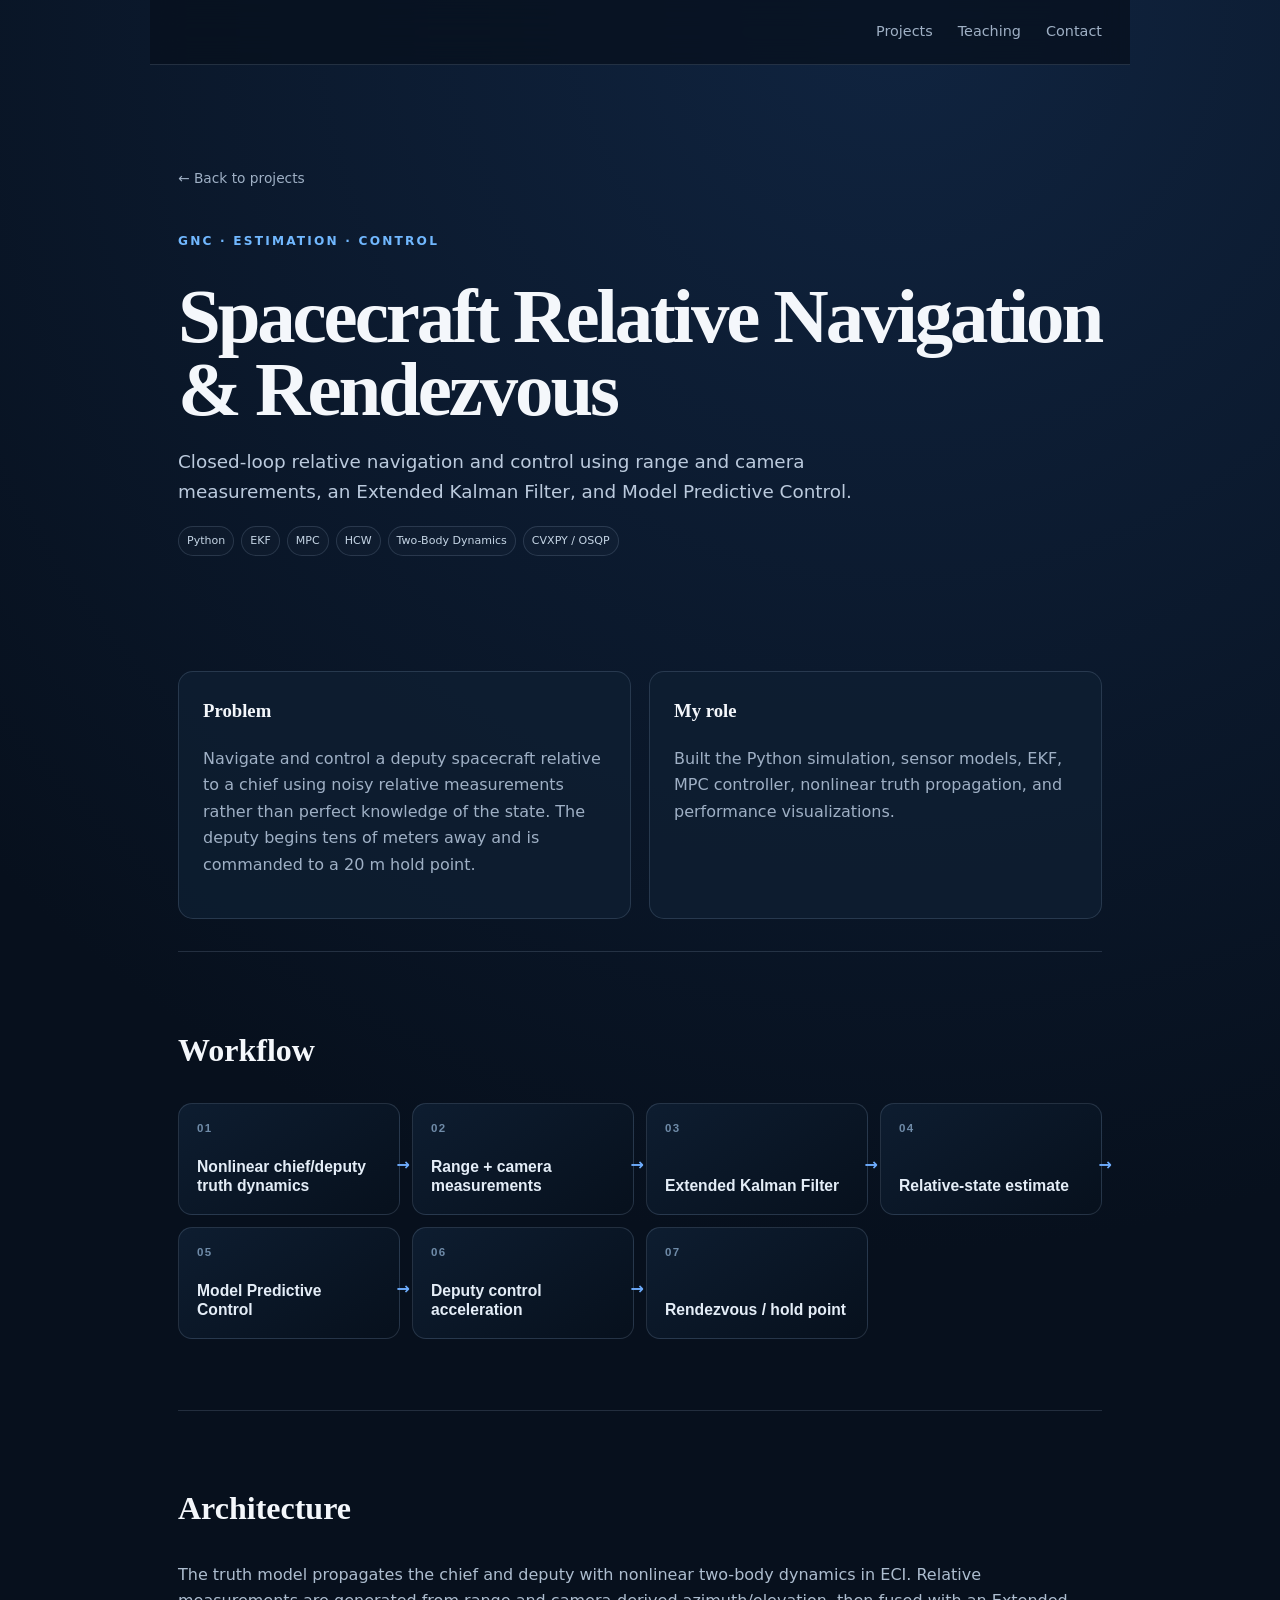
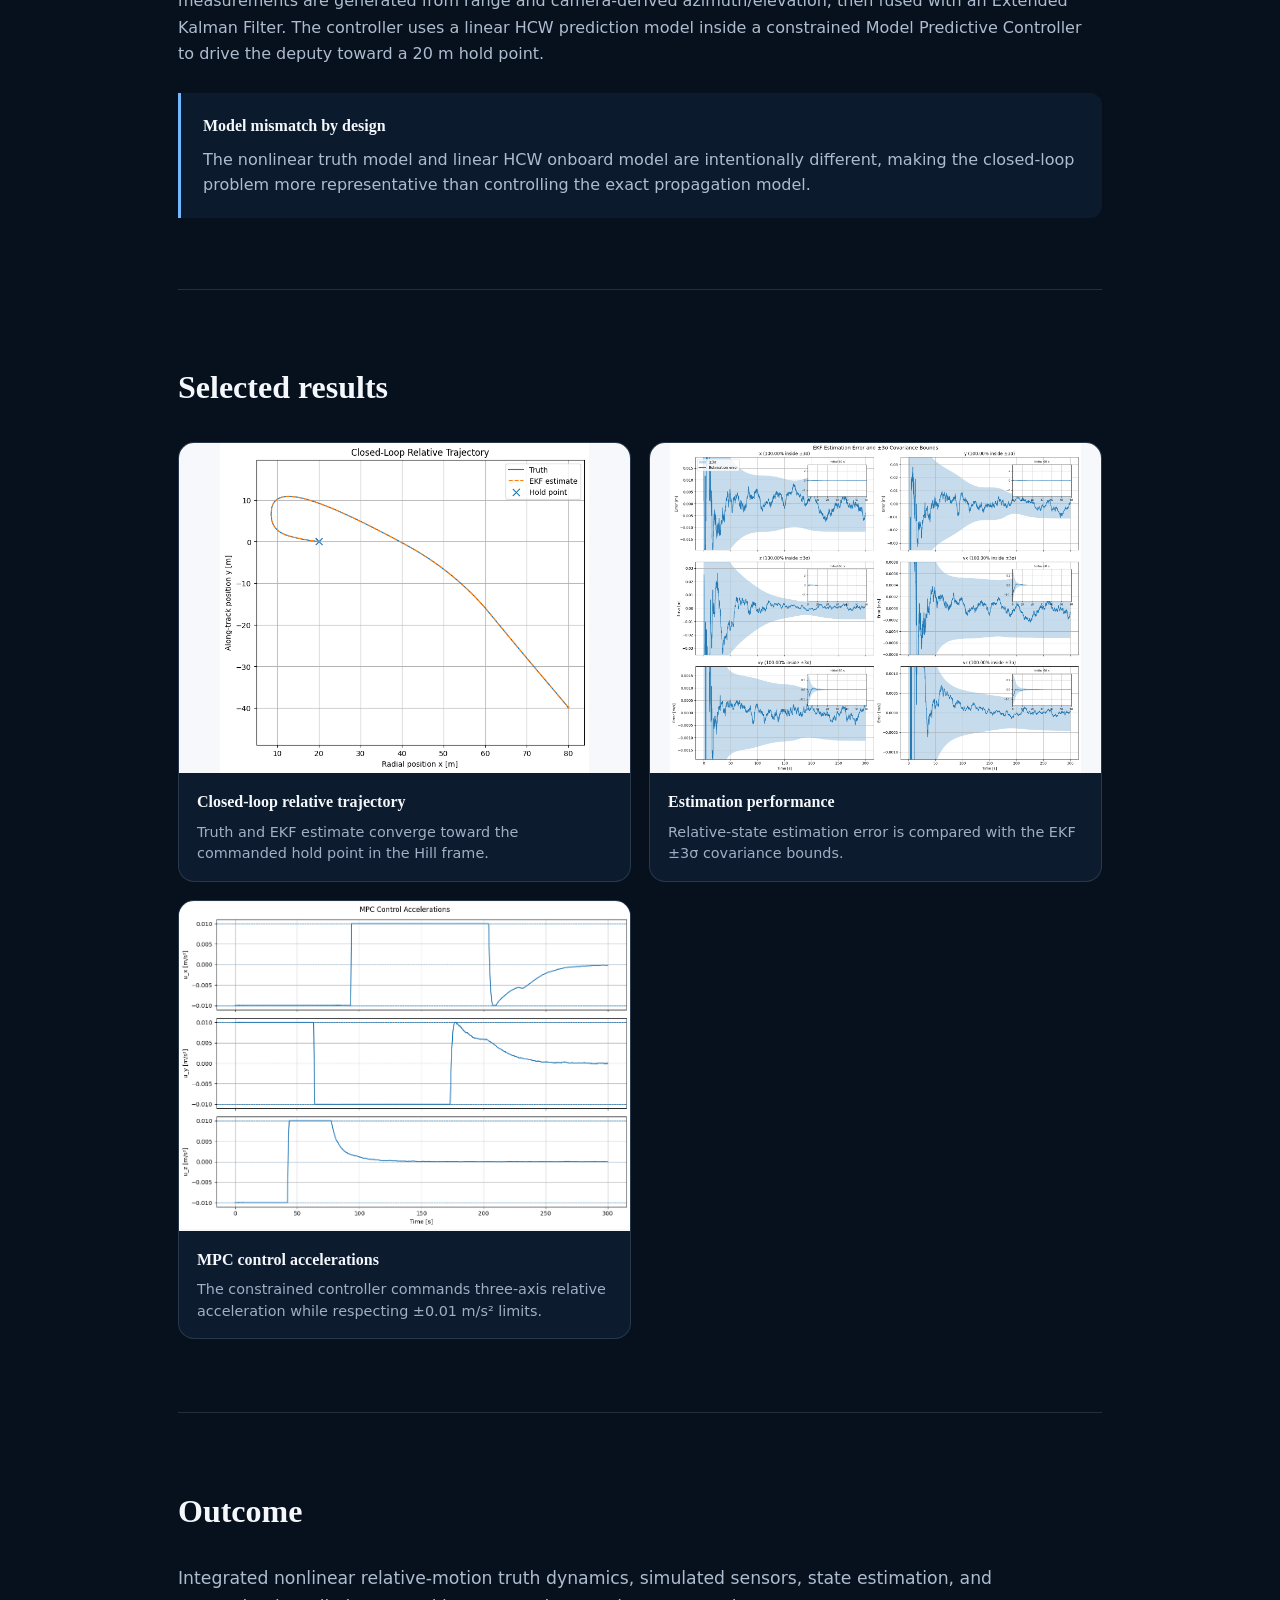
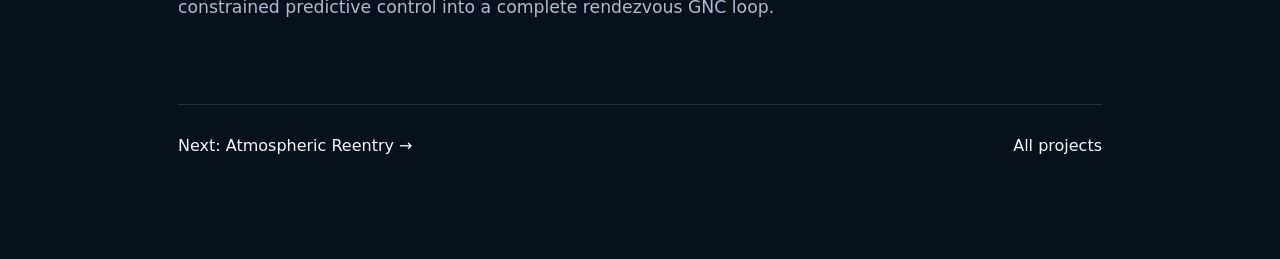
<file: projects/relative-navigation.html>
<!DOCTYPE html><html lang="en"><head><meta charset="UTF-8"><meta name="viewport" content="width=device-width,initial-scale=1"><title>Spacecraft Relative Navigation & Rendezvous | Jose Ortiz Flores</title><link rel="stylesheet" href="project.css"></head><body class="project-page"><header class="site-header"><div class="brand-spacer" aria-hidden="true"></div><nav class="nav"><a href="../index.html#projects">Projects</a><a href="../teaching.html">Teaching</a><a href="../index.html#contact">Contact</a></nav></header><main><section class="project-hero"><a class="back-link" href="../index.html#projects">← Back to projects</a><p class="eyebrow" style="margin-top:40px">GNC · ESTIMATION · CONTROL</p><h1>Spacecraft Relative Navigation & Rendezvous</h1><p class="lead">Closed-loop relative navigation and control using range and camera measurements, an Extended Kalman Filter, and Model Predictive Control.</p><div class="tags"><span>Python</span><span>EKF</span><span>MPC</span><span>HCW</span><span>Two-Body Dynamics</span><span>CVXPY / OSQP</span></div></section><section class="project-content"><div class="case-grid"><div class="case-card"><h3>Problem</h3><p>Navigate and control a deputy spacecraft relative to a chief using noisy relative measurements rather than perfect knowledge of the state. The deputy begins tens of meters away and is commanded to a 20 m hold point.</p></div><div class="case-card"><h3>My role</h3><p>Built the Python simulation, sensor models, EKF, MPC controller, nonlinear truth propagation, and performance visualizations.</p></div></div><div class="project-section"><h2>Workflow</h2><div class="workflow"><div class="flow-step"><span>01</span><strong>Nonlinear chief/deputy truth dynamics</strong></div><div class="flow-step"><span>02</span><strong>Range + camera measurements</strong></div><div class="flow-step"><span>03</span><strong>Extended Kalman Filter</strong></div><div class="flow-step"><span>04</span><strong>Relative-state estimate</strong></div><div class="flow-step"><span>05</span><strong>Model Predictive Control</strong></div><div class="flow-step"><span>06</span><strong>Deputy control acceleration</strong></div><div class="flow-step"><span>07</span><strong>Rendezvous / hold point</strong></div></div></div><div class="project-section"><h2>Architecture</h2><p>The truth model propagates the chief and deputy with nonlinear two-body dynamics in ECI. Relative measurements are generated from range and camera-derived azimuth/elevation, then fused with an Extended Kalman Filter. The controller uses a linear HCW prediction model inside a constrained Model Predictive Controller to drive the deputy toward a 20 m hold point.</p><div class="callout"><strong>Model mismatch by design</strong><span>The nonlinear truth model and linear HCW onboard model are intentionally different, making the closed-loop problem more representative than controlling the exact propagation model.</span></div></div><div class="project-section"><h2>Selected results</h2><div class="results-grid"><figure class="result-card "><a href="../assets/results/rendezvous-trajectory.png" target="_blank" rel="noopener"><img src="../assets/results/rendezvous-trajectory.png" alt="Closed-loop relative trajectory" loading="lazy"></a><figcaption><strong>Closed-loop relative trajectory</strong><span>Truth and EKF estimate converge toward the commanded hold point in the Hill frame.</span></figcaption></figure><figure class="result-card "><a href="../assets/results/rendezvous-ekf-3sigma.png" target="_blank" rel="noopener"><img src="../assets/results/rendezvous-ekf-3sigma.png" alt="Estimation performance" loading="lazy"></a><figcaption><strong>Estimation performance</strong><span>Relative-state estimation error is compared with the EKF ±3σ covariance bounds.</span></figcaption></figure><figure class="result-card "><a href="../assets/results/rendezvous-mpc.png" target="_blank" rel="noopener"><img src="../assets/results/rendezvous-mpc.png" alt="MPC control accelerations" loading="lazy"></a><figcaption><strong>MPC control accelerations</strong><span>The constrained controller commands three-axis relative acceleration while respecting ±0.01 m/s² limits.</span></figcaption></figure></div></div><div class="project-section outcome"><h2>Outcome</h2><p>Integrated nonlinear relative-motion truth dynamics, simulated sensors, state estimation, and constrained predictive control into a complete rendezvous GNC loop.</p></div><div class="next-project"><a href="reentry-guidance.html">Next: Atmospheric Reentry →</a><a href="../index.html#projects">All projects</a></div></section></main><script src="../script.js"></script></body></html>
</file>
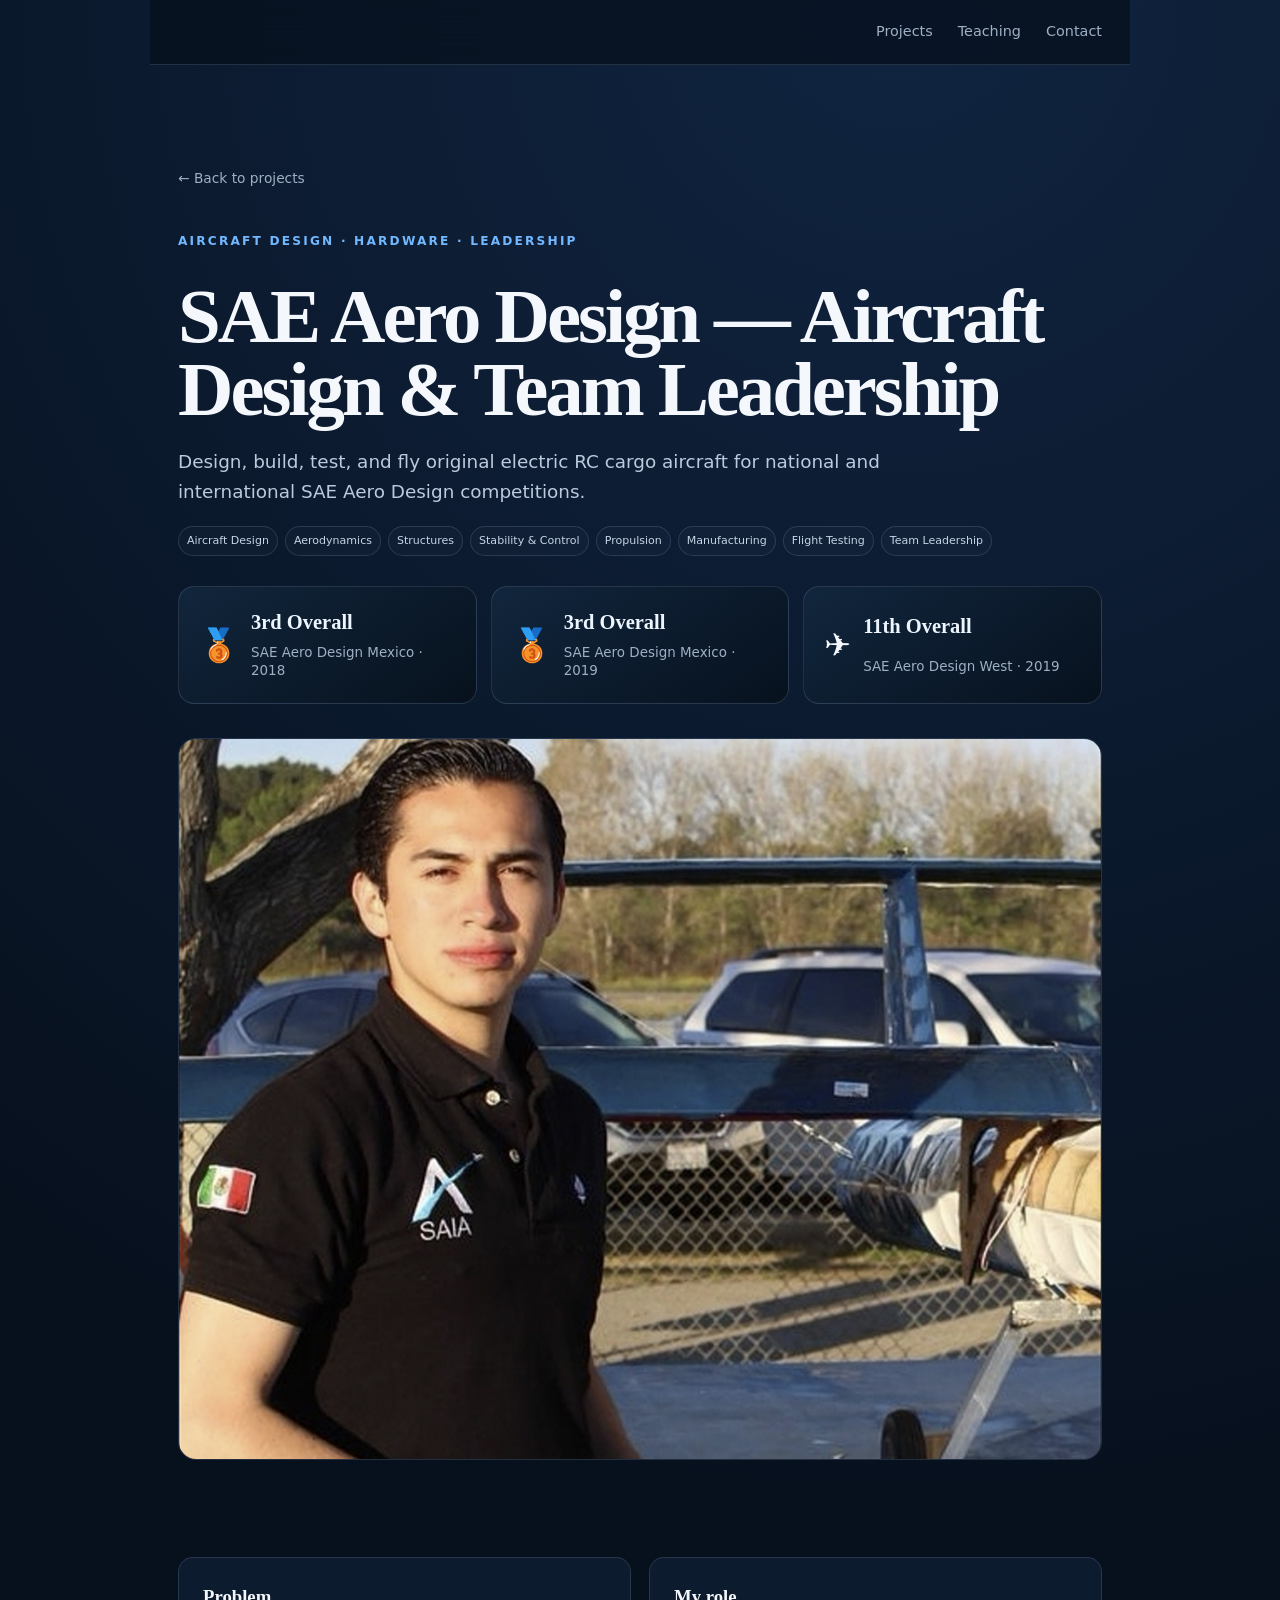
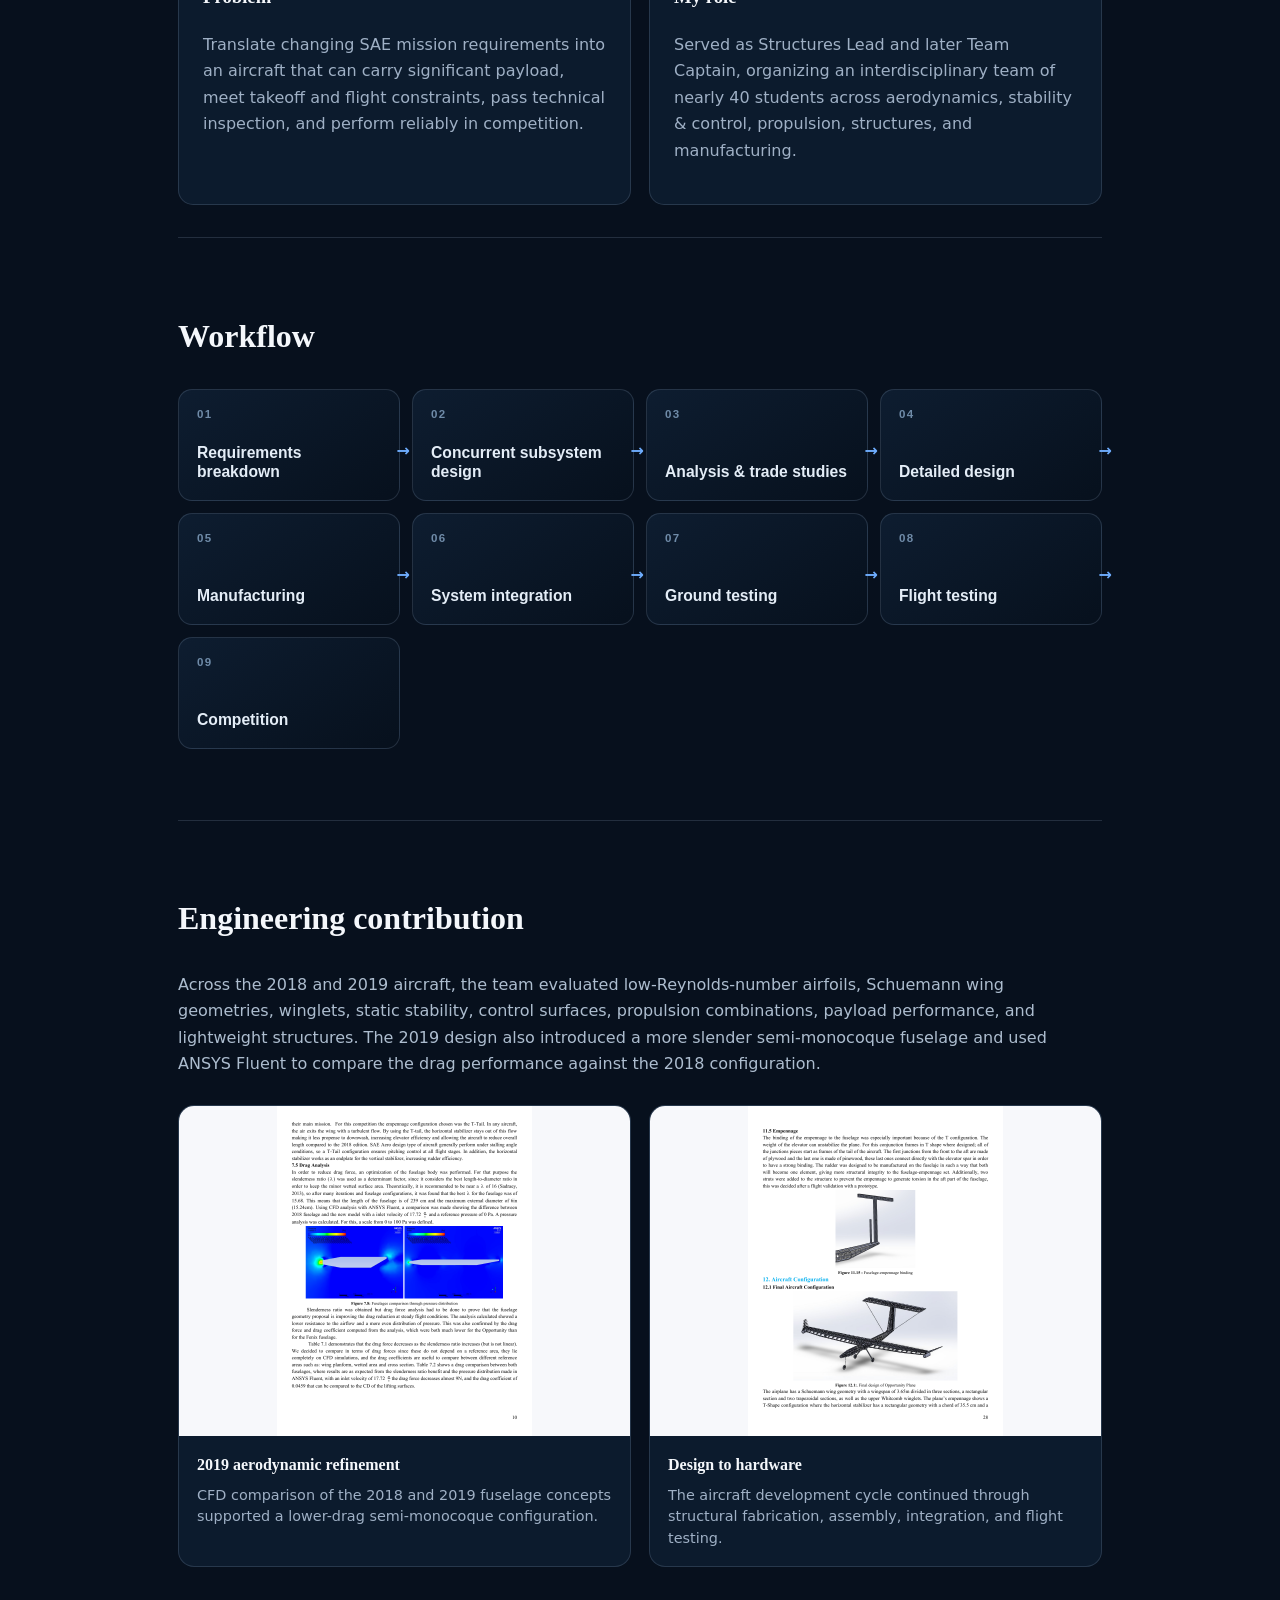
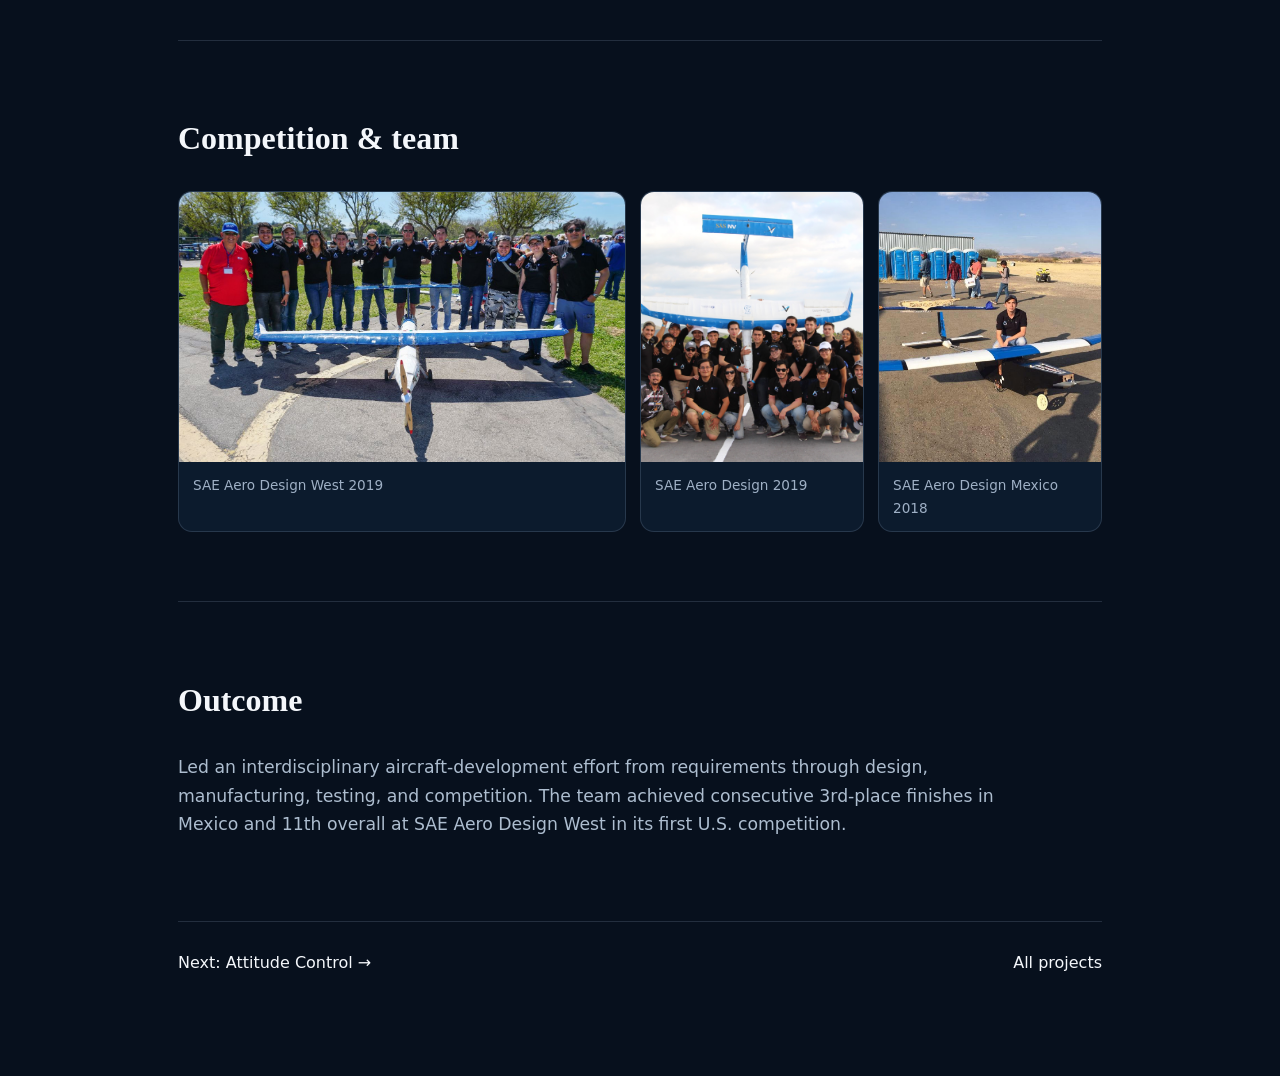
<file: projects/sae-aero-design.html>
<!DOCTYPE html>
<html lang="en"><head><meta charset="utf-8"/><meta content="width=device-width,initial-scale=1" name="viewport"/><title>SAE Aero Design — Aircraft Design &amp; Team Leadership | Jose Ortiz Flores</title><link href="project.css" rel="stylesheet"/></head><body class="project-page"><header class="site-header"><div aria-hidden="true" class="brand-spacer"></div><nav class="nav"><a href="../index.html#projects">Projects</a><a href="../teaching.html">Teaching</a><a href="../index.html#contact">Contact</a></nav></header><main><section class="project-hero"><a class="back-link" href="../index.html#projects">← Back to projects</a><p class="eyebrow" style="margin-top:40px">AIRCRAFT DESIGN · HARDWARE · LEADERSHIP</p><h1>SAE Aero Design — Aircraft Design &amp; Team Leadership</h1><p class="lead">Design, build, test, and fly original electric RC cargo aircraft for national and international SAE Aero Design competitions.</p><div class="tags"><span>Aircraft Design</span><span>Aerodynamics</span><span>Structures</span><span>Stability &amp; Control</span><span>Propulsion</span><span>Manufacturing</span><span>Flight Testing</span><span>Team Leadership</span></div><div class="competition-badges"><div class="competition-badge"><span class="badge-icon">🥉</span><strong>3rd Overall</strong><span>SAE Aero Design Mexico · 2018</span></div><div class="competition-badge"><span class="badge-icon">🥉</span><strong>3rd Overall</strong><span>SAE Aero Design Mexico · 2019</span></div><div class="competition-badge"><span class="badge-icon">✈</span><strong>11th Overall</strong><span>SAE Aero Design West · 2019</span></div></div><div class="hero-photo"><img alt="Jose Ortiz Flores with an SAE Aero Design aircraft" src="../assets/images/sae-jose-top-v5.jpg"/></div></section><section class="project-content"><div class="case-grid"><div class="case-card"><h3>Problem</h3><p>Translate changing SAE mission requirements into an aircraft that can carry significant payload, meet takeoff and flight constraints, pass technical inspection, and perform reliably in competition.</p></div><div class="case-card"><h3>My role</h3><p>Served as Structures Lead and later Team Captain, organizing an interdisciplinary team of nearly 40 students across aerodynamics, stability &amp; control, propulsion, structures, and manufacturing.</p></div></div><div class="project-section"><h2>Workflow</h2><div class="workflow"><div class="flow-step"><span>01</span><strong>Requirements breakdown</strong></div><div class="flow-step"><span>02</span><strong>Concurrent subsystem design</strong></div><div class="flow-step"><span>03</span><strong>Analysis &amp; trade studies</strong></div><div class="flow-step"><span>04</span><strong>Detailed design</strong></div><div class="flow-step"><span>05</span><strong>Manufacturing</strong></div><div class="flow-step"><span>06</span><strong>System integration</strong></div><div class="flow-step"><span>07</span><strong>Ground testing</strong></div><div class="flow-step"><span>08</span><strong>Flight testing</strong></div><div class="flow-step"><span>09</span><strong>Competition</strong></div></div></div><div class="project-section"><h2>Engineering contribution</h2><p>Across the 2018 and 2019 aircraft, the team evaluated low-Reynolds-number airfoils, Schuemann wing geometries, winglets, static stability, control surfaces, propulsion combinations, payload performance, and lightweight structures. The 2019 design also introduced a more slender semi-monocoque fuselage and used ANSYS Fluent to compare the drag performance against the 2018 configuration.</p><div class="results-grid"><figure class="result-card"><a href="../assets/results/sae-cfd.png" rel="noopener" target="_blank"><img alt="2019 aerodynamic refinement" loading="lazy" src="../assets/results/sae-cfd.png"/></a><figcaption><strong>2019 aerodynamic refinement</strong><span>CFD comparison of the 2018 and 2019 fuselage concepts supported a lower-drag semi-monocoque configuration.</span></figcaption></figure><figure class="result-card"><a href="../assets/results/sae-manufacture.png" rel="noopener" target="_blank"><img alt="Design to hardware" loading="lazy" src="../assets/results/sae-manufacture.png"/></a><figcaption><strong>Design to hardware</strong><span>The aircraft development cycle continued through structural fabrication, assembly, integration, and flight testing.</span></figcaption></figure></div></div><div class="project-section"><h2>Competition &amp; team</h2><div class="photo-grid"><figure><img alt="SAIA team with aircraft at SAE Aero Design West 2019" loading="lazy" src="../assets/images/sae-west-2019.jpeg"/><figcaption>SAE Aero Design West 2019</figcaption></figure><figure><img alt="SAIA aircraft development team in 2019" loading="lazy" src="../assets/images/sae-team-2019.jpg"/><figcaption>SAE Aero Design 2019</figcaption></figure><figure><img alt="Jose Ortiz Flores with the SAE Aero Design aircraft in 2018" loading="lazy" src="../assets/images/sae-2018.jpg"/><figcaption>SAE Aero Design Mexico 2018</figcaption></figure></div></div><div class="project-section outcome"><h2>Outcome</h2><p>Led an interdisciplinary aircraft-development effort from requirements through design, manufacturing, testing, and competition. The team achieved consecutive 3rd-place finishes in Mexico and 11th overall at SAE Aero Design West in its first U.S. competition.</p></div><div class="next-project"><a href="spacecraft-adcs.html">Next: Attitude Control →</a><a href="../index.html#projects">All projects</a></div></section></main><script src="../script.js"></script></body></html>
</file>
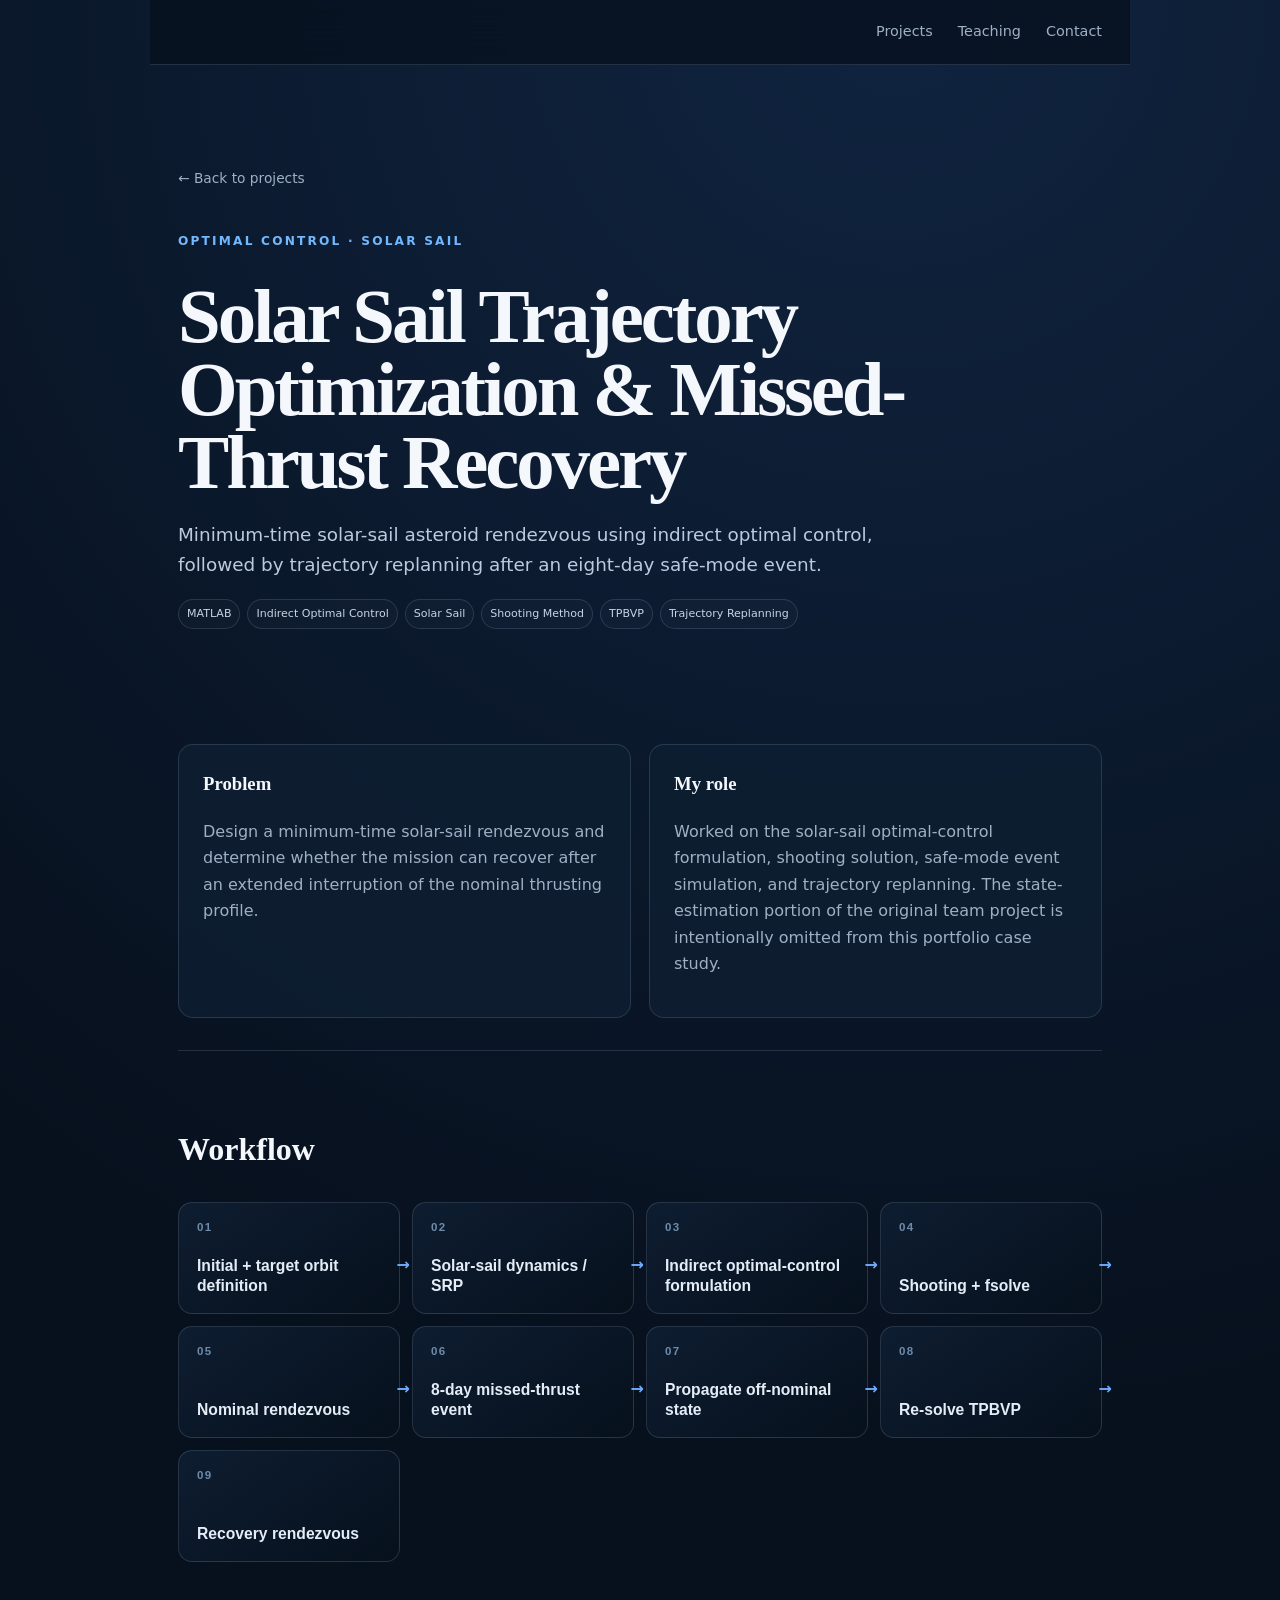
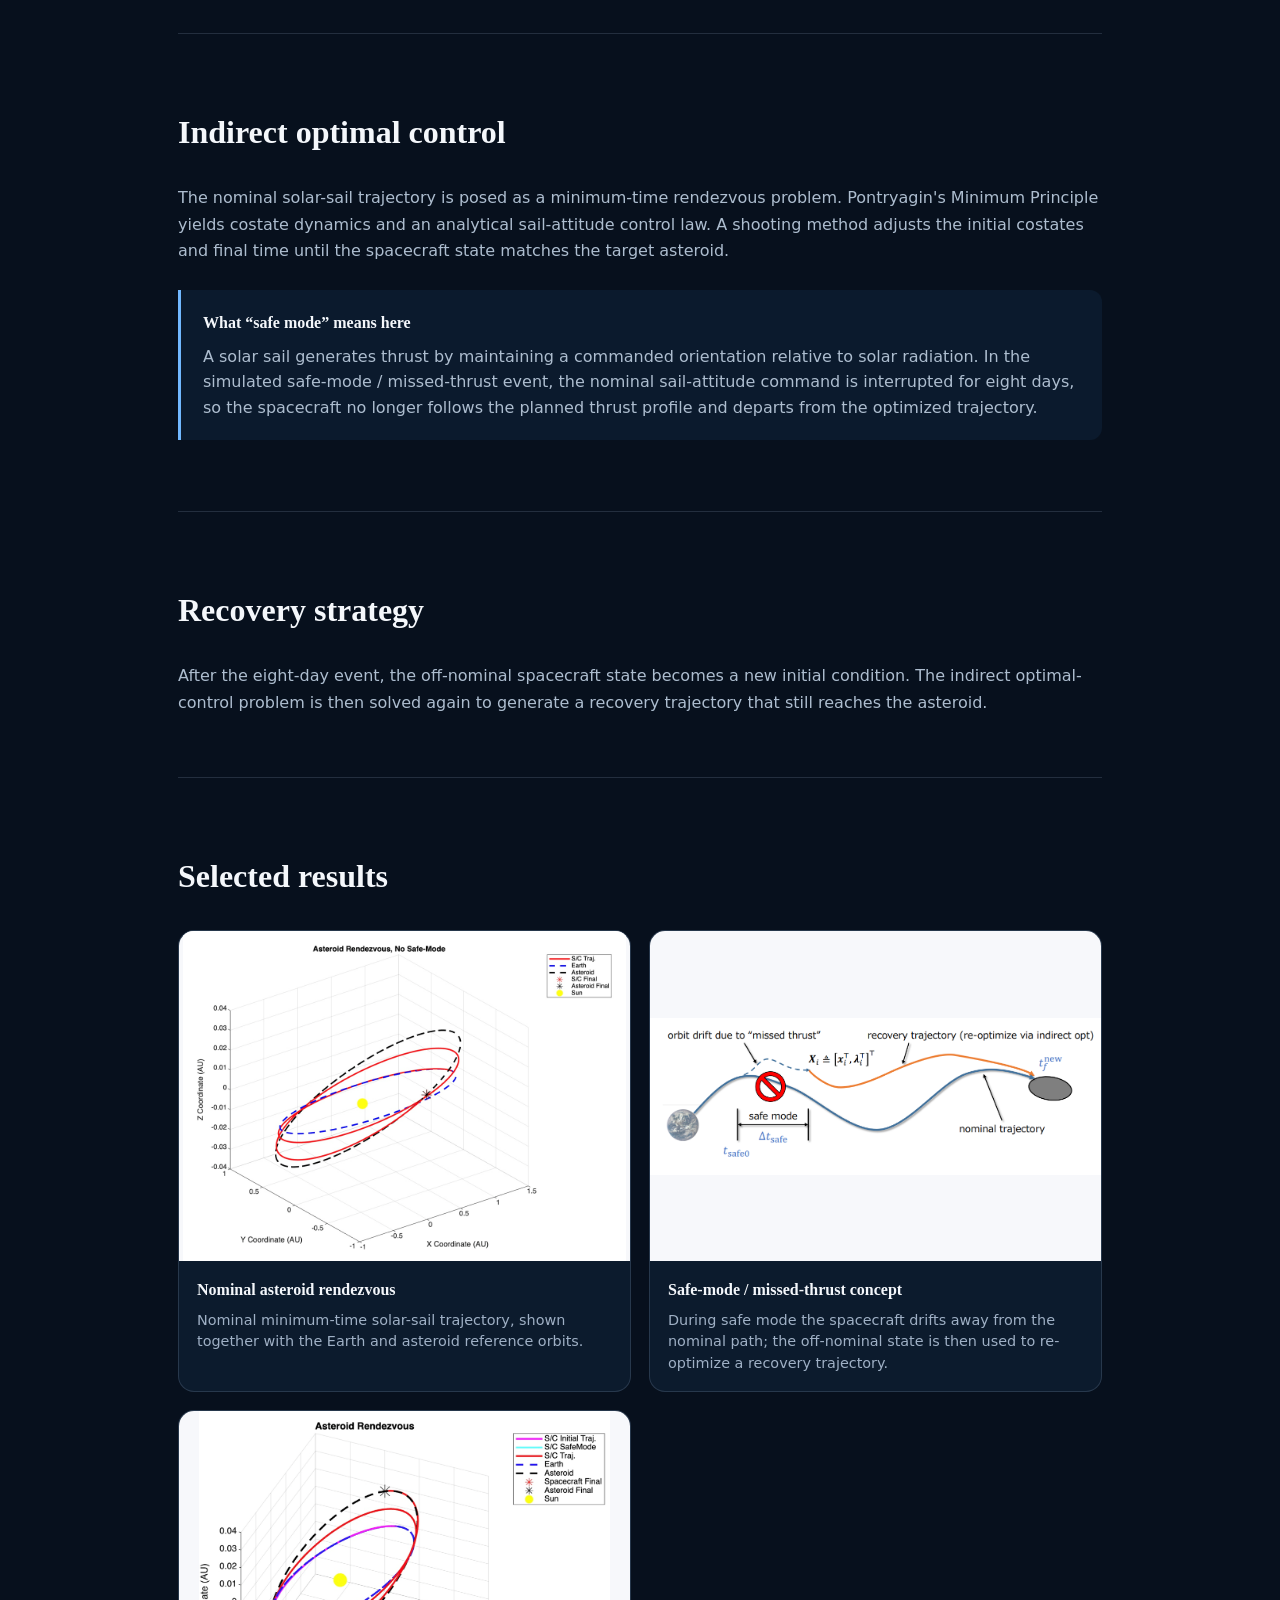
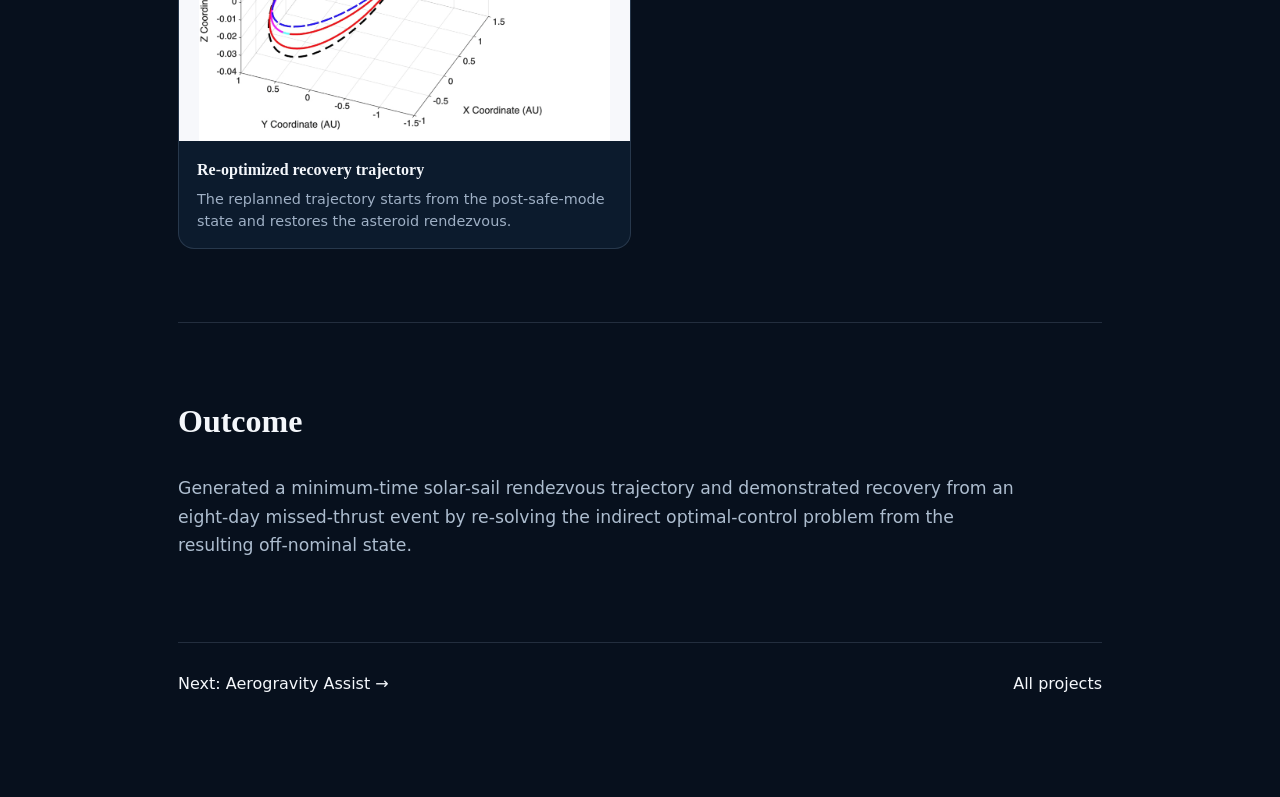
<file: projects/solar-sail-optimal-control.html>
<!DOCTYPE html>
<html lang="en"><head><meta charset="utf-8"/><meta content="width=device-width,initial-scale=1" name="viewport"/><title>Solar Sail Trajectory Optimization &amp; Missed-Thrust Recovery | Jose Ortiz Flores</title><link href="project.css" rel="stylesheet"/></head><body class="project-page"><header class="site-header"><div aria-hidden="true" class="brand-spacer"></div><nav class="nav"><a href="../index.html#projects">Projects</a><a href="../teaching.html">Teaching</a><a href="../index.html#contact">Contact</a></nav></header><main><section class="project-hero"><a class="back-link" href="../index.html#projects">← Back to projects</a><p class="eyebrow" style="margin-top:40px">OPTIMAL CONTROL · SOLAR SAIL</p><h1>Solar Sail Trajectory Optimization &amp; Missed-Thrust Recovery</h1><p class="lead">Minimum-time solar-sail asteroid rendezvous using indirect optimal control, followed by trajectory replanning after an eight-day safe-mode event.</p><div class="tags"><span>MATLAB</span><span>Indirect Optimal Control</span><span>Solar Sail</span><span>Shooting Method</span><span>TPBVP</span><span>Trajectory Replanning</span></div></section><section class="project-content"><div class="case-grid"><div class="case-card"><h3>Problem</h3><p>Design a minimum-time solar-sail rendezvous and determine whether the mission can recover after an extended interruption of the nominal thrusting profile.</p></div><div class="case-card"><h3>My role</h3><p>Worked on the solar-sail optimal-control formulation, shooting solution, safe-mode event simulation, and trajectory replanning. The state-estimation portion of the original team project is intentionally omitted from this portfolio case study.</p></div></div><div class="project-section"><h2>Workflow</h2><div class="workflow"><div class="flow-step"><span>01</span><strong>Initial + target orbit definition</strong></div><div class="flow-step"><span>02</span><strong>Solar-sail dynamics / SRP</strong></div><div class="flow-step"><span>03</span><strong>Indirect optimal-control formulation</strong></div><div class="flow-step"><span>04</span><strong>Shooting + fsolve</strong></div><div class="flow-step"><span>05</span><strong>Nominal rendezvous</strong></div><div class="flow-step"><span>06</span><strong>8-day missed-thrust event</strong></div><div class="flow-step"><span>07</span><strong>Propagate off-nominal state</strong></div><div class="flow-step"><span>08</span><strong>Re-solve TPBVP</strong></div><div class="flow-step"><span>09</span><strong>Recovery rendezvous</strong></div></div></div><div class="project-section"><h2>Indirect optimal control</h2><p>The nominal solar-sail trajectory is posed as a minimum-time rendezvous problem. Pontryagin's Minimum Principle yields costate dynamics and an analytical sail-attitude control law. A shooting method adjusts the initial costates and final time until the spacecraft state matches the target asteroid.</p><div class="callout"><strong>What “safe mode” means here</strong><span>A solar sail generates thrust by maintaining a commanded orientation relative to solar radiation. In the simulated safe-mode / missed-thrust event, the nominal sail-attitude command is interrupted for eight days, so the spacecraft no longer follows the planned thrust profile and departs from the optimized trajectory.</span></div></div><div class="project-section"><h2>Recovery strategy</h2><p>After the eight-day event, the off-nominal spacecraft state becomes a new initial condition. The indirect optimal-control problem is then solved again to generate a recovery trajectory that still reaches the asteroid.</p></div><div class="project-section"><h2>Selected results</h2><div class="results-grid"><figure class="result-card"><a href="../assets/results/sail-nominal-v5.png" rel="noopener" target="_blank"><img alt="Nominal asteroid rendezvous" loading="lazy" src="../assets/results/sail-nominal-v5.png"/></a><figcaption><strong>Nominal asteroid rendezvous</strong><span>Nominal minimum-time solar-sail trajectory, shown together with the Earth and asteroid reference orbits.</span></figcaption></figure><figure class="result-card"><a href="../assets/results/sail-safemode-diagram-v5.png" rel="noopener" target="_blank"><img alt="Safe-mode / missed-thrust concept" loading="lazy" src="../assets/results/sail-safemode-diagram-v5.png"/></a><figcaption><strong>Safe-mode / missed-thrust concept</strong><span>During safe mode the spacecraft drifts away from the nominal path; the off-nominal state is then used to re-optimize a recovery trajectory.</span></figcaption></figure><figure class="result-card"><a href="../assets/results/sail-recovery-v5.png" rel="noopener" target="_blank"><img alt="Re-optimized recovery trajectory" loading="lazy" src="../assets/results/sail-recovery-v5.png"/></a><figcaption><strong>Re-optimized recovery trajectory</strong><span>The replanned trajectory starts from the post-safe-mode state and restores the asteroid rendezvous.</span></figcaption></figure></div></div><div class="project-section outcome"><h2>Outcome</h2><p>Generated a minimum-time solar-sail rendezvous trajectory and demonstrated recovery from an eight-day missed-thrust event by re-solving the indirect optimal-control problem from the resulting off-nominal state.</p></div><div class="next-project"><a href="aerogravity-assist.html">Next: Aerogravity Assist →</a><a href="../index.html#projects">All projects</a></div></section></main><script src="../script.js"></script></body></html>
</file>
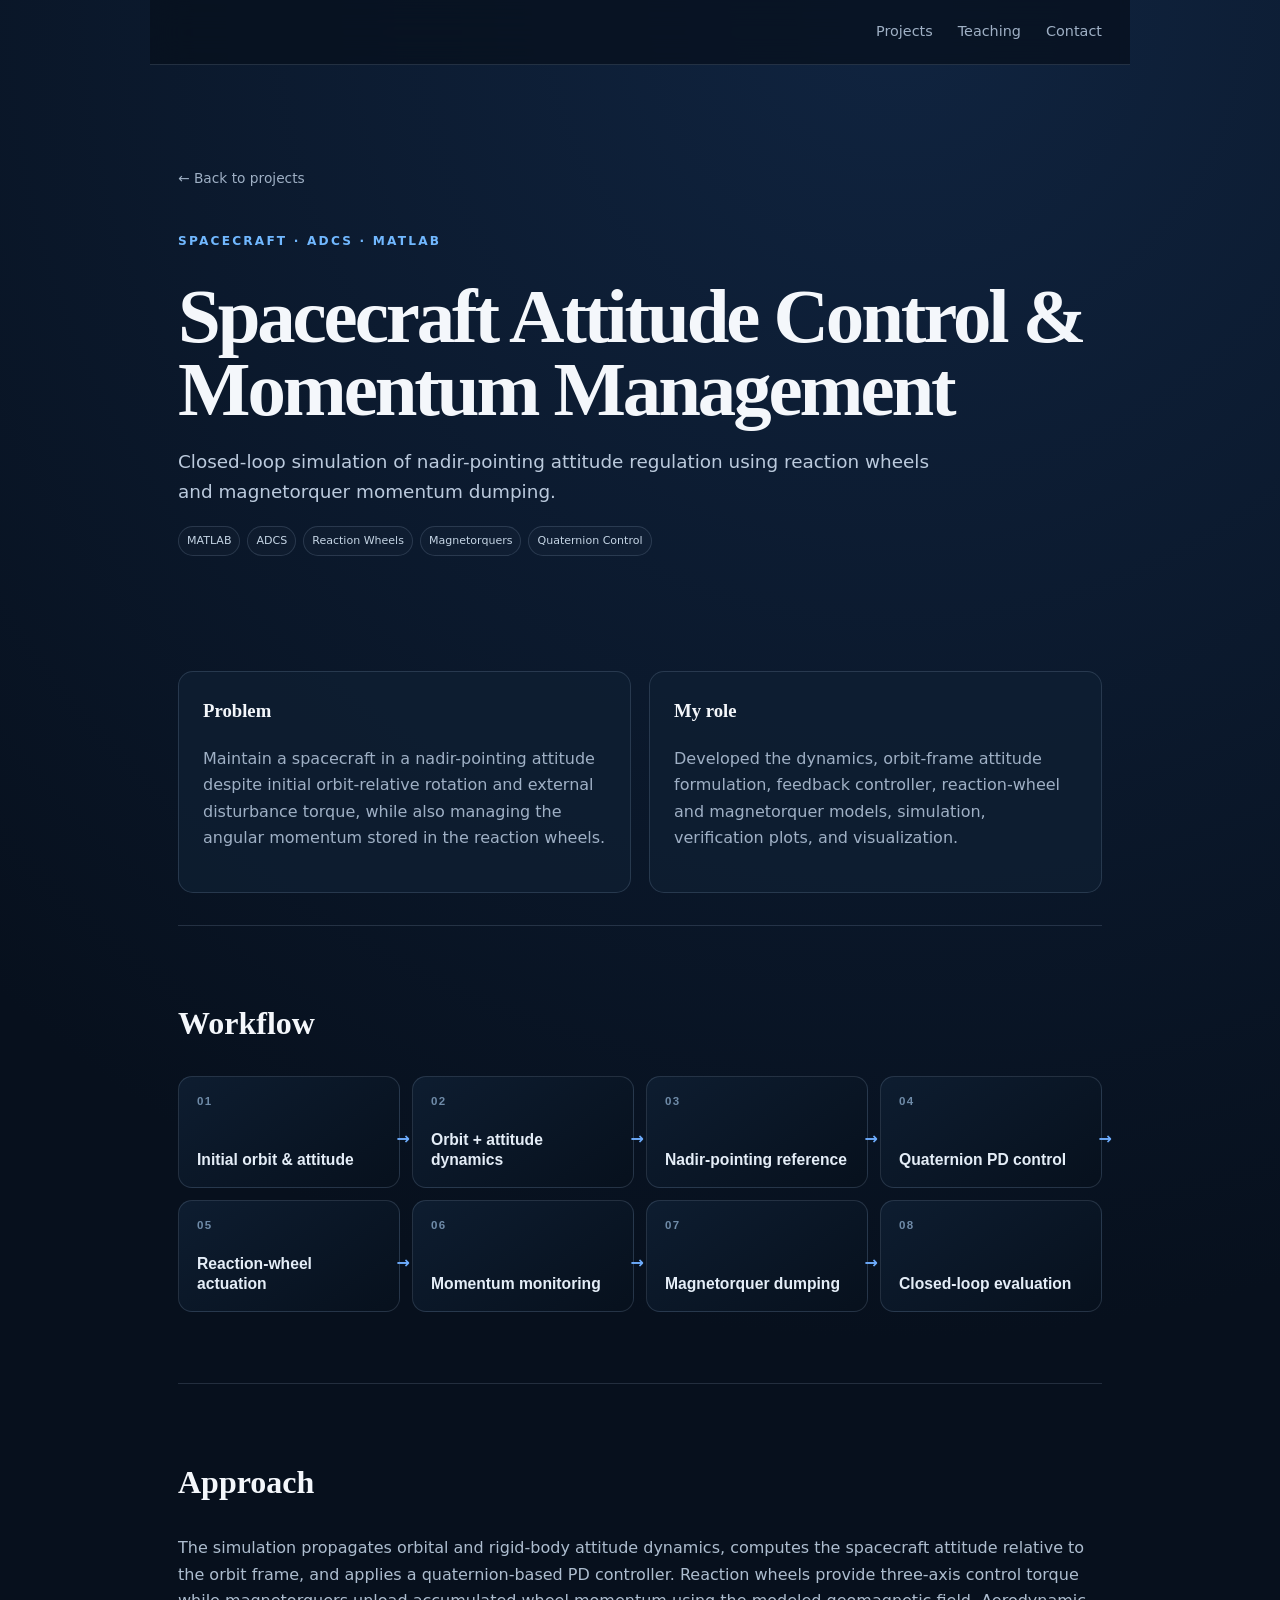
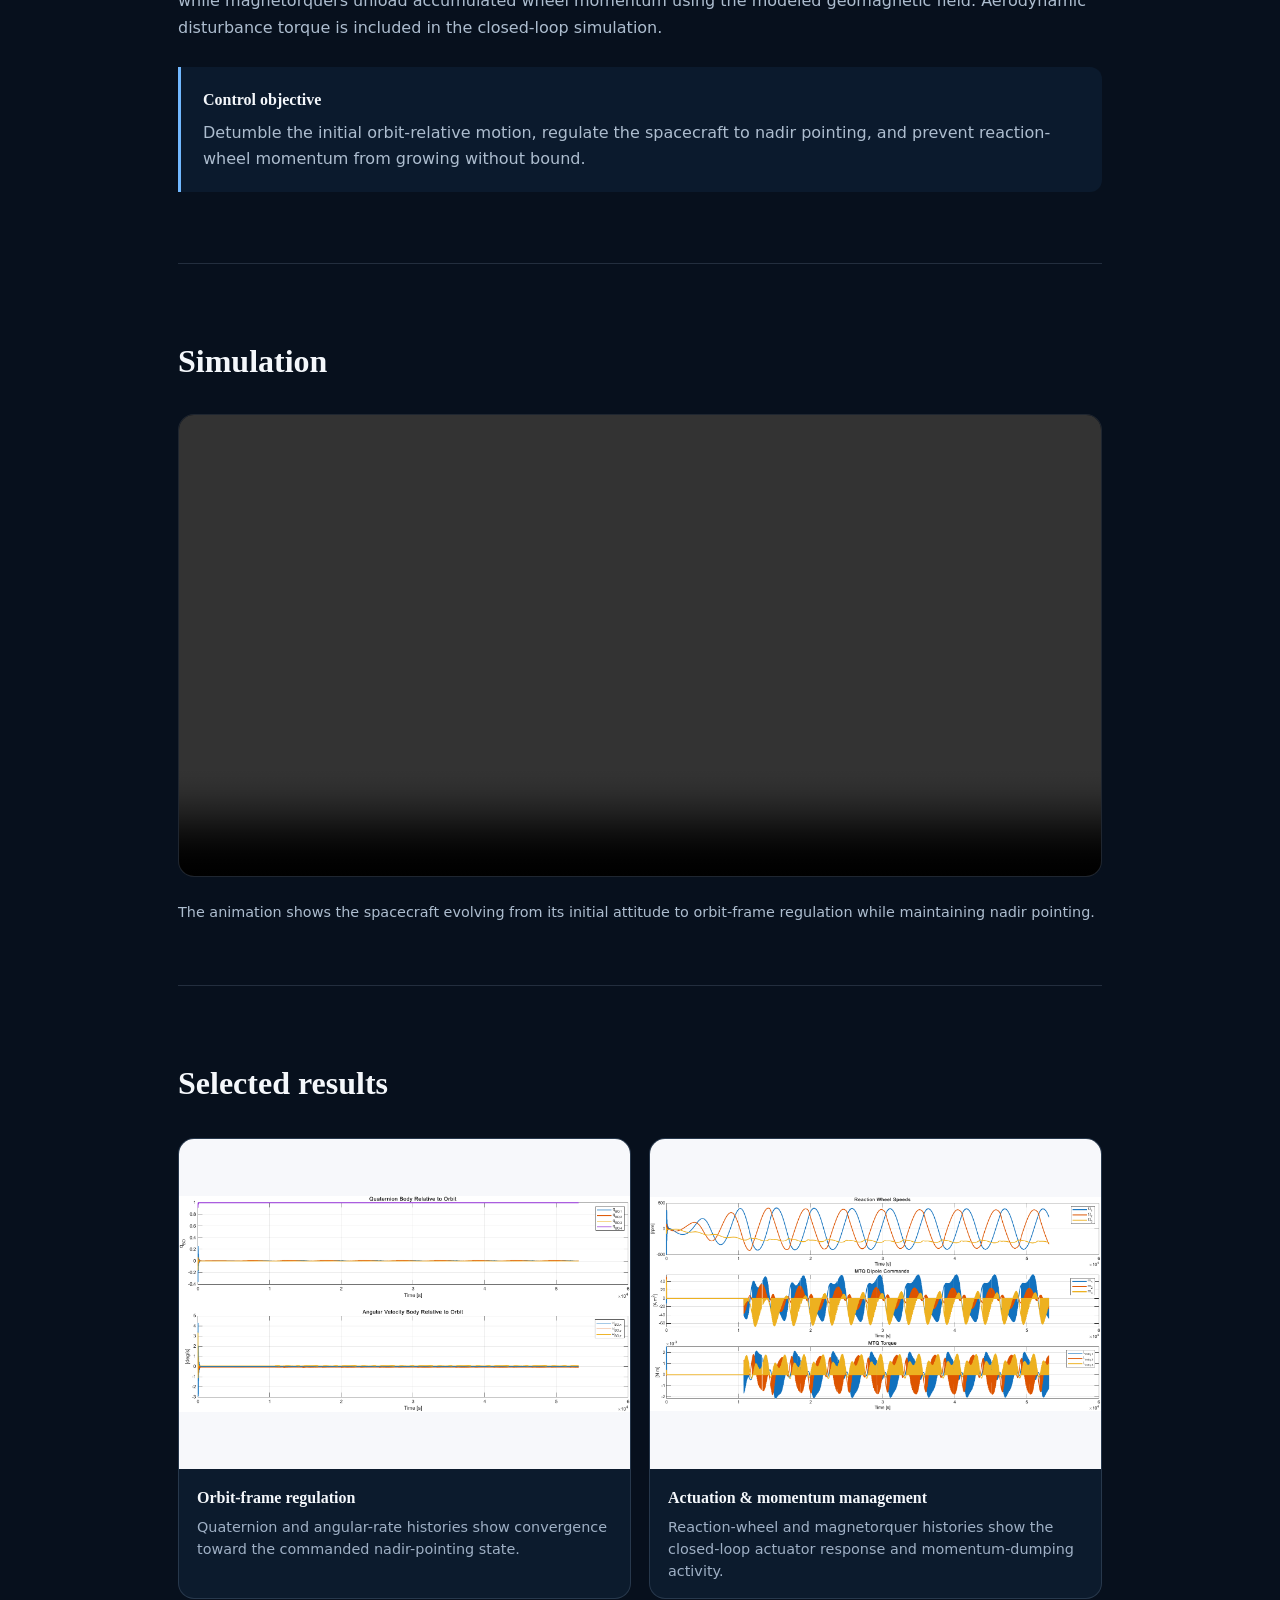
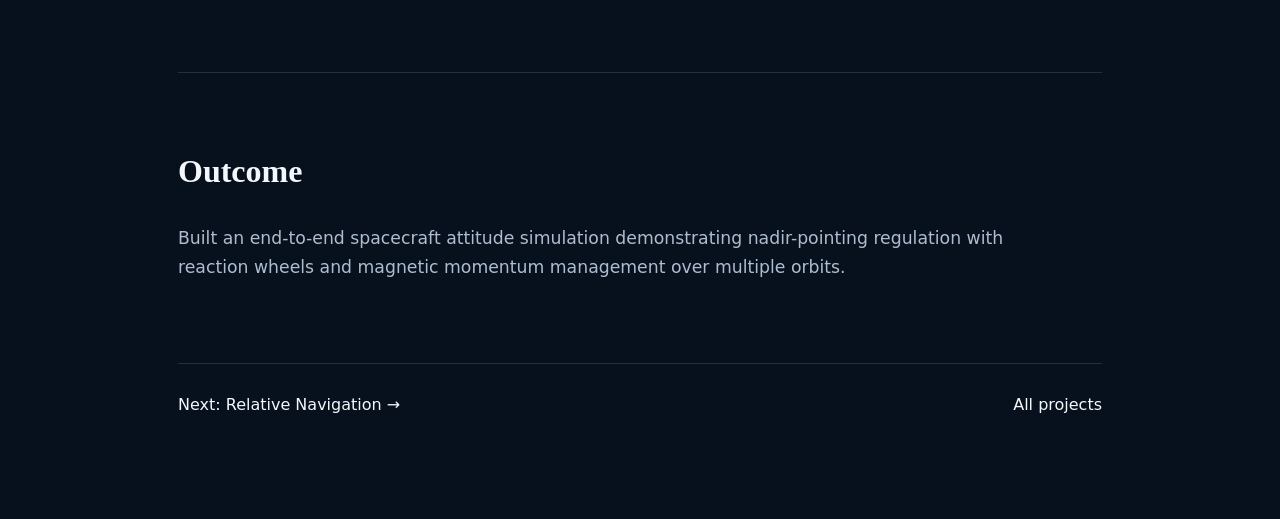
<file: projects/spacecraft-adcs.html>
<!DOCTYPE html><html lang="en"><head><meta charset="UTF-8"><meta name="viewport" content="width=device-width,initial-scale=1"><title>Spacecraft Attitude Control & Momentum Management | Jose Ortiz Flores</title><link rel="stylesheet" href="project.css"></head><body class="project-page"><header class="site-header"><div class="brand-spacer" aria-hidden="true"></div><nav class="nav"><a href="../index.html#projects">Projects</a><a href="../teaching.html">Teaching</a><a href="../index.html#contact">Contact</a></nav></header><main><section class="project-hero"><a class="back-link" href="../index.html#projects">← Back to projects</a><p class="eyebrow" style="margin-top:40px">SPACECRAFT · ADCS · MATLAB</p><h1>Spacecraft Attitude Control & Momentum Management</h1><p class="lead">Closed-loop simulation of nadir-pointing attitude regulation using reaction wheels and magnetorquer momentum dumping.</p><div class="tags"><span>MATLAB</span><span>ADCS</span><span>Reaction Wheels</span><span>Magnetorquers</span><span>Quaternion Control</span></div></section><section class="project-content"><div class="case-grid"><div class="case-card"><h3>Problem</h3><p>Maintain a spacecraft in a nadir-pointing attitude despite initial orbit-relative rotation and external disturbance torque, while also managing the angular momentum stored in the reaction wheels.</p></div><div class="case-card"><h3>My role</h3><p>Developed the dynamics, orbit-frame attitude formulation, feedback controller, reaction-wheel and magnetorquer models, simulation, verification plots, and visualization.</p></div></div><div class="project-section"><h2>Workflow</h2><div class="workflow"><div class="flow-step"><span>01</span><strong>Initial orbit & attitude</strong></div><div class="flow-step"><span>02</span><strong>Orbit + attitude dynamics</strong></div><div class="flow-step"><span>03</span><strong>Nadir-pointing reference</strong></div><div class="flow-step"><span>04</span><strong>Quaternion PD control</strong></div><div class="flow-step"><span>05</span><strong>Reaction-wheel actuation</strong></div><div class="flow-step"><span>06</span><strong>Momentum monitoring</strong></div><div class="flow-step"><span>07</span><strong>Magnetorquer dumping</strong></div><div class="flow-step"><span>08</span><strong>Closed-loop evaluation</strong></div></div></div><div class="project-section"><h2>Approach</h2><p>The simulation propagates orbital and rigid-body attitude dynamics, computes the spacecraft attitude relative to the orbit frame, and applies a quaternion-based PD controller. Reaction wheels provide three-axis control torque while magnetorquers unload accumulated wheel momentum using the modeled geomagnetic field. Aerodynamic disturbance torque is included in the closed-loop simulation.</p><div class="callout"><strong>Control objective</strong><span>Detumble the initial orbit-relative motion, regulate the spacecraft to nadir pointing, and prevent reaction-wheel momentum from growing without bound.</span></div></div><div class="project-section"><h2>Simulation</h2><video class="project-video" controls muted preload="metadata"><source src="../assets/results/aocs-simulation.mp4" type="video/mp4">Your browser does not support embedded video.</video><p class="media-note">The animation shows the spacecraft evolving from its initial attitude to orbit-frame regulation while maintaining nadir pointing.</p></div><div class="project-section"><h2>Selected results</h2><div class="results-grid"><figure class="result-card "><a href="../assets/results/adcs-regulation.png" target="_blank" rel="noopener"><img src="../assets/results/adcs-regulation.png" alt="Orbit-frame regulation" loading="lazy"></a><figcaption><strong>Orbit-frame regulation</strong><span>Quaternion and angular-rate histories show convergence toward the commanded nadir-pointing state.</span></figcaption></figure><figure class="result-card "><a href="../assets/results/adcs-actuation.png" target="_blank" rel="noopener"><img src="../assets/results/adcs-actuation.png" alt="Actuation & momentum management" loading="lazy"></a><figcaption><strong>Actuation & momentum management</strong><span>Reaction-wheel and magnetorquer histories show the closed-loop actuator response and momentum-dumping activity.</span></figcaption></figure></div></div><div class="project-section outcome"><h2>Outcome</h2><p>Built an end-to-end spacecraft attitude simulation demonstrating nadir-pointing regulation with reaction wheels and magnetic momentum management over multiple orbits.</p></div><div class="next-project"><a href="relative-navigation.html">Next: Relative Navigation →</a><a href="../index.html#projects">All projects</a></div></section></main><script src="../script.js"></script></body></html>
</file>
<file: style.css>
:root {
  --bg: #07101d;
  --bg-soft: #0b1728;
  --panel: rgba(15, 31, 51, .78);
  --panel-strong: #10223a;
  --text: #f4f7fb;
  --muted: #9fb0c5;
  --line: rgba(179, 206, 236, .16);
  --accent: #71b8ff;
  --accent-2: #8fe3d2;
  --max: 1180px;
}
*{box-sizing:border-box}
html{scroll-behavior:smooth}
body{margin:0;background:radial-gradient(circle at 70% 0%,#102440 0%,var(--bg) 35%),var(--bg);color:var(--text);font-family:Inter,system-ui,sans-serif;line-height:1.65}
a{color:inherit;text-decoration:none}
img,svg{display:block;max-width:100%}
.site-header{position:sticky;top:0;z-index:40;display:flex;align-items:center;justify-content:space-between;max-width:var(--max);margin:auto;padding:20px 28px;background:rgba(7,16,29,.76);backdrop-filter:blur(16px);border-bottom:1px solid var(--line)}
.brand{font-family:"Space Grotesk",sans-serif;font-weight:700;letter-spacing:.08em}.nav{display:flex;gap:25px;font-size:.9rem;color:var(--muted)}.nav a:hover{color:var(--text)}
.section{max-width:var(--max);margin:auto;padding:105px 28px}.narrow{max-width:960px}.eyebrow{font-size:.76rem;letter-spacing:.18em;font-weight:700;color:var(--accent);margin:0 0 14px}.section-heading{max-width:760px;margin-bottom:42px}.section-heading h2,.contact-card h2{font-family:"Space Grotesk",sans-serif;font-size:clamp(2rem,4vw,3.4rem);line-height:1.08;margin:0 0 16px}.section-heading>p:last-child{color:var(--muted)}
.hero{min-height:82vh;display:grid;grid-template-columns:1.08fr .92fr;gap:55px;align-items:center;padding-top:90px}.hero h1{font-family:"Space Grotesk",sans-serif;font-size:clamp(3.3rem,7vw,6.6rem);line-height:.92;letter-spacing:-.04em;margin:0 0 22px}.hero h2{font-size:clamp(1.15rem,2vw,1.55rem);font-weight:500;color:#c9d6e5;max-width:720px}.hero-text{max-width:670px;font-size:1.07rem;color:var(--muted);margin:28px 0}.hero-actions,.contact-actions{display:flex;gap:12px;flex-wrap:wrap}.button{padding:12px 18px;border-radius:10px;border:1px solid var(--line);font-size:.92rem;font-weight:600;transition:.2s}.button.primary{background:var(--text);color:#09111d;border-color:var(--text)}.button.secondary:hover{border-color:var(--accent)}.hero-links{display:flex;gap:22px;margin-top:22px;font-size:.88rem;color:var(--muted)}
.hero-visual{min-height:480px}.orbit-scene{position:relative;width:100%;height:480px;overflow:hidden;border:1px solid var(--line);border-radius:28px;background:radial-gradient(circle at 50% 48%,rgba(58,126,194,.16),transparent 35%),linear-gradient(145deg,#0a1626,#07101d)}.grid-plane{position:absolute;inset:0;background-image:linear-gradient(rgba(113,184,255,.08) 1px,transparent 1px),linear-gradient(90deg,rgba(113,184,255,.08) 1px,transparent 1px);background-size:38px 38px;transform:perspective(400px) rotateX(62deg) scale(1.6);transform-origin:center 80%;opacity:.65}.earth{position:absolute;left:50%;top:50%;width:150px;height:150px;border-radius:50%;transform:translate(-50%,-50%);background:radial-gradient(circle at 35% 30%,#2e7cc1 0,#17466f 42%,#0b2844 70%,#081a2c 100%);box-shadow:0 0 65px rgba(67,159,239,.26)}.earth:after{content:"";position:absolute;inset:10px;border-radius:50%;background:linear-gradient(120deg,transparent 35%,rgba(143,227,210,.22) 36% 42%,transparent 43% 58%,rgba(143,227,210,.18) 59% 66%,transparent 67%)}.orbit-ring{position:absolute;left:50%;top:50%;width:360px;height:170px;border:1px solid rgba(113,184,255,.42);border-radius:50%;transform:translate(-50%,-50%) rotate(-18deg)}.orbit-ring-b{width:310px;height:280px;transform:translate(-50%,-50%) rotate(62deg);opacity:.35}.satellite-orbit{position:absolute;left:50%;top:50%;width:360px;height:170px;transform:translate(-50%,-50%) rotate(-18deg);animation:orbitSpin 8s linear infinite}.satellite{position:absolute;left:50%;top:-11px;width:64px;height:30px;transform:rotate(18deg)}.sat-body{position:absolute;left:25px;top:5px;width:20px;height:20px;background:#dce9f8;border:3px solid #10223a}.panel{position:absolute;top:9px;width:24px;height:12px;background:repeating-linear-gradient(90deg,#3474aa 0 5px,#1a466d 5px 7px);border:1px solid #78a6ce}.panel-left{left:0}.panel-right{right:-5px}.telemetry{position:absolute;padding:7px 10px;border:1px solid var(--line);border-radius:8px;background:rgba(7,16,29,.72);font-family:monospace;font-size:.77rem;color:#bfdbf7}.telemetry-a{left:8%;top:15%}.telemetry-b{right:8%;top:23%}.telemetry-c{right:8%;bottom:13%}@keyframes orbitSpin{to{transform:translate(-50%,-50%) rotate(342deg)}}
.about-grid{display:grid;grid-template-columns:1fr 1fr;gap:60px;color:#c2cedc;font-size:1.05rem}
.project-grid{display:grid;grid-template-columns:repeat(3,1fr);gap:22px}.project-card{background:linear-gradient(180deg,rgba(16,34,58,.88),rgba(10,22,38,.9));border:1px solid var(--line);border-radius:18px;overflow:hidden;transition:transform .25s,border-color .25s}.project-card:hover{transform:translateY(-5px);border-color:rgba(113,184,255,.4)}.project-preview{height:255px;position:relative;overflow:hidden;background:#091523;color:#85c3ff}.project-body{padding:24px}.project-meta{font-size:.69rem;letter-spacing:.14em;color:var(--accent);font-weight:700}.project-body h3{font-family:"Space Grotesk";font-size:1.45rem;line-height:1.15;margin:10px 0}.project-body p{color:var(--muted);font-size:.92rem;min-height:90px}.tags{display:flex;gap:7px;flex-wrap:wrap;margin:18px 0}.tags span{font-size:.69rem;padding:5px 8px;border-radius:999px;border:1px solid var(--line);color:#c5d5e5;background:rgba(255,255,255,.02)}.project-link{font-size:.88rem;font-weight:600;color:#d9e9f9}.project-link:hover{color:var(--accent)}
.preview-grid{position:absolute;inset:0;background-image:linear-gradient(rgba(113,184,255,.07) 1px,transparent 1px),linear-gradient(90deg,rgba(113,184,255,.07) 1px,transparent 1px);background-size:24px 24px;transform:perspective(300px) rotateX(55deg) scale(1.5);transform-origin:center bottom}.attitude-cube{position:absolute;left:50%;top:48%;width:70px;height:70px;transform-style:preserve-3d;animation:cubeRotate 7s linear infinite}.face{position:absolute;width:70px;height:70px;border:1px solid rgba(201,232,255,.75);background:rgba(72,137,194,.16)}.front{transform:translateZ(35px)}.back{transform:rotateY(180deg) translateZ(35px)}.right{transform:rotateY(90deg) translateZ(35px)}.left{transform:rotateY(-90deg) translateZ(35px)}.top{transform:rotateX(90deg) translateZ(35px)}.bottom{transform:rotateX(-90deg) translateZ(35px)}@keyframes cubeRotate{from{transform:translate(-50%,-50%) rotateX(-18deg) rotateY(0)}to{transform:translate(-50%,-50%) rotateX(342deg) rotateY(360deg)}}.axis{position:absolute;font:700 11px monospace}.x-axis{left:72%;top:53%;color:#ffadad}.y-axis{left:50%;top:15%;color:#b7efc5}.z-axis{left:25%;top:67%;color:#a0c4ff}.rendezvous-preview svg{width:100%;height:100%}.rendezvous-preview .chief{fill:#d9efff;filter:drop-shadow(0 0 8px rgba(113,184,255,.65))}.rendezvous-preview .trajectory{fill:none;stroke:#7cbcff;stroke-width:2.4;stroke-dasharray:8 9}.rendezvous-preview .deputy{fill:#8fe3d2;filter:drop-shadow(0 0 8px rgba(143,227,210,.8))}.rendezvous-preview .range-ring{fill:none;stroke:#77aede;stroke-width:1;opacity:.25}.rendezvous-preview text{fill:#8aa8c5;font:600 11px Inter,sans-serif;letter-spacing:.08em}.aircraft-preview{display:flex;align-items:center;justify-content:center}.aircraft-svg{position:relative;z-index:3;width:84%;fill:#dbe9f6;filter:drop-shadow(0 8px 15px rgba(0,0,0,.25));animation:aircraftFloat 4s ease-in-out infinite}.aircraft-label{position:absolute;left:20px;bottom:16px;z-index:4;font-size:.67rem;letter-spacing:.14em;color:#7aa9d4}.wind-line{position:absolute;height:1px;background:linear-gradient(90deg,transparent,#6ab5f8,transparent);width:70%;left:-70%;animation:wind 2.6s linear infinite}.w1{top:25%}.w2{top:42%;animation-delay:.5s}.w3{top:62%;animation-delay:1.1s}.w4{top:76%;animation-delay:1.7s}@keyframes wind{to{left:100%}}@keyframes aircraftFloat{50%{transform:translateY(-7px) rotate(-1deg)}}
.timeline{max-width:850px}.timeline-item{display:grid;grid-template-columns:28px 1fr;gap:20px}.timeline-item>div:first-child{position:relative;border-left:1px solid var(--line);margin-left:8px}.timeline-dot{position:absolute;left:-5px;top:8px;width:9px;height:9px;border-radius:50%;background:var(--accent);box-shadow:0 0 12px rgba(113,184,255,.7)}.timeline-content{padding:0 0 52px}.timeline-content h3{font-family:"Space Grotesk";font-size:1.35rem;margin:2px 0 5px}.timeline-content p{color:var(--muted);margin:5px 0}.timeline-date{font-size:.68rem!important;letter-spacing:.15em;color:var(--accent)!important;font-weight:700}
.skills-grid{display:grid;grid-template-columns:1fr 1fr;gap:18px}.skill-block{padding:26px;border:1px solid var(--line);border-radius:15px;background:rgba(13,28,47,.6)}.skill-block h3{font-family:"Space Grotesk";margin:0 0 10px}.skill-block p{margin:0;color:var(--muted)}
.contact-section{padding-bottom:70px}.contact-card{padding:48px;border:1px solid rgba(113,184,255,.24);border-radius:24px;background:radial-gradient(circle at 80% 10%,rgba(113,184,255,.13),transparent 32%),var(--panel)}.contact-card p:not(.eyebrow){max-width:690px;color:var(--muted)}.contact-actions{margin-top:28px}footer{max-width:var(--max);margin:auto;padding:30px 28px 45px;color:#71849a;font-size:.78rem;border-top:1px solid var(--line)}
.reveal{opacity:0;transform:translateY(18px);transition:opacity .65s ease,transform .65s ease}.reveal.visible{opacity:1;transform:none}
@media(max-width:960px){.hero{grid-template-columns:1fr;min-height:auto}.hero-visual{min-height:380px}.orbit-scene{height:380px}.project-grid{grid-template-columns:1fr}.project-body p{min-height:auto}.project-preview{height:310px}.about-grid,.skills-grid{grid-template-columns:1fr}.about-grid{gap:12px}}
@media(max-width:720px){.site-header{padding:16px 20px}.nav{display:none}.section{padding:78px 20px}.hero{padding-top:65px}.hero h1{font-size:3.6rem}.hero-visual{min-height:320px}.orbit-scene{height:320px}.orbit-ring,.satellite-orbit{width:280px;height:135px}.earth{width:120px;height:120px}.project-preview{height:235px}.contact-card{padding:28px}}

/* v2 refinements */
.brand-spacer { width: 1px; }
.focus-panel { width:100%; min-height:360px; border:1px solid var(--border); border-radius:24px; padding:34px; display:flex; flex-direction:column; justify-content:center; background:linear-gradient(145deg, rgba(255,255,255,.035), rgba(255,255,255,.01)); }
.focus-label { font-size:.72rem; letter-spacing:.18em; color:var(--accent); margin:0 0 22px; }
.focus-row { display:grid; grid-template-columns:42px 1fr; gap:12px; padding:15px 0; border-bottom:1px solid var(--border); align-items:center; }
.focus-row span { color:var(--muted); font-family:'Space Grotesk',sans-serif; font-size:.8rem; }
.focus-row strong { font-weight:500; }
.focus-note { color:var(--muted); font-size:.82rem; margin:22px 0 0; }
.certifications { margin-top:42px; padding-top:28px; border-top:1px solid var(--border); }
.cert-list { display:flex; flex-wrap:wrap; gap:10px; margin-top:14px; }
.cert-list span { border:1px solid var(--border); border-radius:999px; padding:9px 14px; font-size:.88rem; }
@media (max-width: 800px) { .focus-panel { min-height:auto; } }

/* v3 project carousel + project-specific previews */
.focus-panel,.focus-row,.certifications,.cert-list span{border-color:var(--line)}
.projects-heading-row{display:flex;align-items:flex-end;justify-content:space-between;gap:24px;margin-bottom:42px}.projects-heading-row .section-heading{margin-bottom:0}.carousel-controls{display:flex;gap:10px;padding-bottom:4px}.carousel-button{width:45px;height:45px;border-radius:50%;border:1px solid var(--line);background:rgba(16,34,58,.82);color:var(--text);font-size:1.15rem;cursor:pointer;transition:.2s}.carousel-button:hover{border-color:var(--accent);background:rgba(25,52,82,.92)}.carousel-button:disabled{opacity:.35;cursor:default}
.project-carousel{display:grid;grid-auto-flow:column;grid-auto-columns:calc((100% - 44px)/3);gap:22px;overflow-x:auto;scroll-snap-type:x mandatory;scroll-behavior:smooth;scrollbar-width:none;padding:3px 2px 12px}.project-carousel::-webkit-scrollbar{display:none}.project-carousel .project-card{scroll-snap-align:start;min-width:0}.carousel-status{display:flex;justify-content:flex-end;margin-top:12px;color:var(--muted);font-size:.78rem;letter-spacing:.08em}
.project-preview svg{width:100%;height:100%}.project-preview text{fill:#8aa8c5;font:600 11px Inter,sans-serif;letter-spacing:.08em}
.detumble-preview .sat-core{fill:#e4eef7;stroke:#17344f;stroke-width:4}.detumble-preview .sat-panel{fill:#2d6594;stroke:#79b5e6;stroke-width:2}.detumble-preview .nadir-boom,.detumble-preview .nadir-line{stroke:#9bcaf0;stroke-width:2}.detumble-preview .nadir-line{stroke-dasharray:6 7;opacity:.45}.detumble-preview .nadir-dot{fill:#8fe3d2}.detumble-preview .nadir-label{fill:#8fe3d2}.detumble-sat{transform-origin:300px 205px;animation:detumbleSettle 7s cubic-bezier(.42,0,.18,1) infinite}.detumble-sat{transform-box:view-box}@keyframes detumbleSettle{0%{transform:translate(300px,205px) rotate(-160deg)}12%{transform:translate(300px,205px) rotate(115deg)}25%{transform:translate(300px,205px) rotate(-72deg)}38%{transform:translate(300px,205px) rotate(42deg)}52%{transform:translate(300px,205px) rotate(-18deg)}66%,100%{transform:translate(300px,205px) rotate(0deg)}}
.reentry-preview .planet-disc{fill:#17334f}.reentry-preview .atmosphere-ring{fill:none;stroke:#71b8ff;stroke-width:18;opacity:.13}.reentry-preview .entry-path{fill:none;stroke:#8fe3d2;stroke-width:3}.reentry-preview .entry-capsule{fill:#f2f7fb;filter:drop-shadow(0 0 8px rgba(143,227,210,.75))}.reentry-preview .corridor-edge{fill:none;stroke:#71b8ff;stroke-width:1.4;stroke-dasharray:7 8;opacity:.42}
.halo-preview .sun-dot{fill:#dce7f0;opacity:.88}.halo-preview .earth-dot{fill:#4a8bc0}.halo-preview .l2-dot{fill:#8fe3d2}.halo-preview .halo-orbit{fill:none;stroke:#71b8ff;stroke-width:2.2;stroke-dasharray:7 8}.halo-preview .halo-chief circle{fill:#f0f5f9}.halo-preview .halo-deputy circle{fill:#8fe3d2}.halo-preview .relative-link{stroke:#8fe3d2;stroke-width:1.4;stroke-dasharray:3 3}.halo-chief,.halo-deputy{transform-origin:520px 180px;transform-box:view-box}.halo-chief{animation:haloMotion 7s linear infinite}.halo-deputy{animation:haloMotionDeputy 7s linear infinite}@keyframes haloMotion{0%{transform:rotate(0deg)}100%{transform:rotate(360deg)}}@keyframes haloMotionDeputy{0%{transform:rotate(0deg)}100%{transform:rotate(360deg)}}
.aga-preview .venus-disc{fill:#503a2e}.aga-preview .venus-atm{fill:none;stroke:#d5b58d;stroke-width:18;opacity:.16}.aga-preview .aga-path{fill:none;stroke:#8fe3d2;stroke-width:3}.aga-preview .waverider{transform-box:view-box;offset-path:path('M52 92 C180 110 205 175 305 178 C405 181 425 114 548 90');offset-rotate:auto;animation:agaFly 6s linear infinite}.aga-preview .waverider path{fill:#f1f6fa}.aga-preview .aga-label{fill:#b9c9d8}@keyframes agaFly{from{offset-distance:0%}to{offset-distance:100%}}
@media(max-width:960px){.project-carousel{grid-auto-columns:calc((100% - 22px)/2)}.projects-heading-row{align-items:flex-start}}
@media(max-width:650px){.projects-heading-row{display:block}.carousel-controls{margin-top:18px}.project-carousel{grid-auto-columns:88%}.carousel-status{justify-content:flex-start}.project-body p{min-height:0}.project-preview{height:245px}}
@media(prefers-reduced-motion:reduce){.detumble-sat,.halo-chief,.halo-deputy,.aga-preview .waverider,.aircraft-svg,.wind-line{animation:none!important}.project-carousel{scroll-behavior:auto}}
/* v3 border and SVG animation corrections */
.focus-panel{border:1px solid var(--line)}.focus-row{border-bottom:1px solid var(--line)}.certifications{border-top:1px solid var(--line)}.cert-list span{border:1px solid var(--line)}
.detumble-sat{transform-origin:0 0}

/* Solar-sail project preview */
.solar-sail-preview .solar-earth{fill:#3c7cad}.solar-sail-preview .solar-asteroid{fill:#aeb9c3}.solar-sail-preview .solar-sun{fill:#d8c796;filter:drop-shadow(0 0 12px rgba(216,199,150,.35))}
.solar-sail-preview .solar-nominal{fill:none;stroke:#71b8ff;stroke-width:2;stroke-dasharray:7 8;opacity:.42}.solar-sail-preview .solar-recovery{fill:none;stroke:#8fe3d2;stroke-width:3}.solar-sail-preview .solar-safe{fill:none;stroke:#d8c796;stroke-width:2.4;stroke-dasharray:4 5}
.solar-sail-preview .solar-sail{transform-box:view-box;offset-path:path('M92 258 C180 185 225 120 300 92 C330 80 350 112 364 150 C382 192 430 126 496 92');offset-rotate:auto;animation:solarSailFly 7s linear infinite}.solar-sail-preview .solar-sail path{fill:#e9f2f8;stroke:#7eb7dd;stroke-width:1.5}.solar-sail-preview .solar-sail line{stroke:#214764;stroke-width:1}.solar-sail-preview .solar-label{fill:#b6c8d8}
@keyframes solarSailFly{from{offset-distance:0%}to{offset-distance:100%}}
@media(prefers-reduced-motion:reduce){.solar-sail-preview .solar-sail{animation:none!important}}


/* v3.1 project-card layout fix: constrain every animated preview like the SAE card */
.project-carousel .project-card{
  display:flex;
  flex-direction:column;
  height:100%;
}
.project-carousel .project-preview{
  display:block;
  width:100%;
  height:220px;
  flex:0 0 220px;
}
.project-carousel .project-preview svg{
  display:block;
  width:100%;
  height:100%;
}
.project-carousel .project-body{
  display:flex;
  flex:1 1 auto;
  flex-direction:column;
  padding:22px;
}
.project-carousel .project-body p{
  min-height:0;
  margin-bottom:0;
}
.project-carousel .tags{margin-top:18px}
.project-carousel .project-link{margin-top:auto;padding-top:4px}

/* Aerogravity-assist: gravity-assist geometry with an atmospheric skim */
.aga-preview .venus-disc{fill:#503a2e}
.aga-preview .venus-atm{fill:none;stroke:#d5b58d;stroke-width:17;opacity:.18}
.aga-preview .aga-inbound,.aga-preview .aga-outbound{
  fill:none;stroke:#71b8ff;stroke-width:2.2;stroke-dasharray:7 7;opacity:.52
}
.aga-preview .aga-atmospheric{
  fill:none;stroke:#8fe3d2;stroke-width:3.4
}
.aga-preview .periapsis-mark{fill:#8fe3d2}
.aga-preview .velocity-vector{stroke:#dceaf5;stroke-width:2;marker-end:url(#agaArrow)}
.aga-preview .velocity-label{fill:#dceaf5}
.aga-preview .atmosphere-label{fill:#d5b58d}
.aga-preview .waverider{
  transform-box:view-box;
  offset-path:path('M42 80 C145 100 215 135 255 174 C284 202 294 233 318 248 C359 273 414 226 456 166 C490 118 528 88 566 68');
  offset-rotate:auto;
  animation:agaFly 6.5s linear infinite;
}
.aga-preview .waverider path{fill:#f1f6fa}
@keyframes agaFly{from{offset-distance:0%}to{offset-distance:100%}}

@media(max-width:960px){
  .project-carousel .project-preview{height:210px;flex-basis:210px}
}
@media(max-width:650px){
  .project-carousel .project-preview{height:205px;flex-basis:205px}
}


/* V3 visual refinements — reentry capsule, bounded L2 orbit, solar wind/NEA, gravity-assist geometry, SAE aircraft */
.reentry-preview .reentry-vehicle{filter:drop-shadow(0 0 7px rgba(255,145,82,.38))}
.reentry-preview .capsule-shape path:first-child{fill:#dfe7ed;stroke:#8da2b4;stroke-width:1.2}
.reentry-preview .capsule-shield{fill:none;stroke:#f0a36a;stroke-width:2.3}
.reentry-preview .entry-plasma path{fill:url(#plasmaGradient);filter:drop-shadow(0 0 9px rgba(255,111,68,.9))}

.halo-preview .sun-dot{fill:#f4c94f;opacity:1;filter:drop-shadow(0 0 12px rgba(244,201,79,.48))}
.halo-chief,.halo-deputy{transform-origin:500px 180px}
.halo-preview text{fill:#9bb4ca}

.solar-sail-preview .solar-wind path{fill:none;stroke:#71b8ff;stroke-width:1.6;stroke-dasharray:7 7;opacity:.48;marker-end:url(#windArrow);animation:solarWindPulse 2.8s linear infinite}
.solar-sail-preview .solar-wind path:nth-child(2){animation-delay:.4s}.solar-sail-preview .solar-wind path:nth-child(3){animation-delay:.8s}.solar-sail-preview .solar-wind path:nth-child(4){animation-delay:1.2s}
.solar-sail-preview #windArrow path{fill:#71b8ff}
.solar-sail-preview .nea-asteroid>path{fill:#7f8790;stroke:#bcc5cd;stroke-width:1.2}.solar-sail-preview .nea-asteroid circle{fill:#555d66}
.solar-sail-preview .nea-label{fill:#dce7ef;font:700 13px Inter,sans-serif;letter-spacing:.12em}
@keyframes solarWindPulse{0%{opacity:.18;stroke-dashoffset:20}55%{opacity:.62}100%{opacity:.18;stroke-dashoffset:0}}

.aga-preview .aga-main-path{fill:none;stroke:#71b8ff;stroke-width:2.7;stroke-dasharray:7 7;opacity:.58}
.aga-preview .aga-atmospheric{fill:none;stroke:#8fe3d2;stroke-width:4;filter:drop-shadow(0 0 5px rgba(143,227,210,.42))}
.aga-preview .venus-disc{fill:#554033}.aga-preview .venus-atm{fill:none;stroke:#d7b992;stroke-width:18;opacity:.2}
.aga-preview .waverider{offset-path:path('M38 300 C132 310 195 295 238 258 C278 224 267 154 315 122 C378 80 465 108 568 48')}

.aircraft-preview{background:linear-gradient(180deg,rgba(124,157,191,.14),rgba(7,21,34,.5))}
.sae-aircraft-svg{position:relative;z-index:3;width:92%;height:90%;overflow:visible}
.sae-aircraft{transform-origin:300px 175px;animation:saeFloat 4s ease-in-out infinite;filter:drop-shadow(0 12px 14px rgba(0,0,0,.3))}
.sae-wing{fill:#4f8fcc;stroke:#9ecaf0;stroke-width:1.3}.sae-wing.underside{fill:#183a58;opacity:.92}
.sae-fuselage{fill:#d8d2c7;stroke:#8c9aa7;stroke-width:1.4}.sae-tail{fill:#315d88;stroke:#87b6dc;stroke-width:1.1}.sae-tailplane{fill:#315d88;stroke:#87b6dc;stroke-width:1.1}
.sae-aircraft .motor circle{fill:#d6d8d9;stroke:#52606c;stroke-width:1.4}.sae-aircraft .prop{stroke:#d7e5ef;stroke-width:3;transform-box:fill-box;transform-origin:center;animation:propSpin .22s linear infinite}
.sae-aircraft .landing-gear line{stroke:#c7d0d6;stroke-width:4}.sae-aircraft .landing-gear circle{fill:#15191d;stroke:#929aa1;stroke-width:2}
@keyframes propSpin{to{transform:rotate(360deg)}}@keyframes saeFloat{50%{transform:translateY(-7px) rotate(-1.2deg)}}

@media(prefers-reduced-motion:reduce){.solar-sail-preview .solar-wind path,.sae-aircraft,.sae-aircraft .prop{animation:none!important}}
.halo-chief,.halo-deputy{animation:none!important;transform:none!important}

/* v3.2 requested animation refinements */
.reentry-preview .capsule-panel{stroke:#8295a8;stroke-width:1;opacity:.8}
.reentry-preview .plasma-streak{fill:none;stroke:#ffba57;stroke-width:3;stroke-linecap:round;opacity:.85}
.reentry-preview .plasma-streak.s2{stroke:#ff6f3f;stroke-width:2.4}
.reentry-preview .plasma-streak.s3{stroke:#ffd778;stroke-width:1.8}

.solar-sail-preview .solar-rays path{
  fill:none;
  stroke:#f3c84b;
  stroke-width:2.4;
  opacity:.9;
  marker-end:url(#radiationArrow);
  stroke-dasharray:18 7;
  animation:solarRayFlow 2.3s linear infinite;
}
.solar-sail-preview .solar-rays path:nth-child(2){animation-delay:-.35s}
.solar-sail-preview .solar-rays path:nth-child(3){animation-delay:-.7s}
.solar-sail-preview .solar-rays path:nth-child(4){animation-delay:-1.05s}
.solar-sail-preview .solar-rays path:nth-child(5){animation-delay:-1.4s}
@keyframes solarRayFlow{to{stroke-dashoffset:-50}}

.aga-preview .aga-guide-path{fill:none;stroke:#71b8ff;stroke-width:1.5;stroke-dasharray:7 7;opacity:.25}
.aga-preview .aga-main-path{fill:none;stroke:#f2f5f8;stroke-width:3;stroke-linecap:round}
.aga-preview .aga-atmospheric{fill:none;stroke:#ff765a;stroke-width:4.2;stroke-linecap:round}
.aga-preview .aga-label{fill:#ff765a;font-weight:800}
.aga-preview .waverider{
  transform-box:view-box;
  offset-path:path('M32 292 C120 291 188 274 234 238 C275 206 287 161 321 132 C364 95 430 80 568 88');
  offset-rotate:auto;
  animation:agaFlyV32 6.5s linear infinite;
}
.aga-preview .waverider path{fill:#f4f7fa;stroke:#c8d5e2;stroke-width:1}
@keyframes agaFlyV32{from{offset-distance:0%}to{offset-distance:100%}}

/* v3.3 requested visual updates */
.reentry-preview .reentry-vehicle{filter:drop-shadow(0 4px 7px rgba(0,0,0,.28))}
.reentry-preview .capsule-shield{stroke:#e7a06b;stroke-width:2.6}

.solar-sail-preview .solar-rays path{stroke:#f3c84b;stroke-width:2.2;opacity:.88}

.aircraft-preview{padding:0;background:#aeb8c8;overflow:hidden}
.sae-project-photo{display:block;width:100%;height:100%;object-fit:cover;object-position:center}

/* v3.5 solar-sail refinement: faint solid rays flowing continuously to the right */
.solar-sail-preview .solar-ray-field{
  transform-box:view-box;
  transform-origin:center;
  animation:solarRadiationFlow 7s linear infinite;
}
.solar-sail-preview .solar-rays path{
  fill:none;
  stroke:#f3c84b;
  stroke-width:1.6;
  stroke-dasharray:none;
  stroke-dashoffset:0;
  opacity:.38;
  marker-end:none;
}
@keyframes solarRadiationFlow{
  from{transform:translateX(0)}
  to{transform:translateX(600px)}
}
@media(prefers-reduced-motion:reduce){
  .solar-sail-preview .solar-ray-field{animation:none!important}
}

/* Teaching gateway */
.teaching-home{padding-top:25px;padding-bottom:25px}
.teaching-home-card{display:flex;align-items:center;justify-content:space-between;gap:40px;padding:38px 42px;border:1px solid var(--line);border-radius:22px;background:linear-gradient(145deg,rgba(16,34,58,.82),rgba(10,22,38,.82))}
.teaching-home-card h2{font-family:"Space Grotesk",sans-serif;font-size:clamp(1.8rem,3vw,2.7rem);line-height:1.08;margin:0 0 14px}
.teaching-home-card p:not(.eyebrow){max-width:760px;color:var(--muted);margin:0}
.teaching-button{white-space:nowrap}
@media(max-width:760px){.teaching-home-card{flex-direction:column;align-items:flex-start;padding:30px}.teaching-button{white-space:normal}}

/* V4.5 hero engineering-interest animation */
.interest-scene{width:100%;min-height:430px;border:1px solid var(--line);border-radius:28px;background:radial-gradient(circle at 50% 52%,rgba(52,127,190,.12),transparent 36%),linear-gradient(145deg,#0a1626,#07101d);overflow:hidden;display:flex;align-items:center;justify-content:center}
.interest-scene svg{width:100%;height:auto;display:block;color:var(--accent)}
.interest-scene text{fill:var(--muted);font-family:"Space Grotesk",sans-serif;font-size:13px;letter-spacing:2px}
.hero-grid-lines path{fill:none;stroke:rgba(113,184,255,.07);stroke-width:1}
.hero-orbit-ring{fill:none;stroke:rgba(113,184,255,.42);stroke-width:1.4}.hero-orbit-ring.secondary{stroke-opacity:.45;stroke-dasharray:5 8}
.hero-planet{filter:drop-shadow(0 0 30px rgba(67,159,239,.22))}
.hero-satellite rect:first-child{fill:#dce9f8;stroke:#10223a;stroke-width:2}.hero-satellite rect:not(:first-child){fill:#2c6c9f;stroke:#79b4e4;stroke-width:1}
.hero-reentry-path{fill:none;stroke:url(#heroAtm);stroke-width:3;stroke-linecap:round;stroke-dasharray:4 7;opacity:.8}
.hero-capsule path:first-child{fill:#d8e2ec;stroke:#8fb5d4;stroke-width:1.5}.hero-capsule .hero-heatshield{fill:none;stroke:#ff9a56;stroke-width:3}
.hero-aircraft path{fill:#dbe8f5;stroke:#7fb0d8;stroke-width:1.5}
.hero-gear{animation:heroGearSpin 9s linear infinite;transform-box:fill-box;transform-origin:center}.hero-gear circle:first-child{fill:none;stroke:rgba(113,184,255,.5);stroke-width:7;stroke-dasharray:8 6}.hero-gear circle:nth-child(2){fill:none;stroke:rgba(113,184,255,.65);stroke-width:3}.hero-gear path{stroke:rgba(113,184,255,.6);stroke-width:4;stroke-linecap:round}
.hero-circuit path{fill:none;stroke:rgba(113,184,255,.34);stroke-width:2}.hero-circuit circle{fill:#07101d;stroke:rgba(113,184,255,.7);stroke-width:2}.hero-electron{fill:#b6ddff;filter:drop-shadow(0 0 5px rgba(182,221,255,.8))}
@keyframes heroGearSpin{to{transform:rotate(360deg)}}
@media(max-width:960px){.interest-scene{min-height:360px}.interest-scene svg{max-height:390px}}
@media(max-width:720px){.interest-scene{min-height:300px}.interest-scene svg{max-height:330px}}

/* V5: simplified hero */
.hero.hero-no-visual{grid-template-columns:1fr;max-width:1200px;min-height:72vh}.hero.hero-no-visual .hero-copy{max-width:900px}.hero.hero-no-visual .hero-text{max-width:760px}

.no-wrap { white-space: nowrap; }

/* Capsule and B-dot project card animations */
.capsule-preview{background:radial-gradient(circle at 55% 50%,#1b4260,#081827 72%)}
.capsule-flow path{fill:none;stroke:#74c7f6;stroke-width:2.4;stroke-linecap:round;stroke-dasharray:36 18;animation:capsuleWind 1.6s linear infinite;opacity:.7}
.capsule-flow path:nth-child(2n){animation-delay:-.8s;opacity:.45}
.capsule-shock{animation:capsulePulse 2.5s ease-in-out infinite}
@keyframes capsuleWind{to{stroke-dashoffset:-108}}
@keyframes capsulePulse{50%{opacity:.65;stroke-width:19}}
.bdot-orbit-preview{background:radial-gradient(circle at center,#183854,#071422 72%)}
.bdot-orbit{transform-origin:300px 185px;animation:bdotOrbit 12s linear infinite}
.bdot-orbit-body{transform:translate(439px,185px);animation:bdotDecay 12s ease-out infinite;transform-box:view-box;transform-origin:0 0}
@keyframes bdotOrbit{to{transform:rotate(360deg)}}
@keyframes bdotDecay{0%{transform:translate(439px,185px) rotate(-175deg)}15%{transform:translate(439px,185px) rotate(95deg)}35%{transform:translate(439px,185px) rotate(-44deg)}55%{transform:translate(439px,185px) rotate(19deg)}80%,100%{transform:translate(439px,185px) rotate(0deg)}}
@media(prefers-reduced-motion:reduce){.capsule-flow path,.capsule-shock,.bdot-orbit,.bdot-orbit-body{animation:none}}
</file>
<file: teaching.css>
.teaching-header{max-width:var(--max)}
.back-home{font-size:.9rem;color:var(--muted)}.back-home:hover{color:var(--text)}
.teaching-hero{padding-top:125px;padding-bottom:75px;max-width:var(--max)}
.teaching-hero h1{font-family:"Space Grotesk",sans-serif;font-size:clamp(3.4rem,7vw,6.6rem);line-height:.94;letter-spacing:-.04em;max-width:900px;margin:0 0 28px}
.teaching-lead{max-width:820px;color:#b8c7d7;font-size:1.08rem}
.teaching-section{padding-top:75px;padding-bottom:80px}
.course-grid{display:grid;grid-template-columns:repeat(2,1fr);gap:20px}
.course-card{position:relative;padding:30px;border:1px solid var(--line);border-radius:18px;background:linear-gradient(180deg,rgba(16,34,58,.88),rgba(10,22,38,.9))}
.course-number{font-family:"Space Grotesk",sans-serif;color:var(--accent);font-size:.78rem;letter-spacing:.15em;margin:0 0 20px}
.course-card h3{font-family:"Space Grotesk",sans-serif;font-size:1.65rem;line-height:1.15;margin:0 0 14px}
.course-card>p:not(.course-number){color:var(--muted)}
.course-placeholder{margin-top:26px;padding-top:20px;border-top:1px solid var(--line);font-size:.82rem;color:#70859c}
.teaching-principles{display:grid;grid-template-columns:repeat(3,1fr);gap:18px}
.teaching-principles>div{padding:26px;border:1px solid var(--line);border-radius:16px;background:rgba(13,28,47,.62)}
.teaching-principles span{font-family:"Space Grotesk",sans-serif;color:var(--accent);font-size:.76rem}
.teaching-principles h3{font-family:"Space Grotesk",sans-serif;margin:12px 0 9px}.teaching-principles p{color:var(--muted);margin:0}
.teaching-note{margin-top:30px;color:#7f93a8;font-size:.9rem}
@media(max-width:820px){.course-grid,.teaching-principles{grid-template-columns:1fr}.teaching-hero{padding-top:90px}.teaching-hero h1{font-size:3.5rem}}
@media(max-width:720px){.teaching-header .nav{display:none}}
</file>
<file: projects/project.css>
@import url('../style.css');
.project-page .site-header{max-width:980px}.project-hero,.project-content{max-width:980px;margin:auto;padding-left:28px;padding-right:28px}.project-hero{padding-top:100px;padding-bottom:65px}.back-link{font-size:.86rem;color:var(--muted)}.project-hero h1{font-family:"Space Grotesk";font-size:clamp(3rem,6vw,5.6rem);line-height:.95;letter-spacing:-.04em;margin:30px 0 20px}.project-hero .lead{font-size:1.15rem;color:#bbcadd;max-width:760px}.project-content{padding-bottom:100px}.case-grid{display:grid;grid-template-columns:1fr 1fr;gap:18px;margin:32px 0}.case-card{padding:24px;border:1px solid var(--line);border-radius:15px;background:var(--panel)}.case-card h3{font-family:"Space Grotesk";margin-top:0}.case-card p{color:var(--muted)}.project-section{padding:45px 0;border-top:1px solid var(--line)}.project-section h2{font-family:"Space Grotesk";font-size:2rem}.project-section p,.project-section li{color:#adbdcf}.equation{font:500 1rem monospace;padding:22px;border:1px solid var(--line);border-radius:12px;background:#07111f;overflow:auto}.figure-placeholder{display:grid;place-items:center;min-height:330px;margin:25px 0;border:1px dashed rgba(113,184,255,.35);border-radius:16px;background:linear-gradient(145deg,#0b1727,#08111d);color:#7790aa;text-align:center;padding:25px}.next-project{display:flex;justify-content:space-between;gap:20px;margin-top:55px;padding-top:28px;border-top:1px solid var(--line)}
@media(max-width:720px){.project-hero,.project-content{padding-left:20px;padding-right:20px}.case-grid{grid-template-columns:1fr}.project-hero h1{font-size:3.2rem}.next-project{flex-direction:column}}

/* V4 project-case-study components */
.workflow{display:grid;grid-template-columns:repeat(4,minmax(0,1fr));gap:12px;margin:26px 0}.flow-step{position:relative;min-height:112px;padding:18px;border:1px solid var(--line);border-radius:14px;background:linear-gradient(145deg,rgba(14,30,49,.96),rgba(7,17,29,.96));display:flex;flex-direction:column;justify-content:space-between}.flow-step span{font:600 .72rem "Space Grotesk",sans-serif;letter-spacing:.12em;color:#6f8ba8}.flow-step strong{font:600 .98rem "Space Grotesk",sans-serif;line-height:1.25;color:#e4edf7}.flow-step:not(:last-child)::after{content:'→';position:absolute;right:-11px;top:44%;z-index:2;color:#6faeff;font-weight:700}.callout{margin:26px 0;padding:20px 22px;border-left:3px solid #71b8ff;border-radius:0 12px 12px 0;background:rgba(52,114,173,.11);display:grid;gap:7px}.callout strong{font-family:"Space Grotesk"}.callout span{color:#adbdcf;line-height:1.6}.results-grid{display:grid;grid-template-columns:repeat(2,minmax(0,1fr));gap:18px;margin:28px 0}.result-card{margin:0;border:1px solid var(--line);border-radius:16px;overflow:hidden;background:var(--panel)}.result-card img{display:block;width:100%;height:330px;object-fit:contain;background:#f7f8fb}.result-card figcaption{display:grid;gap:6px;padding:16px 18px}.result-card figcaption strong{font-family:"Space Grotesk"}.result-card figcaption span{color:var(--muted);font-size:.9rem;line-height:1.5}.project-video{display:block;width:100%;max-height:620px;margin:24px 0;border:1px solid var(--line);border-radius:16px;background:#02060c}.media-note{font-size:.9rem}.mini-flow{display:flex;align-items:center;flex-wrap:wrap;gap:10px;margin:24px 0}.mini-flow span{padding:12px 15px;border:1px solid var(--line);border-radius:999px;background:var(--panel);font-size:.9rem}.mini-flow b{color:#71b8ff}.metric-row{display:grid;grid-template-columns:repeat(3,1fr);gap:14px;margin:30px 0}.metric-row>div{padding:22px;border:1px solid var(--line);border-radius:14px;background:var(--panel);display:grid;gap:7px}.metric-row strong{font:700 1.9rem "Space Grotesk";color:#e9f4ff}.metric-row span{color:var(--muted);font-size:.88rem;line-height:1.45}.outcome{padding-bottom:10px}.outcome p{font-size:1.08rem;max-width:850px}.hero-photo{margin-top:34px;border:1px solid var(--line);border-radius:18px;overflow:hidden}.hero-photo img{display:block;width:100%;max-height:620px;object-fit:cover}.photo-grid{display:grid;grid-template-columns:2fr 1fr 1fr;gap:14px;margin:24px 0}.photo-grid figure{margin:0;border:1px solid var(--line);border-radius:14px;overflow:hidden;background:var(--panel)}.photo-grid img{display:block;width:100%;height:270px;object-fit:cover}.photo-grid figcaption{padding:12px 14px;color:var(--muted);font-size:.85rem}.aga-sketch{position:relative;height:340px;margin:28px 0;border:1px solid var(--line);border-radius:16px;overflow:hidden;background:radial-gradient(circle at 55% 67%,rgba(124,75,42,.22),transparent 22%),linear-gradient(145deg,#081320,#050b13)}.aga-sketch svg{position:absolute;inset:0;width:100%;height:100%}.aga-sketch path{fill:none;stroke:#dbe9f7;stroke-width:3}.aga-sketch .atmo-segment{stroke:#ff8f55;stroke-width:5}.aga-planet{position:absolute;left:44%;top:43%;width:145px;height:145px;border-radius:50%;display:grid;place-items:center;background:radial-gradient(circle at 35% 30%,#d0925e,#7d4930 58%,#39231e);box-shadow:0 0 0 16px rgba(238,130,89,.09),0 0 55px rgba(238,130,89,.12);z-index:1}.aga-planet span{font:600 .75rem "Space Grotesk";letter-spacing:.15em;color:#f5d9c7}.atmo-tag{position:absolute;left:56%;top:25%;font-size:.78rem;color:#ffad7f;letter-spacing:.08em;text-transform:uppercase}
@media(max-width:860px){.workflow{grid-template-columns:repeat(2,minmax(0,1fr))}.flow-step:nth-child(even)::after{display:none}.results-grid{grid-template-columns:1fr}.result-card img{height:auto;max-height:520px}.photo-grid{grid-template-columns:1fr 1fr}.photo-grid figure:first-child{grid-column:1/-1}.metric-row{grid-template-columns:1fr}.aga-planet{left:40%}}
@media(max-width:540px){.workflow{grid-template-columns:1fr}.flow-step::after{display:none!important}.photo-grid{grid-template-columns:1fr}.photo-grid figure:first-child{grid-column:auto}.photo-grid img{height:auto}.mini-flow{align-items:flex-start}.aga-planet{left:33%;top:45%;width:120px;height:120px}.atmo-tag{left:50%;top:20%}}

/* V5 visual updates */
.result-card-wide{grid-column:1/-1}.result-card-wide img{height:auto;max-height:720px;object-fit:contain}.competition-badges{display:grid;grid-template-columns:repeat(3,minmax(0,1fr));gap:14px;margin:30px 0 8px}.competition-badge{min-height:118px;padding:18px 20px;border:1px solid var(--line);border-radius:16px;background:linear-gradient(145deg,rgba(18,38,61,.96),rgba(7,17,29,.96));display:grid;grid-template-columns:auto 1fr;column-gap:12px;align-items:center}.competition-badge .badge-icon{grid-row:1/3;font-size:2rem}.competition-badge strong{font:700 1.28rem "Space Grotesk";color:#edf6ff}.competition-badge>span:last-child{color:var(--muted);font-size:.84rem;line-height:1.35}.hero-photo img{max-height:720px;object-position:center 35%}@media(max-width:760px){.competition-badges{grid-template-columns:1fr}.competition-badge{min-height:auto}.result-card-wide{grid-column:auto}}

/* B-dot C++ project */
.code-block{margin:24px 0;padding:22px;border:1px solid var(--line);border-radius:14px;background:#050c15;overflow:auto;color:#dce9f7;font:500 .86rem/1.65 ui-monospace,SFMono-Regular,Menlo,Consolas,monospace}.code-link{padding:10px 14px;border:1px solid var(--line);border-radius:999px;background:var(--panel);font-size:.86rem}.project-section code{font-family:ui-monospace,SFMono-Regular,Menlo,Consolas,monospace}
</file>
